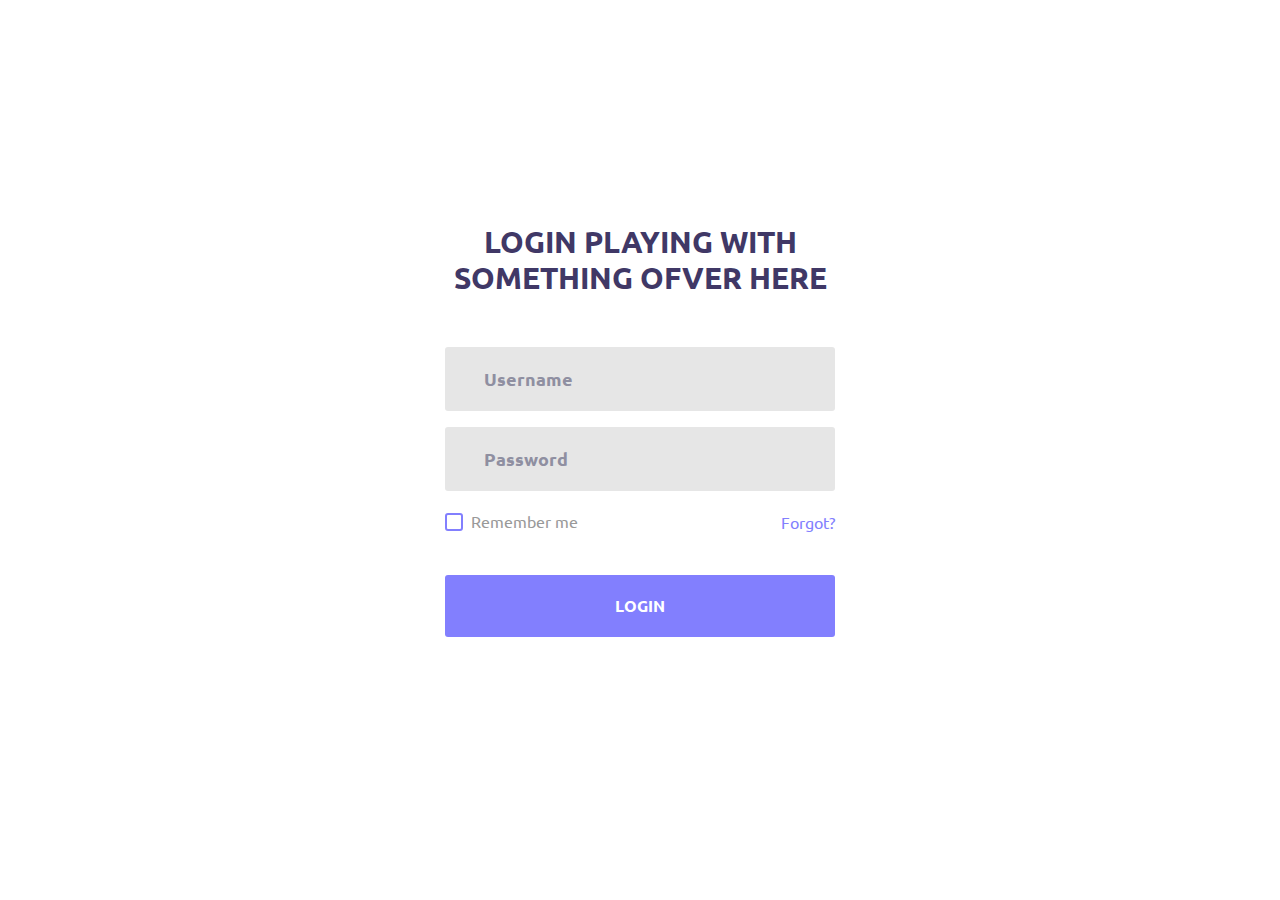
<file: index.html>
<!DOCTYPE html>
<html lang="en">
<head>
	<title>Login</title>
	<meta charset="UTF-8">
	<meta name="viewport" content="width=device-width, initial-scale=1">
<!--===============================================================================================-->	
	<link rel="icon" type="image/png" href="images/icons/favicon.ico"/>
<!--===============================================================================================-->
	<link rel="stylesheet" type="text/css" href="vendor/bootstrap/css/bootstrap.min.css">
<!--===============================================================================================-->
	<link rel="stylesheet" type="text/css" href="fonts/font-awesome-4.7.0/css/font-awesome.min.css">
<!--===============================================================================================-->
	<link rel="stylesheet" type="text/css" href="fonts/Linearicons-Free-v1.0.0/icon-font.min.css">
<!--===============================================================================================-->
	<link rel="stylesheet" type="text/css" href="vendor/animate/animate.css">
<!--===============================================================================================-->	
	<link rel="stylesheet" type="text/css" href="vendor/css-hamburgers/hamburgers.min.css">
<!--===============================================================================================-->
	<link rel="stylesheet" type="text/css" href="vendor/animsition/css/animsition.min.css">
<!--===============================================================================================-->
	<link rel="stylesheet" type="text/css" href="vendor/select2/select2.min.css">
<!--===============================================================================================-->	
	<link rel="stylesheet" type="text/css" href="vendor/daterangepicker/daterangepicker.css">
<!--===============================================================================================-->
	<link rel="stylesheet" type="text/css" href="css/util.css">
	<link rel="stylesheet" type="text/css" href="css/main.css">
<!--===============================================================================================-->
</head>
<style>

</style>
<body>
	
	<div class="limiter">
		<div class="container-login100">
			<div class="wrap-login100 p-t-50 p-b-90">
				<form class="login100-form validate-form flex-sb flex-w" action="login.php" method="POST">
					<span class="login100-form-title p-b-51">
						Login PLAYING wiTH SomETHing ofver here
					</span>

					
					<div class="wrap-input100 validate-input m-b-16" data-validate = "Username is required">
						<input class="input100" type="text" name="username" placeholder="Username">
						<span class="focus-input100"></span>
					</div>
					
					
					<div class="wrap-input100 validate-input m-b-16" data-validate = "Password is required">
						<input class="input100" type="password" name="password" placeholder="Password">
						<span class="focus-input100"></span>
					</div>
					
					<div class="flex-sb-m w-full p-t-3 p-b-24">
						<div class="contact100-form-checkbox">
							<input class="input-checkbox100" id="ckb1" type="checkbox" name="remember-me">
							<label class="label-checkbox100" for="ckb1">
								Remember me
							</label>
						</div>

						<div>
							<a href="#" class="txt1">
								Forgot?
							</a>
						</div>
					</div>

					<div class="container-login100-form-btn m-t-17">
						<button type="submit" name="login" class="login100-form-btn">
							Login
						</button>
					</div>

				</form>
			</div>
		</div>
	</div>
	

	<div id="dropDownSelect1"></div>
	
<!--===============================================================================================-->
	<script src="vendor/jquery/jquery-3.2.1.min.js"></script>
<!--===============================================================================================-->
	<script src="vendor/animsition/js/animsition.min.js"></script>
<!--===============================================================================================-->
	<script src="vendor/bootstrap/js/popper.js"></script>
	<script src="vendor/bootstrap/js/bootstrap.min.js"></script>
<!--===============================================================================================-->
	<script src="vendor/select2/select2.min.js"></script>
<!--===============================================================================================-->
	<script src="vendor/daterangepicker/moment.min.js"></script>
	<script src="vendor/daterangepicker/daterangepicker.js"></script>
<!--===============================================================================================-->
	<script src="vendor/countdowntime/countdowntime.js"></script>
<!--===============================================================================================-->
	<script src="js/main.js"></script>

</body>
</html>
</file>
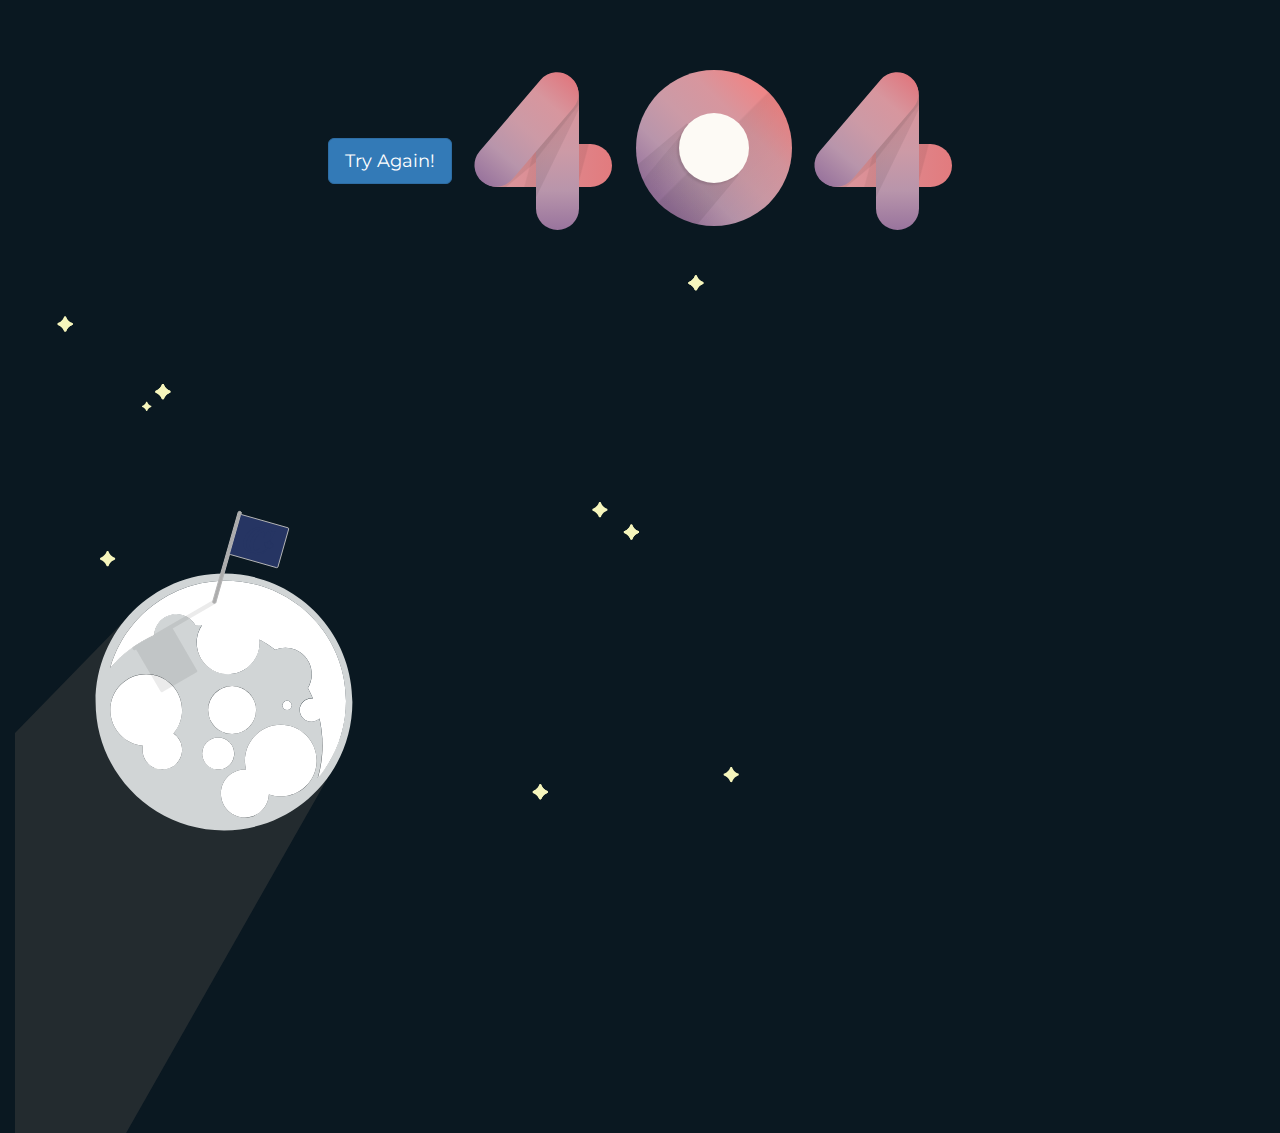
<file: errorSigningIn/index.html>
<!DOCTYPE html>
<html>
<head>
<title>404</title>
<meta charset="utf-8">
  <meta name="viewport" content="width=device-width, initial-scale=1">
  <link rel="stylesheet" href="https://maxcdn.bootstrapcdn.com/bootstrap/3.4.0/css/bootstrap.min.css">
  <script src="https://ajax.googleapis.com/ajax/libs/jquery/3.4.1/jquery.min.js"></script>
  <script src="https://maxcdn.bootstrapcdn.com/bootstrap/3.4.0/js/bootstrap.min.js"></script>
</head>
<style>
@import url('https://fonts.googleapis.com/css?family=Montserrat:400,600,700');
@import url('https://fonts.googleapis.com/css?family=Catamaran:400,800');
.error-container {
  text-align: center;
  font-size: 106px;
  font-family: 'Catamaran', sans-serif;
  font-weight: 800;
  margin: 70px 15px;
}
.error-container > span {
  display: inline-block;
  position: relative;
}
.error-container > span.four {
  width: 136px;
  height: 43px;
  border-radius: 999px;
  background:
    linear-gradient(140deg, rgba(0, 0, 0, 0.1) 0%, rgba(0, 0, 0, 0.07) 43%, transparent 44%, transparent 100%),
    linear-gradient(105deg, transparent 0%, transparent 40%, rgba(0, 0, 0, 0.06) 41%, rgba(0, 0, 0, 0.07) 76%, transparent 77%, transparent 100%),
    linear-gradient(to right, #d89ca4, #e27b7e);
}
.error-container > span.four:before,
.error-container > span.four:after {
  content: '';
  display: block;
  position: absolute;
  border-radius: 999px;
}
.error-container > span.four:before {
  width: 43px;
  height: 156px;
  left: 60px;
  bottom: -43px;
  background:
    linear-gradient(128deg, rgba(0, 0, 0, 0.1) 0%, rgba(0, 0, 0, 0.07) 40%, transparent 41%, transparent 100%),
    linear-gradient(116deg, rgba(0, 0, 0, 0.1) 0%, rgba(0, 0, 0, 0.07) 50%, transparent 51%, transparent 100%),
    linear-gradient(to top, #99749D, #B895AB, #CC9AA6, #D7969E, #E0787F);
}
.error-container > span.four:after {
  width: 137px;
  height: 43px;
  transform: rotate(-49.5deg);
  left: -18px;
  bottom: 36px;
  background: linear-gradient(to right, #99749D, #B895AB, #CC9AA6, #D7969E, #E0787F);
}

.error-container > span.zero {
  vertical-align: text-top;
  width: 156px;
  height: 156px;
  border-radius: 999px;
  background: linear-gradient(-45deg, transparent 0%, rgba(0, 0, 0, 0.06) 50%,  transparent 51%, transparent 100%),
    linear-gradient(to top right, #99749D, #99749D, #B895AB, #CC9AA6, #D7969E, #ED8687, #ED8687);
  overflow: hidden;
  animation: bgshadow 5s infinite;
}
.error-container > span.zero:before {
  content: '';
  display: block;
  position: absolute;
  transform: rotate(45deg);
  width: 90px;
  height: 90px;
  background-color: transparent;
  left: 0px;
  bottom: 0px;
  background:
    linear-gradient(95deg, transparent 0%, transparent 8%, rgba(0, 0, 0, 0.07) 9%, transparent 50%, transparent 100%),
    linear-gradient(85deg, transparent 0%, transparent 19%, rgba(0, 0, 0, 0.05) 20%, rgba(0, 0, 0, 0.07) 91%, transparent 92%, transparent 100%);
}
.error-container > span.zero:after {
  content: '';
  display: block;
  position: absolute;
  border-radius: 999px;
  width: 70px;
  height: 70px;
  left: 43px;
  bottom: 43px;
  background: #FDFAF5;
  box-shadow: -2px 2px 2px 0px rgba(0, 0, 0, 0.1);
}

.screen-reader-text {
    position: absolute;
    top: -9999em;
    left: -9999em;
}
    
@keyframes bgshadow {
  0% {
    box-shadow: inset -160px 160px 0px 5px rgba(0, 0, 0, 0.4);
  }
  45% {
    box-shadow: inset 0px 0px 0px 0px rgba(0, 0, 0, 0.1);
  }
  55% {
    box-shadow: inset 0px 0px 0px 0px rgba(0, 0, 0, 0.1);
  }
  100% {
    box-shadow: inset 160px -160px 0px 5px rgba(0, 0, 0, 0.4);
  }
}

/* demo stuff */
* {
    -webkit-box-sizing: border-box;
    -moz-box-sizing: border-box;
    box-sizing: border-box;
}
body {
  background-color: #FDFAF5;
  margin-bottom: 50px;
}
html, button, input, select, textarea {
    font-family: 'Montserrat', Helvetica, sans-serif;
    color: #bbb;
}
h1 {
  text-align: center;
  margin: 30px 15px;
}
.zoom-area { 
  max-width: 490px;
  margin: 30px auto 30px;
  font-size: 19px;
  text-align: center;
}
.link-container {
  text-align: center;
}
a.more-link {
  text-transform: uppercase;
  font-size: 13px;
    background-color: #de7e85;
    padding: 10px 15px;
    border-radius: 0;
    color: #fff;
    display: inline-block;
    margin-right: 5px;
    margin-bottom: 5px;
    line-height: 1.5;
    text-decoration: none;
  margin-top: 50px;
  letter-spacing: 1px;
}
</style>
<style>
body {
  margin: 0;
  padding: 0;
  background-color: #0a1821;
  height: 100vh;
  width: 100vw;
  font-family: Roboto, Arial, sans-serif;
  color: #fff;
  text-align: center;
}
.not-found {
  width: 560px;
  height: 225px;
  margin-right: -10px;
}
.starry-sky {
  display: block;
  width: 100vw;
  height: 100vh;
  object-fit: cover;
}
.search-icon {
  display: inline-block;
}
.notfound-copy {
  color: #fff;
  position: fixed;
  top: 25px;
  right: 10%;
  text-align: right;
}
h1 {
   font-weight: 700;
  font-size: 40px;
}
a {
  font-weight: 300;
  color: #fff;
  border-bottom: 1.5px solid #5581d4;
  text-decoration: none;
}
a:hover {
  font-weight: 300;
  color: #fff;
  border-bottom: 2px solid #fff;
  text-decoration: none;
}
/* change to alternating star opacities */
.all-stars {
  animation: blinkblink 7s linear infinite;
}

@keyframes blinkblink {  
  50% { opacity: 0.1; }
}
.moon {
}
input[type=text] {
  color: #fff;
  background-color: #0a1821;
  padding:5px; 
  border: none; 
  border-bottom:2px solid #ccc; 
  font-size: 18px;
}
input[type=text]:focus {
  border-color:none; 
  border-bottom:2px solid #ccc;
  }
</style>

<body>
    <section class="error-container">
        <button type="button"class="btn btn-primary btn-lg" id="myButton">Try Again!</button>

        <span class="four"><span class="screen-reader-text">4</span></span>
        <span class="zero"><span class="screen-reader-text">0</span></span>
        <span class="four"><span class="screen-reader-text">4</span></span>
        <svg aria-labelledby="Starry sky" alt="Starry sky" class="starry-sky">    
        <title id="svgtitle2">Starry sky</title>
        <!-- STARS START -->
        <g class="all-stars" fill="#F6F5BC">
                <path class="stars-one" d="M148.9 151.5c-.3-.3-.6-.4-1-.4s-.7.1-1 .4c-1.6 4.9-6.2 6.2-6.2 6.2-.3.3-.4.6-.4 1s.1.7.4 1c4.9 1.6 6.2 6.2 6.2 6.2.3.3.6.4 1 .4s.7-.1 1-.4c1.6-4.9 6.2-6.2 6.2-6.2.3-.3.4-.6.4-1s-.1-.7-.4-1c-5-1.7-6.2-6.2-6.2-6.2zM93.6 "/>
            <path class="stars-two" d="M148.9 540.6c-4.9-1.6-6.2-6.2-6.2-6.2-.3-.3-.6-.4-1-.4s-.7.1-1 .4c-1.6 4.9-6.2 6.2-6.2 6.2-.3.3-.4.6-.4 1s.1.7.4 1c4.9 1.6 6.2 6.2 6.2 6.2.3.3.6.4 1 .4s.7-.1 1-.4c1.6-4.9 6.2-6.2 6.2-6.2.3-.3.4-.6.4-1s-.1-.8-.4-1zM526.3 551.7c-.3-.3-.6-.4-1-.4s-.7.1-1 .4c-1.6 4.9-6.2 6.2-6.2 6.2-.3.3-.4.6-.4 1s.1.7.4 1c4.9 1.6 6.2 6.2 6.2 6.2.3.3.6.4 1 .4s.7-.1 1-.4c1.6-4.9 6.2-6.2 6.2-6.2.3-.3.4-.6.4-1s-.1-.7-.4-1c-5-1.7-6.2-6.2-6.2-6.2zM617.4 291.9c-.3-.3-.6-.4-1-.4s-.7.1-1 .4c-1.6 4.9-6.2 6.2-6.2 6.2-.3.3-.4.6-.4 1s.1.7.4 1c4.9 1.6 6.2 6.2 6.2 6.2.3.3.6.4 1 .4s.7-.1 1-.4c1.6-4.9 6.2-6.2 6.2-6.2.3-.3.4-.6.4-1s-.1-.7-.4-1c-5-1.6-6.2-6.2-6.2-6.2zM681.9 42.7c-.3-.3-.6-.4-1-.4s-.7.1-1 .4c-1.6 4.9-6.2 6.2-6.2 6.2-.3.3-.4.6-.4 1s.1.7.4 1c4.9 1.6 6.2 6.2 6.2 6.2.3.3.6.4 1 .4s.7-.1 1-.4c1.6-4.9 6.2-6.2 6.2-6.2.3-.3.4-.6.4-1s-.1-.7-.4-1c-5-1.7-6.2-6.2-6.2-6.2zM51.1 83.9c-.3-.3-.6-.4-1-.4s-.7.1-1 .4C47.5 88.8 43 90 43 90c-.3.3-.4.6-.4 1s.1.7.4 1c4.9 1.6 6.2 6.2 6.2 6.2.3.3.6.4 1 .4s.7-.1 1-.4c1.6-4.9 6.2-6.2 6.2-6.2.3-.3.4-.6.4-1s-.1-.7-.4-1c-5.1-1.6-6.3-6.1-6.3-6.1z"/>
            <path class="all-stars" d="M148.9 151.5c-.3-.3-.6-.4-1-.4s-.7.1-1 .4c-1.6 4.9-6.2 6.2-6.2 6.2-.3.3-.4.6-.4 1s.1.7.4 1c4.9 1.6 6.2 6.2 6.2 6.2.3.3.6.4 1 .4s.7-.1 1-.4c1.6-4.9 6.2-6.2 6.2-6.2.3-.3.4-.6.4-1s-.1-.7-.4-1c-5-1.7-6.2-6.2-6.2-6.2zM93.6 318.5c-.3-.3-.6-.4-1-.4s-.7.1-1 .4c-1.6 4.9-6.2 6.2-6.2 6.2-.3.3-.4.6-.4 1s.1.7.4 1c4.9 1.6 6.2 6.2 6.2 6.2.3.3.6.4 1 .4s.7-.1 1-.4c1.6-4.9 6.2-6.2 6.2-6.2.3-.3.4-.6.4-1s-.1-.7-.4-1c-5-1.7-6.2-6.2-6.2-6.2zM132.3 169c-.2-.2-.4-.3-.6-.3s-.4.1-.6.3c-1 3.1-3.8 3.8-3.8 3.8-.2.2-.3.4-.3.6 0 .2.1.4.3.6 3.1 1 3.8 3.8 3.8 3.8.2.2.4.3.6.3s.4-.1.6-.3c1-3.1 3.8-3.8 3.8-3.8.2-.2.3-.4.3-.6 0-.2-.1-.4-.3-.6-3-.9-3.8-3.8-3.8-3.8zM585.9 269.5c-.3-.3-.6-.4-1-.4s-.7.1-1 .4c-1.6 4.9-6.2 6.2-6.2 6.2-.3.3-.4.6-.4 1s.1.7.4 1c4.9 1.6 6.2 6.2 6.2 6.2.3.3.6.4 1 .4s.7-.1 1-.4c1.6-4.9 6.2-6.2 6.2-6.2.3-.3.4-.6.4-1s-.1-.7-.4-1c-5-1.7-6.2-6.2-6.2-6.2zM723.4 540.6c-4.9-1.6-6.2-6.2-6.2-6.2-.3-.3-.6-.4-1-.4s-.7.1-1 .4c-1.6 4.9-6.2 6.2-6.2 6.2-.3.3-.4.6-.4 1s.1.7.4 1c4.9 1.6 6.2 6.2 6.2 6.2.3.3.6.4 1 .4s.7-.1 1-.4c1.6-4.9 6.2-6.2 6.2-6.2.3-.3.4-.6.4-1s-.1-.8-.4-1zM526.3 551.7c-.3-.3-.6-.4-1-.4s-.7.1-1 .4c-1.6 4.9-6.2 6.2-6.2 6.2-.3.3-.4.6-.4 1s.1.7.4 1c4.9 1.6 6.2 6.2 6.2 6.2.3.3.6.4 1 .4s.7-.1 1-.4c1.6-4.9 6.2-6.2 6.2-6.2.3-.3.4-.6.4-1s-.1-.7-.4-1c-5-1.7-6.2-6.2-6.2-6.2zM617.4 291.9c-.3-.3-.6-.4-1-.4s-.7.1-1 .4c-1.6 4.9-6.2 6.2-6.2 6.2-.3.3-.4.6-.4 1s.1.7.4 1c4.9 1.6 6.2 6.2 6.2 6.2.3.3.6.4 1 .4s.7-.1 1-.4c1.6-4.9 6.2-6.2 6.2-6.2.3-.3.4-.6.4-1s-.1-.7-.4-1c-5-1.6-6.2-6.2-6.2-6.2zM681.9 42.7c-.3-.3-.6-.4-1-.4s-.7.1-1 .4c-1.6 4.9-6.2 6.2-6.2 6.2-.3.3-.4.6-.4 1s.1.7.4 1c4.9 1.6 6.2 6.2 6.2 6.2.3.3.6.4 1 .4s.7-.1 1-.4c1.6-4.9 6.2-6.2 6.2-6.2.3-.3.4-.6.4-1s-.1-.7-.4-1c-5-1.7-6.2-6.2-6.2-6.2zM51.1 83.9c-.3-.3-.6-.4-1-.4s-.7.1-1 .4C47.5 88.8 43 90 43 90c-.3.3-.4.6-.4 1s.1.7.4 1c4.9 1.6 6.2 6.2 6.2 6.2.3.3.6.4 1 .4s.7-.1 1-.4c1.6-4.9 6.2-6.2 6.2-6.2.3-.3.4-.6.4-1s-.1-.7-.4-1c-5.1-1.6-6.3-6.1-6.3-6.1z"/>
        </g>
        <!-- Moon shadow -->
        <g class="moon">
            <path opacity=".5" fill="#3B3D3D" d="M122.7 373.9L-237.1 744l283.8 269.4 279.9-492.8z"/>
            <!-- Moon color base -->
            <g fill="#D1D5D6">
            <path d="M209 340.6c-70.9 0-128.4 57.5-128.4 128.4S138.1 597.4 209 597.4 337.4 539.9 337.4 469 279.9 340.6 209 340.6zm-41.9 176.1c0 10.9-8.9 19.8-19.8 19.8s-19.8-8.9-19.8-19.8c0-1.4.1-2.7.4-4-18.3-1.7-32.6-17-32.6-35.7 0-19.8 16.1-35.9 35.9-35.9 19.8 0 35.9 16.1 35.9 35.9 0 8.9-3.3 17.1-8.6 23.3 5.1 3.7 8.6 9.7 8.6 16.4zm20.2 3.9c0-8.8 7.1-16 16-16 8.8 0 16 7.1 16 16 0 8.8-7.1 16-16 16-8.9-.1-16-7.2-16-16zm5.8-43.5c0-13.3 10.7-24 24-24s24 10.7 24 24-10.7 24-24 24-24-10.8-24-24zm72.7 86.4c-4.2 0-8.2-.7-11.9-2-.5 12.8-11 23.1-24 23.1-13.3 0-24-10.7-24-24s10.7-24 24-24h1.1c-.7-2.9-1.1-5.8-1.1-8.9 0-19.8 16.1-35.9 35.9-35.9 19.8 0 35.9 16.1 35.9 35.9s-16.1 35.8-35.9 35.8zm10.9-91.1c0 2.6-2.1 4.6-4.6 4.6-2.6 0-4.6-2.1-4.6-4.6 0-2.6 2.1-4.6 4.6-4.6 2.5 0 4.6 2.1 4.6 4.6zm27.7 13.1c-2.1 2-4.9 3.2-8.1 3.2-6.5 0-11.7-5.2-11.7-11.7 0-6.5 5.2-11.7 11.7-11.7.5 0 1.1 0 1.6.1-1.5-3.6-3.2-7.1-5.1-10.5 2.5-4 3.9-8.7 3.9-13.8 0-14.6-11.8-26.4-26.4-26.4-3.6 0-7 .7-10.2 2-4.9-3.8-10.2-7.2-15.7-10.2.1 1 .2 2 .2 3.1 0 17.4-14.1 31.5-31.5 31.5-16.7 0-30.4-13-31.4-29.5 0-.7-.1-1.3-.1-2 0-3.4.5-6.6 1.5-9.6.9-2.8 2.2-5.5 3.8-7.9-2.2 0-4.3.1-6.5.2-3.8-6.7-11-11.2-19.2-11.2-11.8 0-21.5 9.3-22.1 21-17.1 7.5-32.1 18.8-43.9 32.8 14.3-50.3 60.6-87.2 115.6-87.2 66.3 0 120.1 53.8 120.1 120.1 0 29.5-10.6 56.4-28.2 77.3 3-10.5 4.6-21.5 4.6-32.9.1-9.1-.9-18.1-2.9-26.7z"/><circle cx="256.3" cy="384.3" r="14.1"/></g><g fill="#FFF"><circle cx="217.1" cy="477.1" r="24"/><path d="M265.8 491.7c-19.8 0-35.9 16.1-35.9 35.9 0 3.1.4 6.1 1.1 8.9h-1.1c-13.3 0-24 10.7-24 24s10.7 24 24 24c12.9 0 23.5-10.2 24-23.1 3.7 1.3 7.7 2 11.9 2 19.8 0 35.9-16.1 35.9-35.9s-16.1-35.8-35.9-35.8zM131.2 441.2c-19.8 0-35.9 16.1-35.9 35.9 0 18.7 14.3 34.1 32.6 35.7-.3 1.3-.4 2.6-.4 4 0 10.9 8.9 19.8 19.8 19.8s19.8-8.9 19.8-19.8c0-6.8-3.4-12.8-8.6-16.3 5.4-6.3 8.6-14.4 8.6-23.3 0-20-16.1-36-35.9-36z"/><path d="M331 467.9c0-66.3-53.8-120.1-120.1-120.1-54.9 0-101.3 36.9-115.6 87.2 11.8-14.1 26.9-25.4 43.9-32.8.6-11.7 10.2-21 22.1-21 8.2 0 15.4 4.5 19.2 11.2 2.2-.1 4.3-.2 6.5-.2-1.6 2.4-2.9 5.1-3.8 7.9-1 3-1.5 6.3-1.5 9.6 0 .7 0 1.3.1 2 1 16.5 14.7 29.5 31.4 29.5 17.4 0 31.5-14.1 31.5-31.5 0-1-.1-2.1-.2-3.1 5.5 3 10.7 6.4 15.7 10.2 3.1-1.3 6.6-2 10.2-2 14.6 0 26.4 11.8 26.4 26.4 0 5-1.4 9.8-3.9 13.8 1.9 3.4 3.6 6.9 5.1 10.5-.5-.1-1.1-.1-1.6-.1-6.5 0-11.7 5.2-11.7 11.7 0 6.5 5.2 11.7 11.7 11.7 3.1 0 6-1.2 8.1-3.2 2 8.6 3 17.6 3 26.8 0 11.4-1.6 22.5-4.6 32.9 17.5-21 28.1-48 28.1-77.4z"/>
            <circle cx="203.2" cy="520.6" r="16"/>
            <circle cx="272.1" cy="472.4" r="4.6"/></g>
            <path opacity=".1" fill-rule="evenodd" clip-rule="evenodd" fill="#3B3D3D" d="M201.2 368.2l-.4-.8c-.4-.7-1.4-1-2.1-.6l-80.5 46.8c-.7.4-1 1.4-.6 2.1l.4.8c.3.5.8.8 1.4.8.3 0 .5-.1.8-.2l1-.6c0 .1.1.3.2.4l24.2 41.7c.2.4.7.7 1.2.7.2 0 .5-.1.7-.2l34.1-19.8c.3-.2.5-.5.6-.8.1-.4 0-.7-.1-1l-24.2-41.7-.3-.3 43.2-25.1c.4-.2.6-.5.7-1-.1-.4-.1-.8-.3-1.2z"/>
            <!-- Flag stick -->
            <g><path fill="#acacac" stroke="#B5B5B6" stroke-miterlimit="10" d="M200.8 369.5c-.2.6-.8 1-1.4.8l-.9-.2c-.6-.2-1-.8-.8-1.4l25.5-89.5c.2-.6.8-1 1.4-.8l.9.2c.6.2 1 .8.8 1.4l-25.5 89.5z"/>
            <path fill-rule="evenodd" clip-rule="evenodd" fill="#263563" stroke="#B5B5B6" stroke-miterlimit="10" d="M262.9 334c-.1.5-.7.8-1.2.7l-46.4-13.2c-.5-.1-.8-.7-.7-1.2l10.8-38c.1-.5.7-.8 1.2-.7l46.4 13.2c.5.1.8.7.7 1.2l-10.8 38z"/>
            <g fill-rule="evenodd" clip-rule="evenodd" fill="#263563"> <!-- #F9DA1E -->
            <path d="M249 311.1c.4.6.8 1.1 1.2 1.6.4.5.9.9.3 1.6.8.2 1.6.3 2.3.5-.1.4-.2.6-.2.9 0 .1.1.2.1.3.1-.1.2-.1.2-.2l.3-.9c.7.3 1.4.5 2.1.7.1-.8.1-.8 1-1.2.7-.3 1.3-.5 2-.8-.5-.7-.5-.7 0-1.3.1-.2.2-.4.4-.5-.5-.5-1.6.1-1.6-1.1-.4.3-.7.5-1 .7-.2.1-.4.1-.6.2 0-.2 0-.4.1-.6l.9-1.8c-.3.1-.6.1-.8.2-.2-.7-.3-1.3-.5-2-.5.5-1 .9-1.5 1.4l-.6-.6c-.1.8-.1 1.5-.2 2.3 0 .1-.1.3-.2.4-.1-.1-.3-.2-.3-.3-.2-.4-.3-.8-.5-1.2-.6.5-.6.5-1.3.2-.2-.1-.4-.1-.6-.2-.4.5.4 1.5-1 1.7z"/>
            <path d="M260.2 298.6c-.6 1.1-1.2 2.2-1.8 3.4-.6 1.3-1.3 2.5-1.9 3.8-.4.8-.5.9-1.4.4.2-.8.4-1.6.5-2.4.1-.5.1-1 .2-1.5.1-1.8-1.4-3.7-3.2-3.9-.1 0-.4.2-.5.3-.9 1.6-1.7 3.3-2.5 5 0 .1-.1.2-.1.2-.2.2-.1.6-.6.4-.4-.2-.1-.4-.1-.7.2-.9.4-1.8.5-2.8 0-.7-.1-1.4-.3-2.1-.1-.4-.3-.5-.8-.4-1.8.7-3.3 1.7-4.5 3.1-2.5 2.6-4.3 5.6-5.2 9.1-.5 1.9-.5 3.8.3 5.6.8 1.7 1.2 1.8 2.8.8.7-.4 1.3-.9 2-1.4.3-.2.6-.3 1 0-1.2 1-2.4 2-3.7 2.9.7.6 1.6.8 2.6 1 2.5.4 4.6-.7 6.4-2.3.7-.6 1.2-.5 1.9-.2v.1c-2 2.2-4.2 4.1-7.3 4.3-2.3.2-4.4-.4-6.4-1.8-.2-.2-.5-.3-.8-.3-5.5.1-9.3-3.9-9-9.4 0-.7.1-1.4.2-2 .2-.6.4-1.3.5-1.9.1-.2.2-.3.3-.5.6-1.2 1.1-2.5 1.9-3.6 2.5-3.8 5.9-6.4 10.5-7.2 1.9-.3 3.9-.3 5.6.6 1.1.6 2.1.7 3.3.7.6 0 1.2.1 1.8.1.5.1.9.3 1.4.4.2.1.5.3.7.4.8.6 1.6 1.1 2.4 1.7.4.3.8.4 1.2.1.4-.2.7-.5 1.1-.7.3.5.7.6 1 .7zm-13.4-2c-.7-.5-2.1-.7-3.4-.6-2.1.2-3.8 1.2-5.3 2.4-2.4 2-4.2 4.6-5.5 7.5-.8 1.7-1.3 3.5-1.3 5.4 0 2.5.8 4.6 3.1 5.9.6.3 1.2.5 1.9.8 0-.1.1-.1.1-.2s-.1-.2-.1-.2c-1-1.5-1.4-3.1-1.4-4.9-.1-2.3.5-4.5 1.5-6.6 1.6-3.3 3.9-6.1 7.1-8 .9-.5 2.1-.9 3.3-1.5z"/>
            <path d="M249 311.1c1.4-.1.5-1.1.8-1.8.2.1.4.1.6.2.7.3.7.3 1.3-.2.2.4.3.8.5 1.2l.3.3c.1-.1.2-.3.2-.4.1-.7.1-1.5.2-2.3l.6.6c.5-.4 1-.9 1.5-1.4.2.7.4 1.3.5 2 .3-.1.5-.1.8-.2-.3.7-.6 1.2-.9 1.8-.1.2-.1.4-.1.6.2-.1.4-.1.6-.2.3-.2.6-.4 1-.7 0 1.2 1.1.7 1.6 1.1-.1.2-.2.3-.4.5-.5.7-.5.7 0 1.3-.7.3-1.3.5-2 .8-.8.3-.8.3-1 1.2-.7-.2-1.3-.5-2.1-.7l-.3.9c0 .1-.2.2-.2.2 0-.1-.1-.2-.1-.3 0-.3.1-.5.2-.9-.7-.2-1.5-.3-2.3-.5.6-.7.1-1.2-.3-1.6-.1-.5-.5-1-1-1.5z"/></g></g></g>
    </svg>
    </section>
</body>
<script>
    document.getElementById("myButton").onclick = function () {
        location.href = "https://web.njit.edu/~ak979/signin/";
    };
</script>
</html>
</file>
<file: vendor/daterangepicker/daterangepicker.css>
.daterangepicker {
  position: absolute;
  color: inherit;
  background-color: #fff;
  border-radius: 4px;
  width: 278px;
  padding: 4px;
  margin-top: 1px;
  top: 100px;
  left: 20px;
  /* Calendars */ }
  .daterangepicker:before, .daterangepicker:after {
    position: absolute;
    display: inline-block;
    border-bottom-color: rgba(0, 0, 0, 0.2);
    content: ''; }
  .daterangepicker:before {
    top: -7px;
    border-right: 7px solid transparent;
    border-left: 7px solid transparent;
    border-bottom: 7px solid #ccc; }
  .daterangepicker:after {
    top: -6px;
    border-right: 6px solid transparent;
    border-bottom: 6px solid #fff;
    border-left: 6px solid transparent; }
  .daterangepicker.opensleft:before {
    right: 9px; }
  .daterangepicker.opensleft:after {
    right: 10px; }
  .daterangepicker.openscenter:before {
    left: 0;
    right: 0;
    width: 0;
    margin-left: auto;
    margin-right: auto; }
  .daterangepicker.openscenter:after {
    left: 0;
    right: 0;
    width: 0;
    margin-left: auto;
    margin-right: auto; }
  .daterangepicker.opensright:before {
    left: 9px; }
  .daterangepicker.opensright:after {
    left: 10px; }
  .daterangepicker.dropup {
    margin-top: -5px; }
    .daterangepicker.dropup:before {
      top: initial;
      bottom: -7px;
      border-bottom: initial;
      border-top: 7px solid #ccc; }
    .daterangepicker.dropup:after {
      top: initial;
      bottom: -6px;
      border-bottom: initial;
      border-top: 6px solid #fff; }
  .daterangepicker.dropdown-menu {
    max-width: none;
    z-index: 3001; }
  .daterangepicker.single .ranges, .daterangepicker.single .calendar {
    float: none; }
  .daterangepicker.show-calendar .calendar {
    display: block; }
  .daterangepicker .calendar {
    display: none;
    max-width: 270px;
    margin: 4px; }
    .daterangepicker .calendar.single .calendar-table {
      border: none; }
    .daterangepicker .calendar th, .daterangepicker .calendar td {
      white-space: nowrap;
      text-align: center;
      min-width: 32px; }
  .daterangepicker .calendar-table {
    border: 1px solid #fff;
    padding: 4px;
    border-radius: 4px;
    background-color: #fff; }
  .daterangepicker table {
    width: 100%;
    margin: 0; }
  .daterangepicker td, .daterangepicker th {
    text-align: center;
    width: 20px;
    height: 20px;
    border-radius: 4px;
    border: 1px solid transparent;
    white-space: nowrap;
    cursor: pointer; }
    .daterangepicker td.available:hover, .daterangepicker th.available:hover {
      background-color: #eee;
      border-color: transparent;
      color: inherit; }
    .daterangepicker td.week, .daterangepicker th.week {
      font-size: 80%;
      color: #ccc; }
  .daterangepicker td.off, .daterangepicker td.off.in-range, .daterangepicker td.off.start-date, .daterangepicker td.off.end-date {
    background-color: #fff;
    border-color: transparent;
    color: #999; }
  .daterangepicker td.in-range {
    background-color: #ebf4f8;
    border-color: transparent;
    color: #000;
    border-radius: 0; }
  .daterangepicker td.start-date {
    border-radius: 4px 0 0 4px; }
  .daterangepicker td.end-date {
    border-radius: 0 4px 4px 0; }
  .daterangepicker td.start-date.end-date {
    border-radius: 4px; }
  .daterangepicker td.active, .daterangepicker td.active:hover {
    background-color: #357ebd;
    border-color: transparent;
    color: #fff; }
  .daterangepicker th.month {
    width: auto; }
  .daterangepicker td.disabled, .daterangepicker option.disabled {
    color: #999;
    cursor: not-allowed;
    text-decoration: line-through; }
  .daterangepicker select.monthselect, .daterangepicker select.yearselect {
    font-size: 12px;
    padding: 1px;
    height: auto;
    margin: 0;
    cursor: default; }
  .daterangepicker select.monthselect {
    margin-right: 2%;
    width: 56%; }
  .daterangepicker select.yearselect {
    width: 40%; }
  .daterangepicker select.hourselect, .daterangepicker select.minuteselect, .daterangepicker select.secondselect, .daterangepicker select.ampmselect {
    width: 50px;
    margin-bottom: 0; }
  .daterangepicker .input-mini {
    border: 1px solid #ccc;
    border-radius: 4px;
    color: #555;
    height: 30px;
    line-height: 30px;
    display: block;
    vertical-align: middle;
    margin: 0 0 5px 0;
    padding: 0 6px 0 28px;
    width: 100%; }
    .daterangepicker .input-mini.active {
      border: 1px solid #08c;
      border-radius: 4px; }
  .daterangepicker .daterangepicker_input {
    position: relative; }
    .daterangepicker .daterangepicker_input i {
      position: absolute;
      left: 8px;
      top: 8px; }
  .daterangepicker.rtl .input-mini {
    padding-right: 28px;
    padding-left: 6px; }
  .daterangepicker.rtl .daterangepicker_input i {
    left: auto;
    right: 8px; }
  .daterangepicker .calendar-time {
    text-align: center;
    margin: 5px auto;
    line-height: 30px;
    position: relative;
    padding-left: 28px; }
    .daterangepicker .calendar-time select.disabled {
      color: #ccc;
      cursor: not-allowed; }

.ranges {
  font-size: 11px;
  float: none;
  margin: 4px;
  text-align: left; }
  .ranges ul {
    list-style: none;
    margin: 0 auto;
    padding: 0;
    width: 100%; }
  .ranges li {
    font-size: 13px;
    background-color: #f5f5f5;
    border: 1px solid #f5f5f5;
    border-radius: 4px;
    color: #08c;
    padding: 3px 12px;
    margin-bottom: 8px;
    cursor: pointer; }
    .ranges li:hover {
      background-color: #08c;
      border: 1px solid #08c;
      color: #fff; }
    .ranges li.active {
      background-color: #08c;
      border: 1px solid #08c;
      color: #fff; }

/*  Larger Screen Styling */
@media (min-width: 564px) {
  .daterangepicker {
    width: auto; }
    .daterangepicker .ranges ul {
      width: 160px; }
    .daterangepicker.single .ranges ul {
      width: 100%; }
    .daterangepicker.single .calendar.left {
      clear: none; }
    .daterangepicker.single.ltr .ranges, .daterangepicker.single.ltr .calendar {
      float: left; }
    .daterangepicker.single.rtl .ranges, .daterangepicker.single.rtl .calendar {
      float: right; }
    .daterangepicker.ltr {
      direction: ltr;
      text-align: left; }
      .daterangepicker.ltr .calendar.left {
        clear: left;
        margin-right: 0; }
        .daterangepicker.ltr .calendar.left .calendar-table {
          border-right: none;
          border-top-right-radius: 0;
          border-bottom-right-radius: 0; }
      .daterangepicker.ltr .calendar.right {
        margin-left: 0; }
        .daterangepicker.ltr .calendar.right .calendar-table {
          border-left: none;
          border-top-left-radius: 0;
          border-bottom-left-radius: 0; }
      .daterangepicker.ltr .left .daterangepicker_input {
        padding-right: 12px; }
      .daterangepicker.ltr .calendar.left .calendar-table {
        padding-right: 12px; }
      .daterangepicker.ltr .ranges, .daterangepicker.ltr .calendar {
        float: left; }
    .daterangepicker.rtl {
      direction: rtl;
      text-align: right; }
      .daterangepicker.rtl .calendar.left {
        clear: right;
        margin-left: 0; }
        .daterangepicker.rtl .calendar.left .calendar-table {
          border-left: none;
          border-top-left-radius: 0;
          border-bottom-left-radius: 0; }
      .daterangepicker.rtl .calendar.right {
        margin-right: 0; }
        .daterangepicker.rtl .calendar.right .calendar-table {
          border-right: none;
          border-top-right-radius: 0;
          border-bottom-right-radius: 0; }
      .daterangepicker.rtl .left .daterangepicker_input {
        padding-left: 12px; }
      .daterangepicker.rtl .calendar.left .calendar-table {
        padding-left: 12px; }
      .daterangepicker.rtl .ranges, .daterangepicker.rtl .calendar {
        text-align: right;
        float: right; } }
@media (min-width: 730px) {
  .daterangepicker .ranges {
    width: auto; }
  .daterangepicker.ltr .ranges {
    float: left; }
  .daterangepicker.rtl .ranges {
    float: right; }
  .daterangepicker .calendar.left {
    clear: none !important; } }
</file>
<file: css/util.css>
/*[ FONT SIZE ]
///////////////////////////////////////////////////////////
*/
.fs-1 {font-size: 1px;}
.fs-2 {font-size: 2px;}
.fs-3 {font-size: 3px;}
.fs-4 {font-size: 4px;}
.fs-5 {font-size: 5px;}
.fs-6 {font-size: 6px;}
.fs-7 {font-size: 7px;}
.fs-8 {font-size: 8px;}
.fs-9 {font-size: 9px;}
.fs-10 {font-size: 10px;}
.fs-11 {font-size: 11px;}
.fs-12 {font-size: 12px;}
.fs-13 {font-size: 13px;}
.fs-14 {font-size: 14px;}
.fs-15 {font-size: 15px;}
.fs-16 {font-size: 16px;}
.fs-17 {font-size: 17px;}
.fs-18 {font-size: 18px;}
.fs-19 {font-size: 19px;}
.fs-20 {font-size: 20px;}
.fs-21 {font-size: 21px;}
.fs-22 {font-size: 22px;}
.fs-23 {font-size: 23px;}
.fs-24 {font-size: 24px;}
.fs-25 {font-size: 25px;}
.fs-26 {font-size: 26px;}
.fs-27 {font-size: 27px;}
.fs-28 {font-size: 28px;}
.fs-29 {font-size: 29px;}
.fs-30 {font-size: 30px;}
.fs-31 {font-size: 31px;}
.fs-32 {font-size: 32px;}
.fs-33 {font-size: 33px;}
.fs-34 {font-size: 34px;}
.fs-35 {font-size: 35px;}
.fs-36 {font-size: 36px;}
.fs-37 {font-size: 37px;}
.fs-38 {font-size: 38px;}
.fs-39 {font-size: 39px;}
.fs-40 {font-size: 40px;}
.fs-41 {font-size: 41px;}
.fs-42 {font-size: 42px;}
.fs-43 {font-size: 43px;}
.fs-44 {font-size: 44px;}
.fs-45 {font-size: 45px;}
.fs-46 {font-size: 46px;}
.fs-47 {font-size: 47px;}
.fs-48 {font-size: 48px;}
.fs-49 {font-size: 49px;}
.fs-50 {font-size: 50px;}
.fs-51 {font-size: 51px;}
.fs-52 {font-size: 52px;}
.fs-53 {font-size: 53px;}
.fs-54 {font-size: 54px;}
.fs-55 {font-size: 55px;}
.fs-56 {font-size: 56px;}
.fs-57 {font-size: 57px;}
.fs-58 {font-size: 58px;}
.fs-59 {font-size: 59px;}
.fs-60 {font-size: 60px;}
.fs-61 {font-size: 61px;}
.fs-62 {font-size: 62px;}
.fs-63 {font-size: 63px;}
.fs-64 {font-size: 64px;}
.fs-65 {font-size: 65px;}
.fs-66 {font-size: 66px;}
.fs-67 {font-size: 67px;}
.fs-68 {font-size: 68px;}
.fs-69 {font-size: 69px;}
.fs-70 {font-size: 70px;}
.fs-71 {font-size: 71px;}
.fs-72 {font-size: 72px;}
.fs-73 {font-size: 73px;}
.fs-74 {font-size: 74px;}
.fs-75 {font-size: 75px;}
.fs-76 {font-size: 76px;}
.fs-77 {font-size: 77px;}
.fs-78 {font-size: 78px;}
.fs-79 {font-size: 79px;}
.fs-80 {font-size: 80px;}
.fs-81 {font-size: 81px;}
.fs-82 {font-size: 82px;}
.fs-83 {font-size: 83px;}
.fs-84 {font-size: 84px;}
.fs-85 {font-size: 85px;}
.fs-86 {font-size: 86px;}
.fs-87 {font-size: 87px;}
.fs-88 {font-size: 88px;}
.fs-89 {font-size: 89px;}
.fs-90 {font-size: 90px;}
.fs-91 {font-size: 91px;}
.fs-92 {font-size: 92px;}
.fs-93 {font-size: 93px;}
.fs-94 {font-size: 94px;}
.fs-95 {font-size: 95px;}
.fs-96 {font-size: 96px;}
.fs-97 {font-size: 97px;}
.fs-98 {font-size: 98px;}
.fs-99 {font-size: 99px;}
.fs-100 {font-size: 100px;}
.fs-101 {font-size: 101px;}
.fs-102 {font-size: 102px;}
.fs-103 {font-size: 103px;}
.fs-104 {font-size: 104px;}
.fs-105 {font-size: 105px;}
.fs-106 {font-size: 106px;}
.fs-107 {font-size: 107px;}
.fs-108 {font-size: 108px;}
.fs-109 {font-size: 109px;}
.fs-110 {font-size: 110px;}
.fs-111 {font-size: 111px;}
.fs-112 {font-size: 112px;}
.fs-113 {font-size: 113px;}
.fs-114 {font-size: 114px;}
.fs-115 {font-size: 115px;}
.fs-116 {font-size: 116px;}
.fs-117 {font-size: 117px;}
.fs-118 {font-size: 118px;}
.fs-119 {font-size: 119px;}
.fs-120 {font-size: 120px;}
.fs-121 {font-size: 121px;}
.fs-122 {font-size: 122px;}
.fs-123 {font-size: 123px;}
.fs-124 {font-size: 124px;}
.fs-125 {font-size: 125px;}
.fs-126 {font-size: 126px;}
.fs-127 {font-size: 127px;}
.fs-128 {font-size: 128px;}
.fs-129 {font-size: 129px;}
.fs-130 {font-size: 130px;}
.fs-131 {font-size: 131px;}
.fs-132 {font-size: 132px;}
.fs-133 {font-size: 133px;}
.fs-134 {font-size: 134px;}
.fs-135 {font-size: 135px;}
.fs-136 {font-size: 136px;}
.fs-137 {font-size: 137px;}
.fs-138 {font-size: 138px;}
.fs-139 {font-size: 139px;}
.fs-140 {font-size: 140px;}
.fs-141 {font-size: 141px;}
.fs-142 {font-size: 142px;}
.fs-143 {font-size: 143px;}
.fs-144 {font-size: 144px;}
.fs-145 {font-size: 145px;}
.fs-146 {font-size: 146px;}
.fs-147 {font-size: 147px;}
.fs-148 {font-size: 148px;}
.fs-149 {font-size: 149px;}
.fs-150 {font-size: 150px;}
.fs-151 {font-size: 151px;}
.fs-152 {font-size: 152px;}
.fs-153 {font-size: 153px;}
.fs-154 {font-size: 154px;}
.fs-155 {font-size: 155px;}
.fs-156 {font-size: 156px;}
.fs-157 {font-size: 157px;}
.fs-158 {font-size: 158px;}
.fs-159 {font-size: 159px;}
.fs-160 {font-size: 160px;}
.fs-161 {font-size: 161px;}
.fs-162 {font-size: 162px;}
.fs-163 {font-size: 163px;}
.fs-164 {font-size: 164px;}
.fs-165 {font-size: 165px;}
.fs-166 {font-size: 166px;}
.fs-167 {font-size: 167px;}
.fs-168 {font-size: 168px;}
.fs-169 {font-size: 169px;}
.fs-170 {font-size: 170px;}
.fs-171 {font-size: 171px;}
.fs-172 {font-size: 172px;}
.fs-173 {font-size: 173px;}
.fs-174 {font-size: 174px;}
.fs-175 {font-size: 175px;}
.fs-176 {font-size: 176px;}
.fs-177 {font-size: 177px;}
.fs-178 {font-size: 178px;}
.fs-179 {font-size: 179px;}
.fs-180 {font-size: 180px;}
.fs-181 {font-size: 181px;}
.fs-182 {font-size: 182px;}
.fs-183 {font-size: 183px;}
.fs-184 {font-size: 184px;}
.fs-185 {font-size: 185px;}
.fs-186 {font-size: 186px;}
.fs-187 {font-size: 187px;}
.fs-188 {font-size: 188px;}
.fs-189 {font-size: 189px;}
.fs-190 {font-size: 190px;}
.fs-191 {font-size: 191px;}
.fs-192 {font-size: 192px;}
.fs-193 {font-size: 193px;}
.fs-194 {font-size: 194px;}
.fs-195 {font-size: 195px;}
.fs-196 {font-size: 196px;}
.fs-197 {font-size: 197px;}
.fs-198 {font-size: 198px;}
.fs-199 {font-size: 199px;}
.fs-200 {font-size: 200px;}

/*[ PADDING ]
///////////////////////////////////////////////////////////
*/
.p-t-0 {padding-top: 0px;}
.p-t-1 {padding-top: 1px;}
.p-t-2 {padding-top: 2px;}
.p-t-3 {padding-top: 3px;}
.p-t-4 {padding-top: 4px;}
.p-t-5 {padding-top: 5px;}
.p-t-6 {padding-top: 6px;}
.p-t-7 {padding-top: 7px;}
.p-t-8 {padding-top: 8px;}
.p-t-9 {padding-top: 9px;}
.p-t-10 {padding-top: 10px;}
.p-t-11 {padding-top: 11px;}
.p-t-12 {padding-top: 12px;}
.p-t-13 {padding-top: 13px;}
.p-t-14 {padding-top: 14px;}
.p-t-15 {padding-top: 15px;}
.p-t-16 {padding-top: 16px;}
.p-t-17 {padding-top: 17px;}
.p-t-18 {padding-top: 18px;}
.p-t-19 {padding-top: 19px;}
.p-t-20 {padding-top: 20px;}
.p-t-21 {padding-top: 21px;}
.p-t-22 {padding-top: 22px;}
.p-t-23 {padding-top: 23px;}
.p-t-24 {padding-top: 24px;}
.p-t-25 {padding-top: 25px;}
.p-t-26 {padding-top: 26px;}
.p-t-27 {padding-top: 27px;}
.p-t-28 {padding-top: 28px;}
.p-t-29 {padding-top: 29px;}
.p-t-30 {padding-top: 30px;}
.p-t-31 {padding-top: 31px;}
.p-t-32 {padding-top: 32px;}
.p-t-33 {padding-top: 33px;}
.p-t-34 {padding-top: 34px;}
.p-t-35 {padding-top: 35px;}
.p-t-36 {padding-top: 36px;}
.p-t-37 {padding-top: 37px;}
.p-t-38 {padding-top: 38px;}
.p-t-39 {padding-top: 39px;}
.p-t-40 {padding-top: 40px;}
.p-t-41 {padding-top: 41px;}
.p-t-42 {padding-top: 42px;}
.p-t-43 {padding-top: 43px;}
.p-t-44 {padding-top: 44px;}
.p-t-45 {padding-top: 45px;}
.p-t-46 {padding-top: 46px;}
.p-t-47 {padding-top: 47px;}
.p-t-48 {padding-top: 48px;}
.p-t-49 {padding-top: 49px;}
.p-t-50 {padding-top: 50px;}
.p-t-51 {padding-top: 51px;}
.p-t-52 {padding-top: 52px;}
.p-t-53 {padding-top: 53px;}
.p-t-54 {padding-top: 54px;}
.p-t-55 {padding-top: 55px;}
.p-t-56 {padding-top: 56px;}
.p-t-57 {padding-top: 57px;}
.p-t-58 {padding-top: 58px;}
.p-t-59 {padding-top: 59px;}
.p-t-60 {padding-top: 60px;}
.p-t-61 {padding-top: 61px;}
.p-t-62 {padding-top: 62px;}
.p-t-63 {padding-top: 63px;}
.p-t-64 {padding-top: 64px;}
.p-t-65 {padding-top: 65px;}
.p-t-66 {padding-top: 66px;}
.p-t-67 {padding-top: 67px;}
.p-t-68 {padding-top: 68px;}
.p-t-69 {padding-top: 69px;}
.p-t-70 {padding-top: 70px;}
.p-t-71 {padding-top: 71px;}
.p-t-72 {padding-top: 72px;}
.p-t-73 {padding-top: 73px;}
.p-t-74 {padding-top: 74px;}
.p-t-75 {padding-top: 75px;}
.p-t-76 {padding-top: 76px;}
.p-t-77 {padding-top: 77px;}
.p-t-78 {padding-top: 78px;}
.p-t-79 {padding-top: 79px;}
.p-t-80 {padding-top: 80px;}
.p-t-81 {padding-top: 81px;}
.p-t-82 {padding-top: 82px;}
.p-t-83 {padding-top: 83px;}
.p-t-84 {padding-top: 84px;}
.p-t-85 {padding-top: 85px;}
.p-t-86 {padding-top: 86px;}
.p-t-87 {padding-top: 87px;}
.p-t-88 {padding-top: 88px;}
.p-t-89 {padding-top: 89px;}
.p-t-90 {padding-top: 90px;}
.p-t-91 {padding-top: 91px;}
.p-t-92 {padding-top: 92px;}
.p-t-93 {padding-top: 93px;}
.p-t-94 {padding-top: 94px;}
.p-t-95 {padding-top: 95px;}
.p-t-96 {padding-top: 96px;}
.p-t-97 {padding-top: 97px;}
.p-t-98 {padding-top: 98px;}
.p-t-99 {padding-top: 99px;}
.p-t-100 {padding-top: 100px;}
.p-t-101 {padding-top: 101px;}
.p-t-102 {padding-top: 102px;}
.p-t-103 {padding-top: 103px;}
.p-t-104 {padding-top: 104px;}
.p-t-105 {padding-top: 105px;}
.p-t-106 {padding-top: 106px;}
.p-t-107 {padding-top: 107px;}
.p-t-108 {padding-top: 108px;}
.p-t-109 {padding-top: 109px;}
.p-t-110 {padding-top: 110px;}
.p-t-111 {padding-top: 111px;}
.p-t-112 {padding-top: 112px;}
.p-t-113 {padding-top: 113px;}
.p-t-114 {padding-top: 114px;}
.p-t-115 {padding-top: 115px;}
.p-t-116 {padding-top: 116px;}
.p-t-117 {padding-top: 117px;}
.p-t-118 {padding-top: 118px;}
.p-t-119 {padding-top: 119px;}
.p-t-120 {padding-top: 120px;}
.p-t-121 {padding-top: 121px;}
.p-t-122 {padding-top: 122px;}
.p-t-123 {padding-top: 123px;}
.p-t-124 {padding-top: 124px;}
.p-t-125 {padding-top: 125px;}
.p-t-126 {padding-top: 126px;}
.p-t-127 {padding-top: 127px;}
.p-t-128 {padding-top: 128px;}
.p-t-129 {padding-top: 129px;}
.p-t-130 {padding-top: 130px;}
.p-t-131 {padding-top: 131px;}
.p-t-132 {padding-top: 132px;}
.p-t-133 {padding-top: 133px;}
.p-t-134 {padding-top: 134px;}
.p-t-135 {padding-top: 135px;}
.p-t-136 {padding-top: 136px;}
.p-t-137 {padding-top: 137px;}
.p-t-138 {padding-top: 138px;}
.p-t-139 {padding-top: 139px;}
.p-t-140 {padding-top: 140px;}
.p-t-141 {padding-top: 141px;}
.p-t-142 {padding-top: 142px;}
.p-t-143 {padding-top: 143px;}
.p-t-144 {padding-top: 144px;}
.p-t-145 {padding-top: 145px;}
.p-t-146 {padding-top: 146px;}
.p-t-147 {padding-top: 147px;}
.p-t-148 {padding-top: 148px;}
.p-t-149 {padding-top: 149px;}
.p-t-150 {padding-top: 150px;}
.p-t-151 {padding-top: 151px;}
.p-t-152 {padding-top: 152px;}
.p-t-153 {padding-top: 153px;}
.p-t-154 {padding-top: 154px;}
.p-t-155 {padding-top: 155px;}
.p-t-156 {padding-top: 156px;}
.p-t-157 {padding-top: 157px;}
.p-t-158 {padding-top: 158px;}
.p-t-159 {padding-top: 159px;}
.p-t-160 {padding-top: 160px;}
.p-t-161 {padding-top: 161px;}
.p-t-162 {padding-top: 162px;}
.p-t-163 {padding-top: 163px;}
.p-t-164 {padding-top: 164px;}
.p-t-165 {padding-top: 165px;}
.p-t-166 {padding-top: 166px;}
.p-t-167 {padding-top: 167px;}
.p-t-168 {padding-top: 168px;}
.p-t-169 {padding-top: 169px;}
.p-t-170 {padding-top: 170px;}
.p-t-171 {padding-top: 171px;}
.p-t-172 {padding-top: 172px;}
.p-t-173 {padding-top: 173px;}
.p-t-174 {padding-top: 174px;}
.p-t-175 {padding-top: 175px;}
.p-t-176 {padding-top: 176px;}
.p-t-177 {padding-top: 177px;}
.p-t-178 {padding-top: 178px;}
.p-t-179 {padding-top: 179px;}
.p-t-180 {padding-top: 180px;}
.p-t-181 {padding-top: 181px;}
.p-t-182 {padding-top: 182px;}
.p-t-183 {padding-top: 183px;}
.p-t-184 {padding-top: 184px;}
.p-t-185 {padding-top: 185px;}
.p-t-186 {padding-top: 186px;}
.p-t-187 {padding-top: 187px;}
.p-t-188 {padding-top: 188px;}
.p-t-189 {padding-top: 189px;}
.p-t-190 {padding-top: 190px;}
.p-t-191 {padding-top: 191px;}
.p-t-192 {padding-top: 192px;}
.p-t-193 {padding-top: 193px;}
.p-t-194 {padding-top: 194px;}
.p-t-195 {padding-top: 195px;}
.p-t-196 {padding-top: 196px;}
.p-t-197 {padding-top: 197px;}
.p-t-198 {padding-top: 198px;}
.p-t-199 {padding-top: 199px;}
.p-t-200 {padding-top: 200px;}
.p-t-201 {padding-top: 201px;}
.p-t-202 {padding-top: 202px;}
.p-t-203 {padding-top: 203px;}
.p-t-204 {padding-top: 204px;}
.p-t-205 {padding-top: 205px;}
.p-t-206 {padding-top: 206px;}
.p-t-207 {padding-top: 207px;}
.p-t-208 {padding-top: 208px;}
.p-t-209 {padding-top: 209px;}
.p-t-210 {padding-top: 210px;}
.p-t-211 {padding-top: 211px;}
.p-t-212 {padding-top: 212px;}
.p-t-213 {padding-top: 213px;}
.p-t-214 {padding-top: 214px;}
.p-t-215 {padding-top: 215px;}
.p-t-216 {padding-top: 216px;}
.p-t-217 {padding-top: 217px;}
.p-t-218 {padding-top: 218px;}
.p-t-219 {padding-top: 219px;}
.p-t-220 {padding-top: 220px;}
.p-t-221 {padding-top: 221px;}
.p-t-222 {padding-top: 222px;}
.p-t-223 {padding-top: 223px;}
.p-t-224 {padding-top: 224px;}
.p-t-225 {padding-top: 225px;}
.p-t-226 {padding-top: 226px;}
.p-t-227 {padding-top: 227px;}
.p-t-228 {padding-top: 228px;}
.p-t-229 {padding-top: 229px;}
.p-t-230 {padding-top: 230px;}
.p-t-231 {padding-top: 231px;}
.p-t-232 {padding-top: 232px;}
.p-t-233 {padding-top: 233px;}
.p-t-234 {padding-top: 234px;}
.p-t-235 {padding-top: 235px;}
.p-t-236 {padding-top: 236px;}
.p-t-237 {padding-top: 237px;}
.p-t-238 {padding-top: 238px;}
.p-t-239 {padding-top: 239px;}
.p-t-240 {padding-top: 240px;}
.p-t-241 {padding-top: 241px;}
.p-t-242 {padding-top: 242px;}
.p-t-243 {padding-top: 243px;}
.p-t-244 {padding-top: 244px;}
.p-t-245 {padding-top: 245px;}
.p-t-246 {padding-top: 246px;}
.p-t-247 {padding-top: 247px;}
.p-t-248 {padding-top: 248px;}
.p-t-249 {padding-top: 249px;}
.p-t-250 {padding-top: 250px;}
.p-b-0 {padding-bottom: 0px;}
.p-b-1 {padding-bottom: 1px;}
.p-b-2 {padding-bottom: 2px;}
.p-b-3 {padding-bottom: 3px;}
.p-b-4 {padding-bottom: 4px;}
.p-b-5 {padding-bottom: 5px;}
.p-b-6 {padding-bottom: 6px;}
.p-b-7 {padding-bottom: 7px;}
.p-b-8 {padding-bottom: 8px;}
.p-b-9 {padding-bottom: 9px;}
.p-b-10 {padding-bottom: 10px;}
.p-b-11 {padding-bottom: 11px;}
.p-b-12 {padding-bottom: 12px;}
.p-b-13 {padding-bottom: 13px;}
.p-b-14 {padding-bottom: 14px;}
.p-b-15 {padding-bottom: 15px;}
.p-b-16 {padding-bottom: 16px;}
.p-b-17 {padding-bottom: 17px;}
.p-b-18 {padding-bottom: 18px;}
.p-b-19 {padding-bottom: 19px;}
.p-b-20 {padding-bottom: 20px;}
.p-b-21 {padding-bottom: 21px;}
.p-b-22 {padding-bottom: 22px;}
.p-b-23 {padding-bottom: 23px;}
.p-b-24 {padding-bottom: 24px;}
.p-b-25 {padding-bottom: 25px;}
.p-b-26 {padding-bottom: 26px;}
.p-b-27 {padding-bottom: 27px;}
.p-b-28 {padding-bottom: 28px;}
.p-b-29 {padding-bottom: 29px;}
.p-b-30 {padding-bottom: 30px;}
.p-b-31 {padding-bottom: 31px;}
.p-b-32 {padding-bottom: 32px;}
.p-b-33 {padding-bottom: 33px;}
.p-b-34 {padding-bottom: 34px;}
.p-b-35 {padding-bottom: 35px;}
.p-b-36 {padding-bottom: 36px;}
.p-b-37 {padding-bottom: 37px;}
.p-b-38 {padding-bottom: 38px;}
.p-b-39 {padding-bottom: 39px;}
.p-b-40 {padding-bottom: 40px;}
.p-b-41 {padding-bottom: 41px;}
.p-b-42 {padding-bottom: 42px;}
.p-b-43 {padding-bottom: 43px;}
.p-b-44 {padding-bottom: 44px;}
.p-b-45 {padding-bottom: 45px;}
.p-b-46 {padding-bottom: 46px;}
.p-b-47 {padding-bottom: 47px;}
.p-b-48 {padding-bottom: 48px;}
.p-b-49 {padding-bottom: 49px;}
.p-b-50 {padding-bottom: 50px;}
.p-b-51 {padding-bottom: 51px;}
.p-b-52 {padding-bottom: 52px;}
.p-b-53 {padding-bottom: 53px;}
.p-b-54 {padding-bottom: 54px;}
.p-b-55 {padding-bottom: 55px;}
.p-b-56 {padding-bottom: 56px;}
.p-b-57 {padding-bottom: 57px;}
.p-b-58 {padding-bottom: 58px;}
.p-b-59 {padding-bottom: 59px;}
.p-b-60 {padding-bottom: 60px;}
.p-b-61 {padding-bottom: 61px;}
.p-b-62 {padding-bottom: 62px;}
.p-b-63 {padding-bottom: 63px;}
.p-b-64 {padding-bottom: 64px;}
.p-b-65 {padding-bottom: 65px;}
.p-b-66 {padding-bottom: 66px;}
.p-b-67 {padding-bottom: 67px;}
.p-b-68 {padding-bottom: 68px;}
.p-b-69 {padding-bottom: 69px;}
.p-b-70 {padding-bottom: 70px;}
.p-b-71 {padding-bottom: 71px;}
.p-b-72 {padding-bottom: 72px;}
.p-b-73 {padding-bottom: 73px;}
.p-b-74 {padding-bottom: 74px;}
.p-b-75 {padding-bottom: 75px;}
.p-b-76 {padding-bottom: 76px;}
.p-b-77 {padding-bottom: 77px;}
.p-b-78 {padding-bottom: 78px;}
.p-b-79 {padding-bottom: 79px;}
.p-b-80 {padding-bottom: 80px;}
.p-b-81 {padding-bottom: 81px;}
.p-b-82 {padding-bottom: 82px;}
.p-b-83 {padding-bottom: 83px;}
.p-b-84 {padding-bottom: 84px;}
.p-b-85 {padding-bottom: 85px;}
.p-b-86 {padding-bottom: 86px;}
.p-b-87 {padding-bottom: 87px;}
.p-b-88 {padding-bottom: 88px;}
.p-b-89 {padding-bottom: 89px;}
.p-b-90 {padding-bottom: 90px;}
.p-b-91 {padding-bottom: 91px;}
.p-b-92 {padding-bottom: 92px;}
.p-b-93 {padding-bottom: 93px;}
.p-b-94 {padding-bottom: 94px;}
.p-b-95 {padding-bottom: 95px;}
.p-b-96 {padding-bottom: 96px;}
.p-b-97 {padding-bottom: 97px;}
.p-b-98 {padding-bottom: 98px;}
.p-b-99 {padding-bottom: 99px;}
.p-b-100 {padding-bottom: 100px;}
.p-b-101 {padding-bottom: 101px;}
.p-b-102 {padding-bottom: 102px;}
.p-b-103 {padding-bottom: 103px;}
.p-b-104 {padding-bottom: 104px;}
.p-b-105 {padding-bottom: 105px;}
.p-b-106 {padding-bottom: 106px;}
.p-b-107 {padding-bottom: 107px;}
.p-b-108 {padding-bottom: 108px;}
.p-b-109 {padding-bottom: 109px;}
.p-b-110 {padding-bottom: 110px;}
.p-b-111 {padding-bottom: 111px;}
.p-b-112 {padding-bottom: 112px;}
.p-b-113 {padding-bottom: 113px;}
.p-b-114 {padding-bottom: 114px;}
.p-b-115 {padding-bottom: 115px;}
.p-b-116 {padding-bottom: 116px;}
.p-b-117 {padding-bottom: 117px;}
.p-b-118 {padding-bottom: 118px;}
.p-b-119 {padding-bottom: 119px;}
.p-b-120 {padding-bottom: 120px;}
.p-b-121 {padding-bottom: 121px;}
.p-b-122 {padding-bottom: 122px;}
.p-b-123 {padding-bottom: 123px;}
.p-b-124 {padding-bottom: 124px;}
.p-b-125 {padding-bottom: 125px;}
.p-b-126 {padding-bottom: 126px;}
.p-b-127 {padding-bottom: 127px;}
.p-b-128 {padding-bottom: 128px;}
.p-b-129 {padding-bottom: 129px;}
.p-b-130 {padding-bottom: 130px;}
.p-b-131 {padding-bottom: 131px;}
.p-b-132 {padding-bottom: 132px;}
.p-b-133 {padding-bottom: 133px;}
.p-b-134 {padding-bottom: 134px;}
.p-b-135 {padding-bottom: 135px;}
.p-b-136 {padding-bottom: 136px;}
.p-b-137 {padding-bottom: 137px;}
.p-b-138 {padding-bottom: 138px;}
.p-b-139 {padding-bottom: 139px;}
.p-b-140 {padding-bottom: 140px;}
.p-b-141 {padding-bottom: 141px;}
.p-b-142 {padding-bottom: 142px;}
.p-b-143 {padding-bottom: 143px;}
.p-b-144 {padding-bottom: 144px;}
.p-b-145 {padding-bottom: 145px;}
.p-b-146 {padding-bottom: 146px;}
.p-b-147 {padding-bottom: 147px;}
.p-b-148 {padding-bottom: 148px;}
.p-b-149 {padding-bottom: 149px;}
.p-b-150 {padding-bottom: 150px;}
.p-b-151 {padding-bottom: 151px;}
.p-b-152 {padding-bottom: 152px;}
.p-b-153 {padding-bottom: 153px;}
.p-b-154 {padding-bottom: 154px;}
.p-b-155 {padding-bottom: 155px;}
.p-b-156 {padding-bottom: 156px;}
.p-b-157 {padding-bottom: 157px;}
.p-b-158 {padding-bottom: 158px;}
.p-b-159 {padding-bottom: 159px;}
.p-b-160 {padding-bottom: 160px;}
.p-b-161 {padding-bottom: 161px;}
.p-b-162 {padding-bottom: 162px;}
.p-b-163 {padding-bottom: 163px;}
.p-b-164 {padding-bottom: 164px;}
.p-b-165 {padding-bottom: 165px;}
.p-b-166 {padding-bottom: 166px;}
.p-b-167 {padding-bottom: 167px;}
.p-b-168 {padding-bottom: 168px;}
.p-b-169 {padding-bottom: 169px;}
.p-b-170 {padding-bottom: 170px;}
.p-b-171 {padding-bottom: 171px;}
.p-b-172 {padding-bottom: 172px;}
.p-b-173 {padding-bottom: 173px;}
.p-b-174 {padding-bottom: 174px;}
.p-b-175 {padding-bottom: 175px;}
.p-b-176 {padding-bottom: 176px;}
.p-b-177 {padding-bottom: 177px;}
.p-b-178 {padding-bottom: 178px;}
.p-b-179 {padding-bottom: 179px;}
.p-b-180 {padding-bottom: 180px;}
.p-b-181 {padding-bottom: 181px;}
.p-b-182 {padding-bottom: 182px;}
.p-b-183 {padding-bottom: 183px;}
.p-b-184 {padding-bottom: 184px;}
.p-b-185 {padding-bottom: 185px;}
.p-b-186 {padding-bottom: 186px;}
.p-b-187 {padding-bottom: 187px;}
.p-b-188 {padding-bottom: 188px;}
.p-b-189 {padding-bottom: 189px;}
.p-b-190 {padding-bottom: 190px;}
.p-b-191 {padding-bottom: 191px;}
.p-b-192 {padding-bottom: 192px;}
.p-b-193 {padding-bottom: 193px;}
.p-b-194 {padding-bottom: 194px;}
.p-b-195 {padding-bottom: 195px;}
.p-b-196 {padding-bottom: 196px;}
.p-b-197 {padding-bottom: 197px;}
.p-b-198 {padding-bottom: 198px;}
.p-b-199 {padding-bottom: 199px;}
.p-b-200 {padding-bottom: 200px;}
.p-b-201 {padding-bottom: 201px;}
.p-b-202 {padding-bottom: 202px;}
.p-b-203 {padding-bottom: 203px;}
.p-b-204 {padding-bottom: 204px;}
.p-b-205 {padding-bottom: 205px;}
.p-b-206 {padding-bottom: 206px;}
.p-b-207 {padding-bottom: 207px;}
.p-b-208 {padding-bottom: 208px;}
.p-b-209 {padding-bottom: 209px;}
.p-b-210 {padding-bottom: 210px;}
.p-b-211 {padding-bottom: 211px;}
.p-b-212 {padding-bottom: 212px;}
.p-b-213 {padding-bottom: 213px;}
.p-b-214 {padding-bottom: 214px;}
.p-b-215 {padding-bottom: 215px;}
.p-b-216 {padding-bottom: 216px;}
.p-b-217 {padding-bottom: 217px;}
.p-b-218 {padding-bottom: 218px;}
.p-b-219 {padding-bottom: 219px;}
.p-b-220 {padding-bottom: 220px;}
.p-b-221 {padding-bottom: 221px;}
.p-b-222 {padding-bottom: 222px;}
.p-b-223 {padding-bottom: 223px;}
.p-b-224 {padding-bottom: 224px;}
.p-b-225 {padding-bottom: 225px;}
.p-b-226 {padding-bottom: 226px;}
.p-b-227 {padding-bottom: 227px;}
.p-b-228 {padding-bottom: 228px;}
.p-b-229 {padding-bottom: 229px;}
.p-b-230 {padding-bottom: 230px;}
.p-b-231 {padding-bottom: 231px;}
.p-b-232 {padding-bottom: 232px;}
.p-b-233 {padding-bottom: 233px;}
.p-b-234 {padding-bottom: 234px;}
.p-b-235 {padding-bottom: 235px;}
.p-b-236 {padding-bottom: 236px;}
.p-b-237 {padding-bottom: 237px;}
.p-b-238 {padding-bottom: 238px;}
.p-b-239 {padding-bottom: 239px;}
.p-b-240 {padding-bottom: 240px;}
.p-b-241 {padding-bottom: 241px;}
.p-b-242 {padding-bottom: 242px;}
.p-b-243 {padding-bottom: 243px;}
.p-b-244 {padding-bottom: 244px;}
.p-b-245 {padding-bottom: 245px;}
.p-b-246 {padding-bottom: 246px;}
.p-b-247 {padding-bottom: 247px;}
.p-b-248 {padding-bottom: 248px;}
.p-b-249 {padding-bottom: 249px;}
.p-b-250 {padding-bottom: 250px;}
.p-l-0 {padding-left: 0px;}
.p-l-1 {padding-left: 1px;}
.p-l-2 {padding-left: 2px;}
.p-l-3 {padding-left: 3px;}
.p-l-4 {padding-left: 4px;}
.p-l-5 {padding-left: 5px;}
.p-l-6 {padding-left: 6px;}
.p-l-7 {padding-left: 7px;}
.p-l-8 {padding-left: 8px;}
.p-l-9 {padding-left: 9px;}
.p-l-10 {padding-left: 10px;}
.p-l-11 {padding-left: 11px;}
.p-l-12 {padding-left: 12px;}
.p-l-13 {padding-left: 13px;}
.p-l-14 {padding-left: 14px;}
.p-l-15 {padding-left: 15px;}
.p-l-16 {padding-left: 16px;}
.p-l-17 {padding-left: 17px;}
.p-l-18 {padding-left: 18px;}
.p-l-19 {padding-left: 19px;}
.p-l-20 {padding-left: 20px;}
.p-l-21 {padding-left: 21px;}
.p-l-22 {padding-left: 22px;}
.p-l-23 {padding-left: 23px;}
.p-l-24 {padding-left: 24px;}
.p-l-25 {padding-left: 25px;}
.p-l-26 {padding-left: 26px;}
.p-l-27 {padding-left: 27px;}
.p-l-28 {padding-left: 28px;}
.p-l-29 {padding-left: 29px;}
.p-l-30 {padding-left: 30px;}
.p-l-31 {padding-left: 31px;}
.p-l-32 {padding-left: 32px;}
.p-l-33 {padding-left: 33px;}
.p-l-34 {padding-left: 34px;}
.p-l-35 {padding-left: 35px;}
.p-l-36 {padding-left: 36px;}
.p-l-37 {padding-left: 37px;}
.p-l-38 {padding-left: 38px;}
.p-l-39 {padding-left: 39px;}
.p-l-40 {padding-left: 40px;}
.p-l-41 {padding-left: 41px;}
.p-l-42 {padding-left: 42px;}
.p-l-43 {padding-left: 43px;}
.p-l-44 {padding-left: 44px;}
.p-l-45 {padding-left: 45px;}
.p-l-46 {padding-left: 46px;}
.p-l-47 {padding-left: 47px;}
.p-l-48 {padding-left: 48px;}
.p-l-49 {padding-left: 49px;}
.p-l-50 {padding-left: 50px;}
.p-l-51 {padding-left: 51px;}
.p-l-52 {padding-left: 52px;}
.p-l-53 {padding-left: 53px;}
.p-l-54 {padding-left: 54px;}
.p-l-55 {padding-left: 55px;}
.p-l-56 {padding-left: 56px;}
.p-l-57 {padding-left: 57px;}
.p-l-58 {padding-left: 58px;}
.p-l-59 {padding-left: 59px;}
.p-l-60 {padding-left: 60px;}
.p-l-61 {padding-left: 61px;}
.p-l-62 {padding-left: 62px;}
.p-l-63 {padding-left: 63px;}
.p-l-64 {padding-left: 64px;}
.p-l-65 {padding-left: 65px;}
.p-l-66 {padding-left: 66px;}
.p-l-67 {padding-left: 67px;}
.p-l-68 {padding-left: 68px;}
.p-l-69 {padding-left: 69px;}
.p-l-70 {padding-left: 70px;}
.p-l-71 {padding-left: 71px;}
.p-l-72 {padding-left: 72px;}
.p-l-73 {padding-left: 73px;}
.p-l-74 {padding-left: 74px;}
.p-l-75 {padding-left: 75px;}
.p-l-76 {padding-left: 76px;}
.p-l-77 {padding-left: 77px;}
.p-l-78 {padding-left: 78px;}
.p-l-79 {padding-left: 79px;}
.p-l-80 {padding-left: 80px;}
.p-l-81 {padding-left: 81px;}
.p-l-82 {padding-left: 82px;}
.p-l-83 {padding-left: 83px;}
.p-l-84 {padding-left: 84px;}
.p-l-85 {padding-left: 85px;}
.p-l-86 {padding-left: 86px;}
.p-l-87 {padding-left: 87px;}
.p-l-88 {padding-left: 88px;}
.p-l-89 {padding-left: 89px;}
.p-l-90 {padding-left: 90px;}
.p-l-91 {padding-left: 91px;}
.p-l-92 {padding-left: 92px;}
.p-l-93 {padding-left: 93px;}
.p-l-94 {padding-left: 94px;}
.p-l-95 {padding-left: 95px;}
.p-l-96 {padding-left: 96px;}
.p-l-97 {padding-left: 97px;}
.p-l-98 {padding-left: 98px;}
.p-l-99 {padding-left: 99px;}
.p-l-100 {padding-left: 100px;}
.p-l-101 {padding-left: 101px;}
.p-l-102 {padding-left: 102px;}
.p-l-103 {padding-left: 103px;}
.p-l-104 {padding-left: 104px;}
.p-l-105 {padding-left: 105px;}
.p-l-106 {padding-left: 106px;}
.p-l-107 {padding-left: 107px;}
.p-l-108 {padding-left: 108px;}
.p-l-109 {padding-left: 109px;}
.p-l-110 {padding-left: 110px;}
.p-l-111 {padding-left: 111px;}
.p-l-112 {padding-left: 112px;}
.p-l-113 {padding-left: 113px;}
.p-l-114 {padding-left: 114px;}
.p-l-115 {padding-left: 115px;}
.p-l-116 {padding-left: 116px;}
.p-l-117 {padding-left: 117px;}
.p-l-118 {padding-left: 118px;}
.p-l-119 {padding-left: 119px;}
.p-l-120 {padding-left: 120px;}
.p-l-121 {padding-left: 121px;}
.p-l-122 {padding-left: 122px;}
.p-l-123 {padding-left: 123px;}
.p-l-124 {padding-left: 124px;}
.p-l-125 {padding-left: 125px;}
.p-l-126 {padding-left: 126px;}
.p-l-127 {padding-left: 127px;}
.p-l-128 {padding-left: 128px;}
.p-l-129 {padding-left: 129px;}
.p-l-130 {padding-left: 130px;}
.p-l-131 {padding-left: 131px;}
.p-l-132 {padding-left: 132px;}
.p-l-133 {padding-left: 133px;}
.p-l-134 {padding-left: 134px;}
.p-l-135 {padding-left: 135px;}
.p-l-136 {padding-left: 136px;}
.p-l-137 {padding-left: 137px;}
.p-l-138 {padding-left: 138px;}
.p-l-139 {padding-left: 139px;}
.p-l-140 {padding-left: 140px;}
.p-l-141 {padding-left: 141px;}
.p-l-142 {padding-left: 142px;}
.p-l-143 {padding-left: 143px;}
.p-l-144 {padding-left: 144px;}
.p-l-145 {padding-left: 145px;}
.p-l-146 {padding-left: 146px;}
.p-l-147 {padding-left: 147px;}
.p-l-148 {padding-left: 148px;}
.p-l-149 {padding-left: 149px;}
.p-l-150 {padding-left: 150px;}
.p-l-151 {padding-left: 151px;}
.p-l-152 {padding-left: 152px;}
.p-l-153 {padding-left: 153px;}
.p-l-154 {padding-left: 154px;}
.p-l-155 {padding-left: 155px;}
.p-l-156 {padding-left: 156px;}
.p-l-157 {padding-left: 157px;}
.p-l-158 {padding-left: 158px;}
.p-l-159 {padding-left: 159px;}
.p-l-160 {padding-left: 160px;}
.p-l-161 {padding-left: 161px;}
.p-l-162 {padding-left: 162px;}
.p-l-163 {padding-left: 163px;}
.p-l-164 {padding-left: 164px;}
.p-l-165 {padding-left: 165px;}
.p-l-166 {padding-left: 166px;}
.p-l-167 {padding-left: 167px;}
.p-l-168 {padding-left: 168px;}
.p-l-169 {padding-left: 169px;}
.p-l-170 {padding-left: 170px;}
.p-l-171 {padding-left: 171px;}
.p-l-172 {padding-left: 172px;}
.p-l-173 {padding-left: 173px;}
.p-l-174 {padding-left: 174px;}
.p-l-175 {padding-left: 175px;}
.p-l-176 {padding-left: 176px;}
.p-l-177 {padding-left: 177px;}
.p-l-178 {padding-left: 178px;}
.p-l-179 {padding-left: 179px;}
.p-l-180 {padding-left: 180px;}
.p-l-181 {padding-left: 181px;}
.p-l-182 {padding-left: 182px;}
.p-l-183 {padding-left: 183px;}
.p-l-184 {padding-left: 184px;}
.p-l-185 {padding-left: 185px;}
.p-l-186 {padding-left: 186px;}
.p-l-187 {padding-left: 187px;}
.p-l-188 {padding-left: 188px;}
.p-l-189 {padding-left: 189px;}
.p-l-190 {padding-left: 190px;}
.p-l-191 {padding-left: 191px;}
.p-l-192 {padding-left: 192px;}
.p-l-193 {padding-left: 193px;}
.p-l-194 {padding-left: 194px;}
.p-l-195 {padding-left: 195px;}
.p-l-196 {padding-left: 196px;}
.p-l-197 {padding-left: 197px;}
.p-l-198 {padding-left: 198px;}
.p-l-199 {padding-left: 199px;}
.p-l-200 {padding-left: 200px;}
.p-l-201 {padding-left: 201px;}
.p-l-202 {padding-left: 202px;}
.p-l-203 {padding-left: 203px;}
.p-l-204 {padding-left: 204px;}
.p-l-205 {padding-left: 205px;}
.p-l-206 {padding-left: 206px;}
.p-l-207 {padding-left: 207px;}
.p-l-208 {padding-left: 208px;}
.p-l-209 {padding-left: 209px;}
.p-l-210 {padding-left: 210px;}
.p-l-211 {padding-left: 211px;}
.p-l-212 {padding-left: 212px;}
.p-l-213 {padding-left: 213px;}
.p-l-214 {padding-left: 214px;}
.p-l-215 {padding-left: 215px;}
.p-l-216 {padding-left: 216px;}
.p-l-217 {padding-left: 217px;}
.p-l-218 {padding-left: 218px;}
.p-l-219 {padding-left: 219px;}
.p-l-220 {padding-left: 220px;}
.p-l-221 {padding-left: 221px;}
.p-l-222 {padding-left: 222px;}
.p-l-223 {padding-left: 223px;}
.p-l-224 {padding-left: 224px;}
.p-l-225 {padding-left: 225px;}
.p-l-226 {padding-left: 226px;}
.p-l-227 {padding-left: 227px;}
.p-l-228 {padding-left: 228px;}
.p-l-229 {padding-left: 229px;}
.p-l-230 {padding-left: 230px;}
.p-l-231 {padding-left: 231px;}
.p-l-232 {padding-left: 232px;}
.p-l-233 {padding-left: 233px;}
.p-l-234 {padding-left: 234px;}
.p-l-235 {padding-left: 235px;}
.p-l-236 {padding-left: 236px;}
.p-l-237 {padding-left: 237px;}
.p-l-238 {padding-left: 238px;}
.p-l-239 {padding-left: 239px;}
.p-l-240 {padding-left: 240px;}
.p-l-241 {padding-left: 241px;}
.p-l-242 {padding-left: 242px;}
.p-l-243 {padding-left: 243px;}
.p-l-244 {padding-left: 244px;}
.p-l-245 {padding-left: 245px;}
.p-l-246 {padding-left: 246px;}
.p-l-247 {padding-left: 247px;}
.p-l-248 {padding-left: 248px;}
.p-l-249 {padding-left: 249px;}
.p-l-250 {padding-left: 250px;}
.p-r-0 {padding-right: 0px;}
.p-r-1 {padding-right: 1px;}
.p-r-2 {padding-right: 2px;}
.p-r-3 {padding-right: 3px;}
.p-r-4 {padding-right: 4px;}
.p-r-5 {padding-right: 5px;}
.p-r-6 {padding-right: 6px;}
.p-r-7 {padding-right: 7px;}
.p-r-8 {padding-right: 8px;}
.p-r-9 {padding-right: 9px;}
.p-r-10 {padding-right: 10px;}
.p-r-11 {padding-right: 11px;}
.p-r-12 {padding-right: 12px;}
.p-r-13 {padding-right: 13px;}
.p-r-14 {padding-right: 14px;}
.p-r-15 {padding-right: 15px;}
.p-r-16 {padding-right: 16px;}
.p-r-17 {padding-right: 17px;}
.p-r-18 {padding-right: 18px;}
.p-r-19 {padding-right: 19px;}
.p-r-20 {padding-right: 20px;}
.p-r-21 {padding-right: 21px;}
.p-r-22 {padding-right: 22px;}
.p-r-23 {padding-right: 23px;}
.p-r-24 {padding-right: 24px;}
.p-r-25 {padding-right: 25px;}
.p-r-26 {padding-right: 26px;}
.p-r-27 {padding-right: 27px;}
.p-r-28 {padding-right: 28px;}
.p-r-29 {padding-right: 29px;}
.p-r-30 {padding-right: 30px;}
.p-r-31 {padding-right: 31px;}
.p-r-32 {padding-right: 32px;}
.p-r-33 {padding-right: 33px;}
.p-r-34 {padding-right: 34px;}
.p-r-35 {padding-right: 35px;}
.p-r-36 {padding-right: 36px;}
.p-r-37 {padding-right: 37px;}
.p-r-38 {padding-right: 38px;}
.p-r-39 {padding-right: 39px;}
.p-r-40 {padding-right: 40px;}
.p-r-41 {padding-right: 41px;}
.p-r-42 {padding-right: 42px;}
.p-r-43 {padding-right: 43px;}
.p-r-44 {padding-right: 44px;}
.p-r-45 {padding-right: 45px;}
.p-r-46 {padding-right: 46px;}
.p-r-47 {padding-right: 47px;}
.p-r-48 {padding-right: 48px;}
.p-r-49 {padding-right: 49px;}
.p-r-50 {padding-right: 50px;}
.p-r-51 {padding-right: 51px;}
.p-r-52 {padding-right: 52px;}
.p-r-53 {padding-right: 53px;}
.p-r-54 {padding-right: 54px;}
.p-r-55 {padding-right: 55px;}
.p-r-56 {padding-right: 56px;}
.p-r-57 {padding-right: 57px;}
.p-r-58 {padding-right: 58px;}
.p-r-59 {padding-right: 59px;}
.p-r-60 {padding-right: 60px;}
.p-r-61 {padding-right: 61px;}
.p-r-62 {padding-right: 62px;}
.p-r-63 {padding-right: 63px;}
.p-r-64 {padding-right: 64px;}
.p-r-65 {padding-right: 65px;}
.p-r-66 {padding-right: 66px;}
.p-r-67 {padding-right: 67px;}
.p-r-68 {padding-right: 68px;}
.p-r-69 {padding-right: 69px;}
.p-r-70 {padding-right: 70px;}
.p-r-71 {padding-right: 71px;}
.p-r-72 {padding-right: 72px;}
.p-r-73 {padding-right: 73px;}
.p-r-74 {padding-right: 74px;}
.p-r-75 {padding-right: 75px;}
.p-r-76 {padding-right: 76px;}
.p-r-77 {padding-right: 77px;}
.p-r-78 {padding-right: 78px;}
.p-r-79 {padding-right: 79px;}
.p-r-80 {padding-right: 80px;}
.p-r-81 {padding-right: 81px;}
.p-r-82 {padding-right: 82px;}
.p-r-83 {padding-right: 83px;}
.p-r-84 {padding-right: 84px;}
.p-r-85 {padding-right: 85px;}
.p-r-86 {padding-right: 86px;}
.p-r-87 {padding-right: 87px;}
.p-r-88 {padding-right: 88px;}
.p-r-89 {padding-right: 89px;}
.p-r-90 {padding-right: 90px;}
.p-r-91 {padding-right: 91px;}
.p-r-92 {padding-right: 92px;}
.p-r-93 {padding-right: 93px;}
.p-r-94 {padding-right: 94px;}
.p-r-95 {padding-right: 95px;}
.p-r-96 {padding-right: 96px;}
.p-r-97 {padding-right: 97px;}
.p-r-98 {padding-right: 98px;}
.p-r-99 {padding-right: 99px;}
.p-r-100 {padding-right: 100px;}
.p-r-101 {padding-right: 101px;}
.p-r-102 {padding-right: 102px;}
.p-r-103 {padding-right: 103px;}
.p-r-104 {padding-right: 104px;}
.p-r-105 {padding-right: 105px;}
.p-r-106 {padding-right: 106px;}
.p-r-107 {padding-right: 107px;}
.p-r-108 {padding-right: 108px;}
.p-r-109 {padding-right: 109px;}
.p-r-110 {padding-right: 110px;}
.p-r-111 {padding-right: 111px;}
.p-r-112 {padding-right: 112px;}
.p-r-113 {padding-right: 113px;}
.p-r-114 {padding-right: 114px;}
.p-r-115 {padding-right: 115px;}
.p-r-116 {padding-right: 116px;}
.p-r-117 {padding-right: 117px;}
.p-r-118 {padding-right: 118px;}
.p-r-119 {padding-right: 119px;}
.p-r-120 {padding-right: 120px;}
.p-r-121 {padding-right: 121px;}
.p-r-122 {padding-right: 122px;}
.p-r-123 {padding-right: 123px;}
.p-r-124 {padding-right: 124px;}
.p-r-125 {padding-right: 125px;}
.p-r-126 {padding-right: 126px;}
.p-r-127 {padding-right: 127px;}
.p-r-128 {padding-right: 128px;}
.p-r-129 {padding-right: 129px;}
.p-r-130 {padding-right: 130px;}
.p-r-131 {padding-right: 131px;}
.p-r-132 {padding-right: 132px;}
.p-r-133 {padding-right: 133px;}
.p-r-134 {padding-right: 134px;}
.p-r-135 {padding-right: 135px;}
.p-r-136 {padding-right: 136px;}
.p-r-137 {padding-right: 137px;}
.p-r-138 {padding-right: 138px;}
.p-r-139 {padding-right: 139px;}
.p-r-140 {padding-right: 140px;}
.p-r-141 {padding-right: 141px;}
.p-r-142 {padding-right: 142px;}
.p-r-143 {padding-right: 143px;}
.p-r-144 {padding-right: 144px;}
.p-r-145 {padding-right: 145px;}
.p-r-146 {padding-right: 146px;}
.p-r-147 {padding-right: 147px;}
.p-r-148 {padding-right: 148px;}
.p-r-149 {padding-right: 149px;}
.p-r-150 {padding-right: 150px;}
.p-r-151 {padding-right: 151px;}
.p-r-152 {padding-right: 152px;}
.p-r-153 {padding-right: 153px;}
.p-r-154 {padding-right: 154px;}
.p-r-155 {padding-right: 155px;}
.p-r-156 {padding-right: 156px;}
.p-r-157 {padding-right: 157px;}
.p-r-158 {padding-right: 158px;}
.p-r-159 {padding-right: 159px;}
.p-r-160 {padding-right: 160px;}
.p-r-161 {padding-right: 161px;}
.p-r-162 {padding-right: 162px;}
.p-r-163 {padding-right: 163px;}
.p-r-164 {padding-right: 164px;}
.p-r-165 {padding-right: 165px;}
.p-r-166 {padding-right: 166px;}
.p-r-167 {padding-right: 167px;}
.p-r-168 {padding-right: 168px;}
.p-r-169 {padding-right: 169px;}
.p-r-170 {padding-right: 170px;}
.p-r-171 {padding-right: 171px;}
.p-r-172 {padding-right: 172px;}
.p-r-173 {padding-right: 173px;}
.p-r-174 {padding-right: 174px;}
.p-r-175 {padding-right: 175px;}
.p-r-176 {padding-right: 176px;}
.p-r-177 {padding-right: 177px;}
.p-r-178 {padding-right: 178px;}
.p-r-179 {padding-right: 179px;}
.p-r-180 {padding-right: 180px;}
.p-r-181 {padding-right: 181px;}
.p-r-182 {padding-right: 182px;}
.p-r-183 {padding-right: 183px;}
.p-r-184 {padding-right: 184px;}
.p-r-185 {padding-right: 185px;}
.p-r-186 {padding-right: 186px;}
.p-r-187 {padding-right: 187px;}
.p-r-188 {padding-right: 188px;}
.p-r-189 {padding-right: 189px;}
.p-r-190 {padding-right: 190px;}
.p-r-191 {padding-right: 191px;}
.p-r-192 {padding-right: 192px;}
.p-r-193 {padding-right: 193px;}
.p-r-194 {padding-right: 194px;}
.p-r-195 {padding-right: 195px;}
.p-r-196 {padding-right: 196px;}
.p-r-197 {padding-right: 197px;}
.p-r-198 {padding-right: 198px;}
.p-r-199 {padding-right: 199px;}
.p-r-200 {padding-right: 200px;}
.p-r-201 {padding-right: 201px;}
.p-r-202 {padding-right: 202px;}
.p-r-203 {padding-right: 203px;}
.p-r-204 {padding-right: 204px;}
.p-r-205 {padding-right: 205px;}
.p-r-206 {padding-right: 206px;}
.p-r-207 {padding-right: 207px;}
.p-r-208 {padding-right: 208px;}
.p-r-209 {padding-right: 209px;}
.p-r-210 {padding-right: 210px;}
.p-r-211 {padding-right: 211px;}
.p-r-212 {padding-right: 212px;}
.p-r-213 {padding-right: 213px;}
.p-r-214 {padding-right: 214px;}
.p-r-215 {padding-right: 215px;}
.p-r-216 {padding-right: 216px;}
.p-r-217 {padding-right: 217px;}
.p-r-218 {padding-right: 218px;}
.p-r-219 {padding-right: 219px;}
.p-r-220 {padding-right: 220px;}
.p-r-221 {padding-right: 221px;}
.p-r-222 {padding-right: 222px;}
.p-r-223 {padding-right: 223px;}
.p-r-224 {padding-right: 224px;}
.p-r-225 {padding-right: 225px;}
.p-r-226 {padding-right: 226px;}
.p-r-227 {padding-right: 227px;}
.p-r-228 {padding-right: 228px;}
.p-r-229 {padding-right: 229px;}
.p-r-230 {padding-right: 230px;}
.p-r-231 {padding-right: 231px;}
.p-r-232 {padding-right: 232px;}
.p-r-233 {padding-right: 233px;}
.p-r-234 {padding-right: 234px;}
.p-r-235 {padding-right: 235px;}
.p-r-236 {padding-right: 236px;}
.p-r-237 {padding-right: 237px;}
.p-r-238 {padding-right: 238px;}
.p-r-239 {padding-right: 239px;}
.p-r-240 {padding-right: 240px;}
.p-r-241 {padding-right: 241px;}
.p-r-242 {padding-right: 242px;}
.p-r-243 {padding-right: 243px;}
.p-r-244 {padding-right: 244px;}
.p-r-245 {padding-right: 245px;}
.p-r-246 {padding-right: 246px;}
.p-r-247 {padding-right: 247px;}
.p-r-248 {padding-right: 248px;}
.p-r-249 {padding-right: 249px;}
.p-r-250 {padding-right: 250px;}

/*[ MARGIN ]
///////////////////////////////////////////////////////////
*/
.m-t-0 {margin-top: 0px;}
.m-t-1 {margin-top: 1px;}
.m-t-2 {margin-top: 2px;}
.m-t-3 {margin-top: 3px;}
.m-t-4 {margin-top: 4px;}
.m-t-5 {margin-top: 5px;}
.m-t-6 {margin-top: 6px;}
.m-t-7 {margin-top: 7px;}
.m-t-8 {margin-top: 8px;}
.m-t-9 {margin-top: 9px;}
.m-t-10 {margin-top: 10px;}
.m-t-11 {margin-top: 11px;}
.m-t-12 {margin-top: 12px;}
.m-t-13 {margin-top: 13px;}
.m-t-14 {margin-top: 14px;}
.m-t-15 {margin-top: 15px;}
.m-t-16 {margin-top: 16px;}
.m-t-17 {margin-top: 17px;}
.m-t-18 {margin-top: 18px;}
.m-t-19 {margin-top: 19px;}
.m-t-20 {margin-top: 20px;}
.m-t-21 {margin-top: 21px;}
.m-t-22 {margin-top: 22px;}
.m-t-23 {margin-top: 23px;}
.m-t-24 {margin-top: 24px;}
.m-t-25 {margin-top: 25px;}
.m-t-26 {margin-top: 26px;}
.m-t-27 {margin-top: 27px;}
.m-t-28 {margin-top: 28px;}
.m-t-29 {margin-top: 29px;}
.m-t-30 {margin-top: 30px;}
.m-t-31 {margin-top: 31px;}
.m-t-32 {margin-top: 32px;}
.m-t-33 {margin-top: 33px;}
.m-t-34 {margin-top: 34px;}
.m-t-35 {margin-top: 35px;}
.m-t-36 {margin-top: 36px;}
.m-t-37 {margin-top: 37px;}
.m-t-38 {margin-top: 38px;}
.m-t-39 {margin-top: 39px;}
.m-t-40 {margin-top: 40px;}
.m-t-41 {margin-top: 41px;}
.m-t-42 {margin-top: 42px;}
.m-t-43 {margin-top: 43px;}
.m-t-44 {margin-top: 44px;}
.m-t-45 {margin-top: 45px;}
.m-t-46 {margin-top: 46px;}
.m-t-47 {margin-top: 47px;}
.m-t-48 {margin-top: 48px;}
.m-t-49 {margin-top: 49px;}
.m-t-50 {margin-top: 50px;}
.m-t-51 {margin-top: 51px;}
.m-t-52 {margin-top: 52px;}
.m-t-53 {margin-top: 53px;}
.m-t-54 {margin-top: 54px;}
.m-t-55 {margin-top: 55px;}
.m-t-56 {margin-top: 56px;}
.m-t-57 {margin-top: 57px;}
.m-t-58 {margin-top: 58px;}
.m-t-59 {margin-top: 59px;}
.m-t-60 {margin-top: 60px;}
.m-t-61 {margin-top: 61px;}
.m-t-62 {margin-top: 62px;}
.m-t-63 {margin-top: 63px;}
.m-t-64 {margin-top: 64px;}
.m-t-65 {margin-top: 65px;}
.m-t-66 {margin-top: 66px;}
.m-t-67 {margin-top: 67px;}
.m-t-68 {margin-top: 68px;}
.m-t-69 {margin-top: 69px;}
.m-t-70 {margin-top: 70px;}
.m-t-71 {margin-top: 71px;}
.m-t-72 {margin-top: 72px;}
.m-t-73 {margin-top: 73px;}
.m-t-74 {margin-top: 74px;}
.m-t-75 {margin-top: 75px;}
.m-t-76 {margin-top: 76px;}
.m-t-77 {margin-top: 77px;}
.m-t-78 {margin-top: 78px;}
.m-t-79 {margin-top: 79px;}
.m-t-80 {margin-top: 80px;}
.m-t-81 {margin-top: 81px;}
.m-t-82 {margin-top: 82px;}
.m-t-83 {margin-top: 83px;}
.m-t-84 {margin-top: 84px;}
.m-t-85 {margin-top: 85px;}
.m-t-86 {margin-top: 86px;}
.m-t-87 {margin-top: 87px;}
.m-t-88 {margin-top: 88px;}
.m-t-89 {margin-top: 89px;}
.m-t-90 {margin-top: 90px;}
.m-t-91 {margin-top: 91px;}
.m-t-92 {margin-top: 92px;}
.m-t-93 {margin-top: 93px;}
.m-t-94 {margin-top: 94px;}
.m-t-95 {margin-top: 95px;}
.m-t-96 {margin-top: 96px;}
.m-t-97 {margin-top: 97px;}
.m-t-98 {margin-top: 98px;}
.m-t-99 {margin-top: 99px;}
.m-t-100 {margin-top: 100px;}
.m-t-101 {margin-top: 101px;}
.m-t-102 {margin-top: 102px;}
.m-t-103 {margin-top: 103px;}
.m-t-104 {margin-top: 104px;}
.m-t-105 {margin-top: 105px;}
.m-t-106 {margin-top: 106px;}
.m-t-107 {margin-top: 107px;}
.m-t-108 {margin-top: 108px;}
.m-t-109 {margin-top: 109px;}
.m-t-110 {margin-top: 110px;}
.m-t-111 {margin-top: 111px;}
.m-t-112 {margin-top: 112px;}
.m-t-113 {margin-top: 113px;}
.m-t-114 {margin-top: 114px;}
.m-t-115 {margin-top: 115px;}
.m-t-116 {margin-top: 116px;}
.m-t-117 {margin-top: 117px;}
.m-t-118 {margin-top: 118px;}
.m-t-119 {margin-top: 119px;}
.m-t-120 {margin-top: 120px;}
.m-t-121 {margin-top: 121px;}
.m-t-122 {margin-top: 122px;}
.m-t-123 {margin-top: 123px;}
.m-t-124 {margin-top: 124px;}
.m-t-125 {margin-top: 125px;}
.m-t-126 {margin-top: 126px;}
.m-t-127 {margin-top: 127px;}
.m-t-128 {margin-top: 128px;}
.m-t-129 {margin-top: 129px;}
.m-t-130 {margin-top: 130px;}
.m-t-131 {margin-top: 131px;}
.m-t-132 {margin-top: 132px;}
.m-t-133 {margin-top: 133px;}
.m-t-134 {margin-top: 134px;}
.m-t-135 {margin-top: 135px;}
.m-t-136 {margin-top: 136px;}
.m-t-137 {margin-top: 137px;}
.m-t-138 {margin-top: 138px;}
.m-t-139 {margin-top: 139px;}
.m-t-140 {margin-top: 140px;}
.m-t-141 {margin-top: 141px;}
.m-t-142 {margin-top: 142px;}
.m-t-143 {margin-top: 143px;}
.m-t-144 {margin-top: 144px;}
.m-t-145 {margin-top: 145px;}
.m-t-146 {margin-top: 146px;}
.m-t-147 {margin-top: 147px;}
.m-t-148 {margin-top: 148px;}
.m-t-149 {margin-top: 149px;}
.m-t-150 {margin-top: 150px;}
.m-t-151 {margin-top: 151px;}
.m-t-152 {margin-top: 152px;}
.m-t-153 {margin-top: 153px;}
.m-t-154 {margin-top: 154px;}
.m-t-155 {margin-top: 155px;}
.m-t-156 {margin-top: 156px;}
.m-t-157 {margin-top: 157px;}
.m-t-158 {margin-top: 158px;}
.m-t-159 {margin-top: 159px;}
.m-t-160 {margin-top: 160px;}
.m-t-161 {margin-top: 161px;}
.m-t-162 {margin-top: 162px;}
.m-t-163 {margin-top: 163px;}
.m-t-164 {margin-top: 164px;}
.m-t-165 {margin-top: 165px;}
.m-t-166 {margin-top: 166px;}
.m-t-167 {margin-top: 167px;}
.m-t-168 {margin-top: 168px;}
.m-t-169 {margin-top: 169px;}
.m-t-170 {margin-top: 170px;}
.m-t-171 {margin-top: 171px;}
.m-t-172 {margin-top: 172px;}
.m-t-173 {margin-top: 173px;}
.m-t-174 {margin-top: 174px;}
.m-t-175 {margin-top: 175px;}
.m-t-176 {margin-top: 176px;}
.m-t-177 {margin-top: 177px;}
.m-t-178 {margin-top: 178px;}
.m-t-179 {margin-top: 179px;}
.m-t-180 {margin-top: 180px;}
.m-t-181 {margin-top: 181px;}
.m-t-182 {margin-top: 182px;}
.m-t-183 {margin-top: 183px;}
.m-t-184 {margin-top: 184px;}
.m-t-185 {margin-top: 185px;}
.m-t-186 {margin-top: 186px;}
.m-t-187 {margin-top: 187px;}
.m-t-188 {margin-top: 188px;}
.m-t-189 {margin-top: 189px;}
.m-t-190 {margin-top: 190px;}
.m-t-191 {margin-top: 191px;}
.m-t-192 {margin-top: 192px;}
.m-t-193 {margin-top: 193px;}
.m-t-194 {margin-top: 194px;}
.m-t-195 {margin-top: 195px;}
.m-t-196 {margin-top: 196px;}
.m-t-197 {margin-top: 197px;}
.m-t-198 {margin-top: 198px;}
.m-t-199 {margin-top: 199px;}
.m-t-200 {margin-top: 200px;}
.m-t-201 {margin-top: 201px;}
.m-t-202 {margin-top: 202px;}
.m-t-203 {margin-top: 203px;}
.m-t-204 {margin-top: 204px;}
.m-t-205 {margin-top: 205px;}
.m-t-206 {margin-top: 206px;}
.m-t-207 {margin-top: 207px;}
.m-t-208 {margin-top: 208px;}
.m-t-209 {margin-top: 209px;}
.m-t-210 {margin-top: 210px;}
.m-t-211 {margin-top: 211px;}
.m-t-212 {margin-top: 212px;}
.m-t-213 {margin-top: 213px;}
.m-t-214 {margin-top: 214px;}
.m-t-215 {margin-top: 215px;}
.m-t-216 {margin-top: 216px;}
.m-t-217 {margin-top: 217px;}
.m-t-218 {margin-top: 218px;}
.m-t-219 {margin-top: 219px;}
.m-t-220 {margin-top: 220px;}
.m-t-221 {margin-top: 221px;}
.m-t-222 {margin-top: 222px;}
.m-t-223 {margin-top: 223px;}
.m-t-224 {margin-top: 224px;}
.m-t-225 {margin-top: 225px;}
.m-t-226 {margin-top: 226px;}
.m-t-227 {margin-top: 227px;}
.m-t-228 {margin-top: 228px;}
.m-t-229 {margin-top: 229px;}
.m-t-230 {margin-top: 230px;}
.m-t-231 {margin-top: 231px;}
.m-t-232 {margin-top: 232px;}
.m-t-233 {margin-top: 233px;}
.m-t-234 {margin-top: 234px;}
.m-t-235 {margin-top: 235px;}
.m-t-236 {margin-top: 236px;}
.m-t-237 {margin-top: 237px;}
.m-t-238 {margin-top: 238px;}
.m-t-239 {margin-top: 239px;}
.m-t-240 {margin-top: 240px;}
.m-t-241 {margin-top: 241px;}
.m-t-242 {margin-top: 242px;}
.m-t-243 {margin-top: 243px;}
.m-t-244 {margin-top: 244px;}
.m-t-245 {margin-top: 245px;}
.m-t-246 {margin-top: 246px;}
.m-t-247 {margin-top: 247px;}
.m-t-248 {margin-top: 248px;}
.m-t-249 {margin-top: 249px;}
.m-t-250 {margin-top: 250px;}
.m-b-0 {margin-bottom: 0px;}
.m-b-1 {margin-bottom: 1px;}
.m-b-2 {margin-bottom: 2px;}
.m-b-3 {margin-bottom: 3px;}
.m-b-4 {margin-bottom: 4px;}
.m-b-5 {margin-bottom: 5px;}
.m-b-6 {margin-bottom: 6px;}
.m-b-7 {margin-bottom: 7px;}
.m-b-8 {margin-bottom: 8px;}
.m-b-9 {margin-bottom: 9px;}
.m-b-10 {margin-bottom: 10px;}
.m-b-11 {margin-bottom: 11px;}
.m-b-12 {margin-bottom: 12px;}
.m-b-13 {margin-bottom: 13px;}
.m-b-14 {margin-bottom: 14px;}
.m-b-15 {margin-bottom: 15px;}
.m-b-16 {margin-bottom: 16px;}
.m-b-17 {margin-bottom: 17px;}
.m-b-18 {margin-bottom: 18px;}
.m-b-19 {margin-bottom: 19px;}
.m-b-20 {margin-bottom: 20px;}
.m-b-21 {margin-bottom: 21px;}
.m-b-22 {margin-bottom: 22px;}
.m-b-23 {margin-bottom: 23px;}
.m-b-24 {margin-bottom: 24px;}
.m-b-25 {margin-bottom: 25px;}
.m-b-26 {margin-bottom: 26px;}
.m-b-27 {margin-bottom: 27px;}
.m-b-28 {margin-bottom: 28px;}
.m-b-29 {margin-bottom: 29px;}
.m-b-30 {margin-bottom: 30px;}
.m-b-31 {margin-bottom: 31px;}
.m-b-32 {margin-bottom: 32px;}
.m-b-33 {margin-bottom: 33px;}
.m-b-34 {margin-bottom: 34px;}
.m-b-35 {margin-bottom: 35px;}
.m-b-36 {margin-bottom: 36px;}
.m-b-37 {margin-bottom: 37px;}
.m-b-38 {margin-bottom: 38px;}
.m-b-39 {margin-bottom: 39px;}
.m-b-40 {margin-bottom: 40px;}
.m-b-41 {margin-bottom: 41px;}
.m-b-42 {margin-bottom: 42px;}
.m-b-43 {margin-bottom: 43px;}
.m-b-44 {margin-bottom: 44px;}
.m-b-45 {margin-bottom: 45px;}
.m-b-46 {margin-bottom: 46px;}
.m-b-47 {margin-bottom: 47px;}
.m-b-48 {margin-bottom: 48px;}
.m-b-49 {margin-bottom: 49px;}
.m-b-50 {margin-bottom: 50px;}
.m-b-51 {margin-bottom: 51px;}
.m-b-52 {margin-bottom: 52px;}
.m-b-53 {margin-bottom: 53px;}
.m-b-54 {margin-bottom: 54px;}
.m-b-55 {margin-bottom: 55px;}
.m-b-56 {margin-bottom: 56px;}
.m-b-57 {margin-bottom: 57px;}
.m-b-58 {margin-bottom: 58px;}
.m-b-59 {margin-bottom: 59px;}
.m-b-60 {margin-bottom: 60px;}
.m-b-61 {margin-bottom: 61px;}
.m-b-62 {margin-bottom: 62px;}
.m-b-63 {margin-bottom: 63px;}
.m-b-64 {margin-bottom: 64px;}
.m-b-65 {margin-bottom: 65px;}
.m-b-66 {margin-bottom: 66px;}
.m-b-67 {margin-bottom: 67px;}
.m-b-68 {margin-bottom: 68px;}
.m-b-69 {margin-bottom: 69px;}
.m-b-70 {margin-bottom: 70px;}
.m-b-71 {margin-bottom: 71px;}
.m-b-72 {margin-bottom: 72px;}
.m-b-73 {margin-bottom: 73px;}
.m-b-74 {margin-bottom: 74px;}
.m-b-75 {margin-bottom: 75px;}
.m-b-76 {margin-bottom: 76px;}
.m-b-77 {margin-bottom: 77px;}
.m-b-78 {margin-bottom: 78px;}
.m-b-79 {margin-bottom: 79px;}
.m-b-80 {margin-bottom: 80px;}
.m-b-81 {margin-bottom: 81px;}
.m-b-82 {margin-bottom: 82px;}
.m-b-83 {margin-bottom: 83px;}
.m-b-84 {margin-bottom: 84px;}
.m-b-85 {margin-bottom: 85px;}
.m-b-86 {margin-bottom: 86px;}
.m-b-87 {margin-bottom: 87px;}
.m-b-88 {margin-bottom: 88px;}
.m-b-89 {margin-bottom: 89px;}
.m-b-90 {margin-bottom: 90px;}
.m-b-91 {margin-bottom: 91px;}
.m-b-92 {margin-bottom: 92px;}
.m-b-93 {margin-bottom: 93px;}
.m-b-94 {margin-bottom: 94px;}
.m-b-95 {margin-bottom: 95px;}
.m-b-96 {margin-bottom: 96px;}
.m-b-97 {margin-bottom: 97px;}
.m-b-98 {margin-bottom: 98px;}
.m-b-99 {margin-bottom: 99px;}
.m-b-100 {margin-bottom: 100px;}
.m-b-101 {margin-bottom: 101px;}
.m-b-102 {margin-bottom: 102px;}
.m-b-103 {margin-bottom: 103px;}
.m-b-104 {margin-bottom: 104px;}
.m-b-105 {margin-bottom: 105px;}
.m-b-106 {margin-bottom: 106px;}
.m-b-107 {margin-bottom: 107px;}
.m-b-108 {margin-bottom: 108px;}
.m-b-109 {margin-bottom: 109px;}
.m-b-110 {margin-bottom: 110px;}
.m-b-111 {margin-bottom: 111px;}
.m-b-112 {margin-bottom: 112px;}
.m-b-113 {margin-bottom: 113px;}
.m-b-114 {margin-bottom: 114px;}
.m-b-115 {margin-bottom: 115px;}
.m-b-116 {margin-bottom: 116px;}
.m-b-117 {margin-bottom: 117px;}
.m-b-118 {margin-bottom: 118px;}
.m-b-119 {margin-bottom: 119px;}
.m-b-120 {margin-bottom: 120px;}
.m-b-121 {margin-bottom: 121px;}
.m-b-122 {margin-bottom: 122px;}
.m-b-123 {margin-bottom: 123px;}
.m-b-124 {margin-bottom: 124px;}
.m-b-125 {margin-bottom: 125px;}
.m-b-126 {margin-bottom: 126px;}
.m-b-127 {margin-bottom: 127px;}
.m-b-128 {margin-bottom: 128px;}
.m-b-129 {margin-bottom: 129px;}
.m-b-130 {margin-bottom: 130px;}
.m-b-131 {margin-bottom: 131px;}
.m-b-132 {margin-bottom: 132px;}
.m-b-133 {margin-bottom: 133px;}
.m-b-134 {margin-bottom: 134px;}
.m-b-135 {margin-bottom: 135px;}
.m-b-136 {margin-bottom: 136px;}
.m-b-137 {margin-bottom: 137px;}
.m-b-138 {margin-bottom: 138px;}
.m-b-139 {margin-bottom: 139px;}
.m-b-140 {margin-bottom: 140px;}
.m-b-141 {margin-bottom: 141px;}
.m-b-142 {margin-bottom: 142px;}
.m-b-143 {margin-bottom: 143px;}
.m-b-144 {margin-bottom: 144px;}
.m-b-145 {margin-bottom: 145px;}
.m-b-146 {margin-bottom: 146px;}
.m-b-147 {margin-bottom: 147px;}
.m-b-148 {margin-bottom: 148px;}
.m-b-149 {margin-bottom: 149px;}
.m-b-150 {margin-bottom: 150px;}
.m-b-151 {margin-bottom: 151px;}
.m-b-152 {margin-bottom: 152px;}
.m-b-153 {margin-bottom: 153px;}
.m-b-154 {margin-bottom: 154px;}
.m-b-155 {margin-bottom: 155px;}
.m-b-156 {margin-bottom: 156px;}
.m-b-157 {margin-bottom: 157px;}
.m-b-158 {margin-bottom: 158px;}
.m-b-159 {margin-bottom: 159px;}
.m-b-160 {margin-bottom: 160px;}
.m-b-161 {margin-bottom: 161px;}
.m-b-162 {margin-bottom: 162px;}
.m-b-163 {margin-bottom: 163px;}
.m-b-164 {margin-bottom: 164px;}
.m-b-165 {margin-bottom: 165px;}
.m-b-166 {margin-bottom: 166px;}
.m-b-167 {margin-bottom: 167px;}
.m-b-168 {margin-bottom: 168px;}
.m-b-169 {margin-bottom: 169px;}
.m-b-170 {margin-bottom: 170px;}
.m-b-171 {margin-bottom: 171px;}
.m-b-172 {margin-bottom: 172px;}
.m-b-173 {margin-bottom: 173px;}
.m-b-174 {margin-bottom: 174px;}
.m-b-175 {margin-bottom: 175px;}
.m-b-176 {margin-bottom: 176px;}
.m-b-177 {margin-bottom: 177px;}
.m-b-178 {margin-bottom: 178px;}
.m-b-179 {margin-bottom: 179px;}
.m-b-180 {margin-bottom: 180px;}
.m-b-181 {margin-bottom: 181px;}
.m-b-182 {margin-bottom: 182px;}
.m-b-183 {margin-bottom: 183px;}
.m-b-184 {margin-bottom: 184px;}
.m-b-185 {margin-bottom: 185px;}
.m-b-186 {margin-bottom: 186px;}
.m-b-187 {margin-bottom: 187px;}
.m-b-188 {margin-bottom: 188px;}
.m-b-189 {margin-bottom: 189px;}
.m-b-190 {margin-bottom: 190px;}
.m-b-191 {margin-bottom: 191px;}
.m-b-192 {margin-bottom: 192px;}
.m-b-193 {margin-bottom: 193px;}
.m-b-194 {margin-bottom: 194px;}
.m-b-195 {margin-bottom: 195px;}
.m-b-196 {margin-bottom: 196px;}
.m-b-197 {margin-bottom: 197px;}
.m-b-198 {margin-bottom: 198px;}
.m-b-199 {margin-bottom: 199px;}
.m-b-200 {margin-bottom: 200px;}
.m-b-201 {margin-bottom: 201px;}
.m-b-202 {margin-bottom: 202px;}
.m-b-203 {margin-bottom: 203px;}
.m-b-204 {margin-bottom: 204px;}
.m-b-205 {margin-bottom: 205px;}
.m-b-206 {margin-bottom: 206px;}
.m-b-207 {margin-bottom: 207px;}
.m-b-208 {margin-bottom: 208px;}
.m-b-209 {margin-bottom: 209px;}
.m-b-210 {margin-bottom: 210px;}
.m-b-211 {margin-bottom: 211px;}
.m-b-212 {margin-bottom: 212px;}
.m-b-213 {margin-bottom: 213px;}
.m-b-214 {margin-bottom: 214px;}
.m-b-215 {margin-bottom: 215px;}
.m-b-216 {margin-bottom: 216px;}
.m-b-217 {margin-bottom: 217px;}
.m-b-218 {margin-bottom: 218px;}
.m-b-219 {margin-bottom: 219px;}
.m-b-220 {margin-bottom: 220px;}
.m-b-221 {margin-bottom: 221px;}
.m-b-222 {margin-bottom: 222px;}
.m-b-223 {margin-bottom: 223px;}
.m-b-224 {margin-bottom: 224px;}
.m-b-225 {margin-bottom: 225px;}
.m-b-226 {margin-bottom: 226px;}
.m-b-227 {margin-bottom: 227px;}
.m-b-228 {margin-bottom: 228px;}
.m-b-229 {margin-bottom: 229px;}
.m-b-230 {margin-bottom: 230px;}
.m-b-231 {margin-bottom: 231px;}
.m-b-232 {margin-bottom: 232px;}
.m-b-233 {margin-bottom: 233px;}
.m-b-234 {margin-bottom: 234px;}
.m-b-235 {margin-bottom: 235px;}
.m-b-236 {margin-bottom: 236px;}
.m-b-237 {margin-bottom: 237px;}
.m-b-238 {margin-bottom: 238px;}
.m-b-239 {margin-bottom: 239px;}
.m-b-240 {margin-bottom: 240px;}
.m-b-241 {margin-bottom: 241px;}
.m-b-242 {margin-bottom: 242px;}
.m-b-243 {margin-bottom: 243px;}
.m-b-244 {margin-bottom: 244px;}
.m-b-245 {margin-bottom: 245px;}
.m-b-246 {margin-bottom: 246px;}
.m-b-247 {margin-bottom: 247px;}
.m-b-248 {margin-bottom: 248px;}
.m-b-249 {margin-bottom: 249px;}
.m-b-250 {margin-bottom: 250px;}
.m-l-0 {margin-left: 0px;}
.m-l-1 {margin-left: 1px;}
.m-l-2 {margin-left: 2px;}
.m-l-3 {margin-left: 3px;}
.m-l-4 {margin-left: 4px;}
.m-l-5 {margin-left: 5px;}
.m-l-6 {margin-left: 6px;}
.m-l-7 {margin-left: 7px;}
.m-l-8 {margin-left: 8px;}
.m-l-9 {margin-left: 9px;}
.m-l-10 {margin-left: 10px;}
.m-l-11 {margin-left: 11px;}
.m-l-12 {margin-left: 12px;}
.m-l-13 {margin-left: 13px;}
.m-l-14 {margin-left: 14px;}
.m-l-15 {margin-left: 15px;}
.m-l-16 {margin-left: 16px;}
.m-l-17 {margin-left: 17px;}
.m-l-18 {margin-left: 18px;}
.m-l-19 {margin-left: 19px;}
.m-l-20 {margin-left: 20px;}
.m-l-21 {margin-left: 21px;}
.m-l-22 {margin-left: 22px;}
.m-l-23 {margin-left: 23px;}
.m-l-24 {margin-left: 24px;}
.m-l-25 {margin-left: 25px;}
.m-l-26 {margin-left: 26px;}
.m-l-27 {margin-left: 27px;}
.m-l-28 {margin-left: 28px;}
.m-l-29 {margin-left: 29px;}
.m-l-30 {margin-left: 30px;}
.m-l-31 {margin-left: 31px;}
.m-l-32 {margin-left: 32px;}
.m-l-33 {margin-left: 33px;}
.m-l-34 {margin-left: 34px;}
.m-l-35 {margin-left: 35px;}
.m-l-36 {margin-left: 36px;}
.m-l-37 {margin-left: 37px;}
.m-l-38 {margin-left: 38px;}
.m-l-39 {margin-left: 39px;}
.m-l-40 {margin-left: 40px;}
.m-l-41 {margin-left: 41px;}
.m-l-42 {margin-left: 42px;}
.m-l-43 {margin-left: 43px;}
.m-l-44 {margin-left: 44px;}
.m-l-45 {margin-left: 45px;}
.m-l-46 {margin-left: 46px;}
.m-l-47 {margin-left: 47px;}
.m-l-48 {margin-left: 48px;}
.m-l-49 {margin-left: 49px;}
.m-l-50 {margin-left: 50px;}
.m-l-51 {margin-left: 51px;}
.m-l-52 {margin-left: 52px;}
.m-l-53 {margin-left: 53px;}
.m-l-54 {margin-left: 54px;}
.m-l-55 {margin-left: 55px;}
.m-l-56 {margin-left: 56px;}
.m-l-57 {margin-left: 57px;}
.m-l-58 {margin-left: 58px;}
.m-l-59 {margin-left: 59px;}
.m-l-60 {margin-left: 60px;}
.m-l-61 {margin-left: 61px;}
.m-l-62 {margin-left: 62px;}
.m-l-63 {margin-left: 63px;}
.m-l-64 {margin-left: 64px;}
.m-l-65 {margin-left: 65px;}
.m-l-66 {margin-left: 66px;}
.m-l-67 {margin-left: 67px;}
.m-l-68 {margin-left: 68px;}
.m-l-69 {margin-left: 69px;}
.m-l-70 {margin-left: 70px;}
.m-l-71 {margin-left: 71px;}
.m-l-72 {margin-left: 72px;}
.m-l-73 {margin-left: 73px;}
.m-l-74 {margin-left: 74px;}
.m-l-75 {margin-left: 75px;}
.m-l-76 {margin-left: 76px;}
.m-l-77 {margin-left: 77px;}
.m-l-78 {margin-left: 78px;}
.m-l-79 {margin-left: 79px;}
.m-l-80 {margin-left: 80px;}
.m-l-81 {margin-left: 81px;}
.m-l-82 {margin-left: 82px;}
.m-l-83 {margin-left: 83px;}
.m-l-84 {margin-left: 84px;}
.m-l-85 {margin-left: 85px;}
.m-l-86 {margin-left: 86px;}
.m-l-87 {margin-left: 87px;}
.m-l-88 {margin-left: 88px;}
.m-l-89 {margin-left: 89px;}
.m-l-90 {margin-left: 90px;}
.m-l-91 {margin-left: 91px;}
.m-l-92 {margin-left: 92px;}
.m-l-93 {margin-left: 93px;}
.m-l-94 {margin-left: 94px;}
.m-l-95 {margin-left: 95px;}
.m-l-96 {margin-left: 96px;}
.m-l-97 {margin-left: 97px;}
.m-l-98 {margin-left: 98px;}
.m-l-99 {margin-left: 99px;}
.m-l-100 {margin-left: 100px;}
.m-l-101 {margin-left: 101px;}
.m-l-102 {margin-left: 102px;}
.m-l-103 {margin-left: 103px;}
.m-l-104 {margin-left: 104px;}
.m-l-105 {margin-left: 105px;}
.m-l-106 {margin-left: 106px;}
.m-l-107 {margin-left: 107px;}
.m-l-108 {margin-left: 108px;}
.m-l-109 {margin-left: 109px;}
.m-l-110 {margin-left: 110px;}
.m-l-111 {margin-left: 111px;}
.m-l-112 {margin-left: 112px;}
.m-l-113 {margin-left: 113px;}
.m-l-114 {margin-left: 114px;}
.m-l-115 {margin-left: 115px;}
.m-l-116 {margin-left: 116px;}
.m-l-117 {margin-left: 117px;}
.m-l-118 {margin-left: 118px;}
.m-l-119 {margin-left: 119px;}
.m-l-120 {margin-left: 120px;}
.m-l-121 {margin-left: 121px;}
.m-l-122 {margin-left: 122px;}
.m-l-123 {margin-left: 123px;}
.m-l-124 {margin-left: 124px;}
.m-l-125 {margin-left: 125px;}
.m-l-126 {margin-left: 126px;}
.m-l-127 {margin-left: 127px;}
.m-l-128 {margin-left: 128px;}
.m-l-129 {margin-left: 129px;}
.m-l-130 {margin-left: 130px;}
.m-l-131 {margin-left: 131px;}
.m-l-132 {margin-left: 132px;}
.m-l-133 {margin-left: 133px;}
.m-l-134 {margin-left: 134px;}
.m-l-135 {margin-left: 135px;}
.m-l-136 {margin-left: 136px;}
.m-l-137 {margin-left: 137px;}
.m-l-138 {margin-left: 138px;}
.m-l-139 {margin-left: 139px;}
.m-l-140 {margin-left: 140px;}
.m-l-141 {margin-left: 141px;}
.m-l-142 {margin-left: 142px;}
.m-l-143 {margin-left: 143px;}
.m-l-144 {margin-left: 144px;}
.m-l-145 {margin-left: 145px;}
.m-l-146 {margin-left: 146px;}
.m-l-147 {margin-left: 147px;}
.m-l-148 {margin-left: 148px;}
.m-l-149 {margin-left: 149px;}
.m-l-150 {margin-left: 150px;}
.m-l-151 {margin-left: 151px;}
.m-l-152 {margin-left: 152px;}
.m-l-153 {margin-left: 153px;}
.m-l-154 {margin-left: 154px;}
.m-l-155 {margin-left: 155px;}
.m-l-156 {margin-left: 156px;}
.m-l-157 {margin-left: 157px;}
.m-l-158 {margin-left: 158px;}
.m-l-159 {margin-left: 159px;}
.m-l-160 {margin-left: 160px;}
.m-l-161 {margin-left: 161px;}
.m-l-162 {margin-left: 162px;}
.m-l-163 {margin-left: 163px;}
.m-l-164 {margin-left: 164px;}
.m-l-165 {margin-left: 165px;}
.m-l-166 {margin-left: 166px;}
.m-l-167 {margin-left: 167px;}
.m-l-168 {margin-left: 168px;}
.m-l-169 {margin-left: 169px;}
.m-l-170 {margin-left: 170px;}
.m-l-171 {margin-left: 171px;}
.m-l-172 {margin-left: 172px;}
.m-l-173 {margin-left: 173px;}
.m-l-174 {margin-left: 174px;}
.m-l-175 {margin-left: 175px;}
.m-l-176 {margin-left: 176px;}
.m-l-177 {margin-left: 177px;}
.m-l-178 {margin-left: 178px;}
.m-l-179 {margin-left: 179px;}
.m-l-180 {margin-left: 180px;}
.m-l-181 {margin-left: 181px;}
.m-l-182 {margin-left: 182px;}
.m-l-183 {margin-left: 183px;}
.m-l-184 {margin-left: 184px;}
.m-l-185 {margin-left: 185px;}
.m-l-186 {margin-left: 186px;}
.m-l-187 {margin-left: 187px;}
.m-l-188 {margin-left: 188px;}
.m-l-189 {margin-left: 189px;}
.m-l-190 {margin-left: 190px;}
.m-l-191 {margin-left: 191px;}
.m-l-192 {margin-left: 192px;}
.m-l-193 {margin-left: 193px;}
.m-l-194 {margin-left: 194px;}
.m-l-195 {margin-left: 195px;}
.m-l-196 {margin-left: 196px;}
.m-l-197 {margin-left: 197px;}
.m-l-198 {margin-left: 198px;}
.m-l-199 {margin-left: 199px;}
.m-l-200 {margin-left: 200px;}
.m-l-201 {margin-left: 201px;}
.m-l-202 {margin-left: 202px;}
.m-l-203 {margin-left: 203px;}
.m-l-204 {margin-left: 204px;}
.m-l-205 {margin-left: 205px;}
.m-l-206 {margin-left: 206px;}
.m-l-207 {margin-left: 207px;}
.m-l-208 {margin-left: 208px;}
.m-l-209 {margin-left: 209px;}
.m-l-210 {margin-left: 210px;}
.m-l-211 {margin-left: 211px;}
.m-l-212 {margin-left: 212px;}
.m-l-213 {margin-left: 213px;}
.m-l-214 {margin-left: 214px;}
.m-l-215 {margin-left: 215px;}
.m-l-216 {margin-left: 216px;}
.m-l-217 {margin-left: 217px;}
.m-l-218 {margin-left: 218px;}
.m-l-219 {margin-left: 219px;}
.m-l-220 {margin-left: 220px;}
.m-l-221 {margin-left: 221px;}
.m-l-222 {margin-left: 222px;}
.m-l-223 {margin-left: 223px;}
.m-l-224 {margin-left: 224px;}
.m-l-225 {margin-left: 225px;}
.m-l-226 {margin-left: 226px;}
.m-l-227 {margin-left: 227px;}
.m-l-228 {margin-left: 228px;}
.m-l-229 {margin-left: 229px;}
.m-l-230 {margin-left: 230px;}
.m-l-231 {margin-left: 231px;}
.m-l-232 {margin-left: 232px;}
.m-l-233 {margin-left: 233px;}
.m-l-234 {margin-left: 234px;}
.m-l-235 {margin-left: 235px;}
.m-l-236 {margin-left: 236px;}
.m-l-237 {margin-left: 237px;}
.m-l-238 {margin-left: 238px;}
.m-l-239 {margin-left: 239px;}
.m-l-240 {margin-left: 240px;}
.m-l-241 {margin-left: 241px;}
.m-l-242 {margin-left: 242px;}
.m-l-243 {margin-left: 243px;}
.m-l-244 {margin-left: 244px;}
.m-l-245 {margin-left: 245px;}
.m-l-246 {margin-left: 246px;}
.m-l-247 {margin-left: 247px;}
.m-l-248 {margin-left: 248px;}
.m-l-249 {margin-left: 249px;}
.m-l-250 {margin-left: 250px;}
.m-r-0 {margin-right: 0px;}
.m-r-1 {margin-right: 1px;}
.m-r-2 {margin-right: 2px;}
.m-r-3 {margin-right: 3px;}
.m-r-4 {margin-right: 4px;}
.m-r-5 {margin-right: 5px;}
.m-r-6 {margin-right: 6px;}
.m-r-7 {margin-right: 7px;}
.m-r-8 {margin-right: 8px;}
.m-r-9 {margin-right: 9px;}
.m-r-10 {margin-right: 10px;}
.m-r-11 {margin-right: 11px;}
.m-r-12 {margin-right: 12px;}
.m-r-13 {margin-right: 13px;}
.m-r-14 {margin-right: 14px;}
.m-r-15 {margin-right: 15px;}
.m-r-16 {margin-right: 16px;}
.m-r-17 {margin-right: 17px;}
.m-r-18 {margin-right: 18px;}
.m-r-19 {margin-right: 19px;}
.m-r-20 {margin-right: 20px;}
.m-r-21 {margin-right: 21px;}
.m-r-22 {margin-right: 22px;}
.m-r-23 {margin-right: 23px;}
.m-r-24 {margin-right: 24px;}
.m-r-25 {margin-right: 25px;}
.m-r-26 {margin-right: 26px;}
.m-r-27 {margin-right: 27px;}
.m-r-28 {margin-right: 28px;}
.m-r-29 {margin-right: 29px;}
.m-r-30 {margin-right: 30px;}
.m-r-31 {margin-right: 31px;}
.m-r-32 {margin-right: 32px;}
.m-r-33 {margin-right: 33px;}
.m-r-34 {margin-right: 34px;}
.m-r-35 {margin-right: 35px;}
.m-r-36 {margin-right: 36px;}
.m-r-37 {margin-right: 37px;}
.m-r-38 {margin-right: 38px;}
.m-r-39 {margin-right: 39px;}
.m-r-40 {margin-right: 40px;}
.m-r-41 {margin-right: 41px;}
.m-r-42 {margin-right: 42px;}
.m-r-43 {margin-right: 43px;}
.m-r-44 {margin-right: 44px;}
.m-r-45 {margin-right: 45px;}
.m-r-46 {margin-right: 46px;}
.m-r-47 {margin-right: 47px;}
.m-r-48 {margin-right: 48px;}
.m-r-49 {margin-right: 49px;}
.m-r-50 {margin-right: 50px;}
.m-r-51 {margin-right: 51px;}
.m-r-52 {margin-right: 52px;}
.m-r-53 {margin-right: 53px;}
.m-r-54 {margin-right: 54px;}
.m-r-55 {margin-right: 55px;}
.m-r-56 {margin-right: 56px;}
.m-r-57 {margin-right: 57px;}
.m-r-58 {margin-right: 58px;}
.m-r-59 {margin-right: 59px;}
.m-r-60 {margin-right: 60px;}
.m-r-61 {margin-right: 61px;}
.m-r-62 {margin-right: 62px;}
.m-r-63 {margin-right: 63px;}
.m-r-64 {margin-right: 64px;}
.m-r-65 {margin-right: 65px;}
.m-r-66 {margin-right: 66px;}
.m-r-67 {margin-right: 67px;}
.m-r-68 {margin-right: 68px;}
.m-r-69 {margin-right: 69px;}
.m-r-70 {margin-right: 70px;}
.m-r-71 {margin-right: 71px;}
.m-r-72 {margin-right: 72px;}
.m-r-73 {margin-right: 73px;}
.m-r-74 {margin-right: 74px;}
.m-r-75 {margin-right: 75px;}
.m-r-76 {margin-right: 76px;}
.m-r-77 {margin-right: 77px;}
.m-r-78 {margin-right: 78px;}
.m-r-79 {margin-right: 79px;}
.m-r-80 {margin-right: 80px;}
.m-r-81 {margin-right: 81px;}
.m-r-82 {margin-right: 82px;}
.m-r-83 {margin-right: 83px;}
.m-r-84 {margin-right: 84px;}
.m-r-85 {margin-right: 85px;}
.m-r-86 {margin-right: 86px;}
.m-r-87 {margin-right: 87px;}
.m-r-88 {margin-right: 88px;}
.m-r-89 {margin-right: 89px;}
.m-r-90 {margin-right: 90px;}
.m-r-91 {margin-right: 91px;}
.m-r-92 {margin-right: 92px;}
.m-r-93 {margin-right: 93px;}
.m-r-94 {margin-right: 94px;}
.m-r-95 {margin-right: 95px;}
.m-r-96 {margin-right: 96px;}
.m-r-97 {margin-right: 97px;}
.m-r-98 {margin-right: 98px;}
.m-r-99 {margin-right: 99px;}
.m-r-100 {margin-right: 100px;}
.m-r-101 {margin-right: 101px;}
.m-r-102 {margin-right: 102px;}
.m-r-103 {margin-right: 103px;}
.m-r-104 {margin-right: 104px;}
.m-r-105 {margin-right: 105px;}
.m-r-106 {margin-right: 106px;}
.m-r-107 {margin-right: 107px;}
.m-r-108 {margin-right: 108px;}
.m-r-109 {margin-right: 109px;}
.m-r-110 {margin-right: 110px;}
.m-r-111 {margin-right: 111px;}
.m-r-112 {margin-right: 112px;}
.m-r-113 {margin-right: 113px;}
.m-r-114 {margin-right: 114px;}
.m-r-115 {margin-right: 115px;}
.m-r-116 {margin-right: 116px;}
.m-r-117 {margin-right: 117px;}
.m-r-118 {margin-right: 118px;}
.m-r-119 {margin-right: 119px;}
.m-r-120 {margin-right: 120px;}
.m-r-121 {margin-right: 121px;}
.m-r-122 {margin-right: 122px;}
.m-r-123 {margin-right: 123px;}
.m-r-124 {margin-right: 124px;}
.m-r-125 {margin-right: 125px;}
.m-r-126 {margin-right: 126px;}
.m-r-127 {margin-right: 127px;}
.m-r-128 {margin-right: 128px;}
.m-r-129 {margin-right: 129px;}
.m-r-130 {margin-right: 130px;}
.m-r-131 {margin-right: 131px;}
.m-r-132 {margin-right: 132px;}
.m-r-133 {margin-right: 133px;}
.m-r-134 {margin-right: 134px;}
.m-r-135 {margin-right: 135px;}
.m-r-136 {margin-right: 136px;}
.m-r-137 {margin-right: 137px;}
.m-r-138 {margin-right: 138px;}
.m-r-139 {margin-right: 139px;}
.m-r-140 {margin-right: 140px;}
.m-r-141 {margin-right: 141px;}
.m-r-142 {margin-right: 142px;}
.m-r-143 {margin-right: 143px;}
.m-r-144 {margin-right: 144px;}
.m-r-145 {margin-right: 145px;}
.m-r-146 {margin-right: 146px;}
.m-r-147 {margin-right: 147px;}
.m-r-148 {margin-right: 148px;}
.m-r-149 {margin-right: 149px;}
.m-r-150 {margin-right: 150px;}
.m-r-151 {margin-right: 151px;}
.m-r-152 {margin-right: 152px;}
.m-r-153 {margin-right: 153px;}
.m-r-154 {margin-right: 154px;}
.m-r-155 {margin-right: 155px;}
.m-r-156 {margin-right: 156px;}
.m-r-157 {margin-right: 157px;}
.m-r-158 {margin-right: 158px;}
.m-r-159 {margin-right: 159px;}
.m-r-160 {margin-right: 160px;}
.m-r-161 {margin-right: 161px;}
.m-r-162 {margin-right: 162px;}
.m-r-163 {margin-right: 163px;}
.m-r-164 {margin-right: 164px;}
.m-r-165 {margin-right: 165px;}
.m-r-166 {margin-right: 166px;}
.m-r-167 {margin-right: 167px;}
.m-r-168 {margin-right: 168px;}
.m-r-169 {margin-right: 169px;}
.m-r-170 {margin-right: 170px;}
.m-r-171 {margin-right: 171px;}
.m-r-172 {margin-right: 172px;}
.m-r-173 {margin-right: 173px;}
.m-r-174 {margin-right: 174px;}
.m-r-175 {margin-right: 175px;}
.m-r-176 {margin-right: 176px;}
.m-r-177 {margin-right: 177px;}
.m-r-178 {margin-right: 178px;}
.m-r-179 {margin-right: 179px;}
.m-r-180 {margin-right: 180px;}
.m-r-181 {margin-right: 181px;}
.m-r-182 {margin-right: 182px;}
.m-r-183 {margin-right: 183px;}
.m-r-184 {margin-right: 184px;}
.m-r-185 {margin-right: 185px;}
.m-r-186 {margin-right: 186px;}
.m-r-187 {margin-right: 187px;}
.m-r-188 {margin-right: 188px;}
.m-r-189 {margin-right: 189px;}
.m-r-190 {margin-right: 190px;}
.m-r-191 {margin-right: 191px;}
.m-r-192 {margin-right: 192px;}
.m-r-193 {margin-right: 193px;}
.m-r-194 {margin-right: 194px;}
.m-r-195 {margin-right: 195px;}
.m-r-196 {margin-right: 196px;}
.m-r-197 {margin-right: 197px;}
.m-r-198 {margin-right: 198px;}
.m-r-199 {margin-right: 199px;}
.m-r-200 {margin-right: 200px;}
.m-r-201 {margin-right: 201px;}
.m-r-202 {margin-right: 202px;}
.m-r-203 {margin-right: 203px;}
.m-r-204 {margin-right: 204px;}
.m-r-205 {margin-right: 205px;}
.m-r-206 {margin-right: 206px;}
.m-r-207 {margin-right: 207px;}
.m-r-208 {margin-right: 208px;}
.m-r-209 {margin-right: 209px;}
.m-r-210 {margin-right: 210px;}
.m-r-211 {margin-right: 211px;}
.m-r-212 {margin-right: 212px;}
.m-r-213 {margin-right: 213px;}
.m-r-214 {margin-right: 214px;}
.m-r-215 {margin-right: 215px;}
.m-r-216 {margin-right: 216px;}
.m-r-217 {margin-right: 217px;}
.m-r-218 {margin-right: 218px;}
.m-r-219 {margin-right: 219px;}
.m-r-220 {margin-right: 220px;}
.m-r-221 {margin-right: 221px;}
.m-r-222 {margin-right: 222px;}
.m-r-223 {margin-right: 223px;}
.m-r-224 {margin-right: 224px;}
.m-r-225 {margin-right: 225px;}
.m-r-226 {margin-right: 226px;}
.m-r-227 {margin-right: 227px;}
.m-r-228 {margin-right: 228px;}
.m-r-229 {margin-right: 229px;}
.m-r-230 {margin-right: 230px;}
.m-r-231 {margin-right: 231px;}
.m-r-232 {margin-right: 232px;}
.m-r-233 {margin-right: 233px;}
.m-r-234 {margin-right: 234px;}
.m-r-235 {margin-right: 235px;}
.m-r-236 {margin-right: 236px;}
.m-r-237 {margin-right: 237px;}
.m-r-238 {margin-right: 238px;}
.m-r-239 {margin-right: 239px;}
.m-r-240 {margin-right: 240px;}
.m-r-241 {margin-right: 241px;}
.m-r-242 {margin-right: 242px;}
.m-r-243 {margin-right: 243px;}
.m-r-244 {margin-right: 244px;}
.m-r-245 {margin-right: 245px;}
.m-r-246 {margin-right: 246px;}
.m-r-247 {margin-right: 247px;}
.m-r-248 {margin-right: 248px;}
.m-r-249 {margin-right: 249px;}
.m-r-250 {margin-right: 250px;}
.m-l-r-auto {margin-left: auto;	margin-right: auto;}
.m-l-auto {margin-left: auto;}
.m-r-auto {margin-right: auto;}



/*[ TEXT ]
///////////////////////////////////////////////////////////
*/
/* ------------------------------------ */
.text-white {color: white;}
.text-black {color: black;}

.text-hov-white:hover {color: white;}

/* ------------------------------------ */
.text-up {text-transform: uppercase;}

/* ------------------------------------ */
.text-center {text-align: center;}
.text-left {text-align: left;}
.text-right {text-align: right;}
.text-middle {vertical-align: middle;}

/* ------------------------------------ */
.lh-1-0 {line-height: 1.0;}
.lh-1-1 {line-height: 1.1;}
.lh-1-2 {line-height: 1.2;}
.lh-1-3 {line-height: 1.3;}
.lh-1-4 {line-height: 1.4;}
.lh-1-5 {line-height: 1.5;}
.lh-1-6 {line-height: 1.6;}
.lh-1-7 {line-height: 1.7;}
.lh-1-8 {line-height: 1.8;}
.lh-1-9 {line-height: 1.9;}
.lh-2-0 {line-height: 2.0;}
.lh-2-1 {line-height: 2.1;}
.lh-2-2 {line-height: 2.2;}
.lh-2-3 {line-height: 2.3;}
.lh-2-4 {line-height: 2.4;}
.lh-2-5 {line-height: 2.5;}
.lh-2-6 {line-height: 2.6;}
.lh-2-7 {line-height: 2.7;}
.lh-2-8 {line-height: 2.8;}
.lh-2-9 {line-height: 2.9;}





/*[ SHAPE ]
///////////////////////////////////////////////////////////
*/

/*[ Display ]
-----------------------------------------------------------
*/
.dis-none {display: none;}
.dis-block {display: block;}
.dis-inline {display: inline;}
.dis-inline-block {display: inline-block;}
.dis-flex {
	display: -webkit-box;
	display: -webkit-flex;
	display: -moz-box;
	display: -ms-flexbox;
	display: flex;
}

/*[ Position ]
-----------------------------------------------------------
*/
.pos-relative {position: relative;}
.pos-absolute {position: absolute;}
.pos-fixed {position: fixed;}

/*[ float ]
-----------------------------------------------------------
*/
.float-l {float: left;}
.float-r {float: right;}


/*[ Width & Height ]
-----------------------------------------------------------
*/
.sizefull {
	width: 100%;
	height: 100%;
}
.w-full {width: 100%;}
.h-full {height: 100%;}
.max-w-full {max-width: 100%;}
.max-h-full {max-height: 100%;}
.min-w-full {min-width: 100%;}
.min-h-full {min-height: 100%;}

/*[ Top Bottom Left Right ]
-----------------------------------------------------------
*/
.top-0 {top: 0;}
.bottom-0 {bottom: 0;}
.left-0 {left: 0;}
.right-0 {right: 0;}

.top-auto {top: auto;}
.bottom-auto {bottom: auto;}
.left-auto {left: auto;}
.right-auto {right: auto;}


/*[ Opacity ]
-----------------------------------------------------------
*/
.op-0-0 {opacity: 0;}
.op-0-1 {opacity: 0.1;}
.op-0-2 {opacity: 0.2;}
.op-0-3 {opacity: 0.3;}
.op-0-4 {opacity: 0.4;}
.op-0-5 {opacity: 0.5;}
.op-0-6 {opacity: 0.6;}
.op-0-7 {opacity: 0.7;}
.op-0-8 {opacity: 0.8;}
.op-0-9 {opacity: 0.9;}
.op-1-0 {opacity: 1;}

/*[ Background ]
-----------------------------------------------------------
*/
.bgwhite {background-color: white;}
.bgblack {background-color: black;}



/*[ Wrap Picture ]
-----------------------------------------------------------
*/
.wrap-pic-w img {width: 100%;}
.wrap-pic-max-w img {max-width: 100%;}

/* ------------------------------------ */
.wrap-pic-h img {height: 100%;}
.wrap-pic-max-h img {max-height: 100%;}

/* ------------------------------------ */
.wrap-pic-cir {
	border-radius: 50%;
	overflow: hidden;
}
.wrap-pic-cir img {
	width: 100%;
}



/*[ Hover ]
-----------------------------------------------------------
*/
.hov-pointer:hover {cursor: pointer;}

/* ------------------------------------ */
.hov-img-zoom {
	display: block;
	overflow: hidden;
}
.hov-img-zoom img{
	width: 100%;
	-webkit-transition: all 0.6s;
    -o-transition: all 0.6s;
    -moz-transition: all 0.6s;
    transition: all 0.6s;
}
.hov-img-zoom:hover img {
	-webkit-transform: scale(1.1);
  	-moz-transform: scale(1.1);
  	-ms-transform: scale(1.1);
  	-o-transform: scale(1.1);
	transform: scale(1.1);
}



/*[  ]
-----------------------------------------------------------
*/
.bo-cir {border-radius: 50%;}

.of-hidden {overflow: hidden;}

.visible-false {visibility: hidden;}
.visible-true {visibility: visible;}




/*[ Transition ]
-----------------------------------------------------------
*/
.trans-0-1 {
	-webkit-transition: all 0.1s;
    -o-transition: all 0.1s;
    -moz-transition: all 0.1s;
    transition: all 0.1s;
}
.trans-0-2 {
	-webkit-transition: all 0.2s;
    -o-transition: all 0.2s;
    -moz-transition: all 0.2s;
    transition: all 0.2s;
}
.trans-0-3 {
	-webkit-transition: all 0.3s;
    -o-transition: all 0.3s;
    -moz-transition: all 0.3s;
    transition: all 0.3s;
}
.trans-0-4 {
	-webkit-transition: all 0.4s;
    -o-transition: all 0.4s;
    -moz-transition: all 0.4s;
    transition: all 0.4s;
}
.trans-0-5 {
	-webkit-transition: all 0.5s;
    -o-transition: all 0.5s;
    -moz-transition: all 0.5s;
    transition: all 0.5s;
}
.trans-0-6 {
	-webkit-transition: all 0.6s;
    -o-transition: all 0.6s;
    -moz-transition: all 0.6s;
    transition: all 0.6s;
}
.trans-0-9 {
	-webkit-transition: all 0.9s;
    -o-transition: all 0.9s;
    -moz-transition: all 0.9s;
    transition: all 0.9s;
}
.trans-1-0 {
	-webkit-transition: all 1s;
    -o-transition: all 1s;
    -moz-transition: all 1s;
    transition: all 1s;
}



/*[ Layout ]
///////////////////////////////////////////////////////////
*/

/*[ Flex ]
-----------------------------------------------------------
*/
/* ------------------------------------ */
.flex-w {
	display: -webkit-box;
	display: -webkit-flex;
	display: -moz-box;
	display: -ms-flexbox;
	display: flex;
	-webkit-flex-wrap: wrap;
	-moz-flex-wrap: wrap;
	-ms-flex-wrap: wrap;
	-o-flex-wrap: wrap;
	flex-wrap: wrap;
}

/* ------------------------------------ */
.flex-l {
	display: -webkit-box;
	display: -webkit-flex;
	display: -moz-box;
	display: -ms-flexbox;
	display: flex;
	justify-content: flex-start;
}

.flex-r {
	display: -webkit-box;
	display: -webkit-flex;
	display: -moz-box;
	display: -ms-flexbox;
	display: flex;
	justify-content: flex-end;
}

.flex-c {
	display: -webkit-box;
	display: -webkit-flex;
	display: -moz-box;
	display: -ms-flexbox;
	display: flex;
	justify-content: center;
}

.flex-sa {
	display: -webkit-box;
	display: -webkit-flex;
	display: -moz-box;
	display: -ms-flexbox;
	display: flex;
	justify-content: space-around;
}

.flex-sb {
	display: -webkit-box;
	display: -webkit-flex;
	display: -moz-box;
	display: -ms-flexbox;
	display: flex;
	justify-content: space-between;
}

/* ------------------------------------ */
.flex-t {
	display: -webkit-box;
	display: -webkit-flex;
	display: -moz-box;
	display: -ms-flexbox;
	display: flex;
	-ms-align-items: flex-start;
	align-items: flex-start;
}

.flex-b {
	display: -webkit-box;
	display: -webkit-flex;
	display: -moz-box;
	display: -ms-flexbox;
	display: flex;
	-ms-align-items: flex-end;
	align-items: flex-end;
}

.flex-m {
	display: -webkit-box;
	display: -webkit-flex;
	display: -moz-box;
	display: -ms-flexbox;
	display: flex;
	-ms-align-items: center;
	align-items: center;
}

.flex-str {
	display: -webkit-box;
	display: -webkit-flex;
	display: -moz-box;
	display: -ms-flexbox;
	display: flex;
	-ms-align-items: stretch;
	align-items: stretch;
}

/* ------------------------------------ */
.flex-row {
	display: -webkit-box;
	display: -webkit-flex;
	display: -moz-box;
	display: -ms-flexbox;
	display: flex;
	-webkit-flex-direction: row;
	-moz-flex-direction: row;
	-ms-flex-direction: row;
	-o-flex-direction: row;
	flex-direction: row;
}

.flex-row-rev {
	display: -webkit-box;
	display: -webkit-flex;
	display: -moz-box;
	display: -ms-flexbox;
	display: flex;
	-webkit-flex-direction: row-reverse;
	-moz-flex-direction: row-reverse;
	-ms-flex-direction: row-reverse;
	-o-flex-direction: row-reverse;
	flex-direction: row-reverse;
}

.flex-col {
	display: -webkit-box;
	display: -webkit-flex;
	display: -moz-box;
	display: -ms-flexbox;
	display: flex;
	-webkit-flex-direction: column;
	-moz-flex-direction: column;
	-ms-flex-direction: column;
	-o-flex-direction: column;
	flex-direction: column;
}

.flex-col-rev {
	display: -webkit-box;
	display: -webkit-flex;
	display: -moz-box;
	display: -ms-flexbox;
	display: flex;
	-webkit-flex-direction: column-reverse;
	-moz-flex-direction: column-reverse;
	-ms-flex-direction: column-reverse;
	-o-flex-direction: column-reverse;
	flex-direction: column-reverse;
}

/* ------------------------------------ */
.flex-c-m {
	display: -webkit-box;
	display: -webkit-flex;
	display: -moz-box;
	display: -ms-flexbox;
	display: flex;
	justify-content: center;
	-ms-align-items: center;
	align-items: center;
}

.flex-c-t {
	display: -webkit-box;
	display: -webkit-flex;
	display: -moz-box;
	display: -ms-flexbox;
	display: flex;
	justify-content: center;
	-ms-align-items: flex-start;
	align-items: flex-start;
}

.flex-c-b {
	display: -webkit-box;
	display: -webkit-flex;
	display: -moz-box;
	display: -ms-flexbox;
	display: flex;
	justify-content: center;
	-ms-align-items: flex-end;
	align-items: flex-end;
}

.flex-c-str {
	display: -webkit-box;
	display: -webkit-flex;
	display: -moz-box;
	display: -ms-flexbox;
	display: flex;
	justify-content: center;
	-ms-align-items: stretch;
	align-items: stretch;
}

.flex-l-m {
	display: -webkit-box;
	display: -webkit-flex;
	display: -moz-box;
	display: -ms-flexbox;
	display: flex;
	justify-content: flex-start;
	-ms-align-items: center;
	align-items: center;
}

.flex-r-m {
	display: -webkit-box;
	display: -webkit-flex;
	display: -moz-box;
	display: -ms-flexbox;
	display: flex;
	justify-content: flex-end;
	-ms-align-items: center;
	align-items: center;
}

.flex-sa-m {
	display: -webkit-box;
	display: -webkit-flex;
	display: -moz-box;
	display: -ms-flexbox;
	display: flex;
	justify-content: space-around;
	-ms-align-items: center;
	align-items: center;
}

.flex-sb-m {
	display: -webkit-box;
	display: -webkit-flex;
	display: -moz-box;
	display: -ms-flexbox;
	display: flex;
	justify-content: space-between;
	-ms-align-items: center;
	align-items: center;
}

/* ------------------------------------ */
.flex-col-l {
	display: -webkit-box;
	display: -webkit-flex;
	display: -moz-box;
	display: -ms-flexbox;
	display: flex;
	-webkit-flex-direction: column;
	-moz-flex-direction: column;
	-ms-flex-direction: column;
	-o-flex-direction: column;
	flex-direction: column;
	-ms-align-items: flex-start;
	align-items: flex-start;
}

.flex-col-r {
	display: -webkit-box;
	display: -webkit-flex;
	display: -moz-box;
	display: -ms-flexbox;
	display: flex;
	-webkit-flex-direction: column;
	-moz-flex-direction: column;
	-ms-flex-direction: column;
	-o-flex-direction: column;
	flex-direction: column;
	-ms-align-items: flex-end;
	align-items: flex-end;
}

.flex-col-c {
	display: -webkit-box;
	display: -webkit-flex;
	display: -moz-box;
	display: -ms-flexbox;
	display: flex;
	-webkit-flex-direction: column;
	-moz-flex-direction: column;
	-ms-flex-direction: column;
	-o-flex-direction: column;
	flex-direction: column;
	-ms-align-items: center;
	align-items: center;
}

.flex-col-l-m {
	display: -webkit-box;
	display: -webkit-flex;
	display: -moz-box;
	display: -ms-flexbox;
	display: flex;
	-webkit-flex-direction: column;
	-moz-flex-direction: column;
	-ms-flex-direction: column;
	-o-flex-direction: column;
	flex-direction: column;
	-ms-align-items: flex-start;
	align-items: flex-start;
	justify-content: center;
}

.flex-col-r-m {
	display: -webkit-box;
	display: -webkit-flex;
	display: -moz-box;
	display: -ms-flexbox;
	display: flex;
	-webkit-flex-direction: column;
	-moz-flex-direction: column;
	-ms-flex-direction: column;
	-o-flex-direction: column;
	flex-direction: column;
	-ms-align-items: flex-end;
	align-items: flex-end;
	justify-content: center;
}

.flex-col-c-m {
	display: -webkit-box;
	display: -webkit-flex;
	display: -moz-box;
	display: -ms-flexbox;
	display: flex;
	-webkit-flex-direction: column;
	-moz-flex-direction: column;
	-ms-flex-direction: column;
	-o-flex-direction: column;
	flex-direction: column;
	-ms-align-items: center;
	align-items: center;
	justify-content: center;
}

.flex-col-str {
	display: -webkit-box;
	display: -webkit-flex;
	display: -moz-box;
	display: -ms-flexbox;
	display: flex;
	-webkit-flex-direction: column;
	-moz-flex-direction: column;
	-ms-flex-direction: column;
	-o-flex-direction: column;
	flex-direction: column;
	-ms-align-items: stretch;
	align-items: stretch;
}

.flex-col-sb {
	display: -webkit-box;
	display: -webkit-flex;
	display: -moz-box;
	display: -ms-flexbox;
	display: flex;
	-webkit-flex-direction: column;
	-moz-flex-direction: column;
	-ms-flex-direction: column;
	-o-flex-direction: column;
	flex-direction: column;
	justify-content: space-between;
}

/* ------------------------------------ */
.flex-col-rev-l {
	display: -webkit-box;
	display: -webkit-flex;
	display: -moz-box;
	display: -ms-flexbox;
	display: flex;
	-webkit-flex-direction: column-reverse;
	-moz-flex-direction: column-reverse;
	-ms-flex-direction: column-reverse;
	-o-flex-direction: column-reverse;
	flex-direction: column-reverse;
	-ms-align-items: flex-start;
	align-items: flex-start;
}

.flex-col-rev-r {
	display: -webkit-box;
	display: -webkit-flex;
	display: -moz-box;
	display: -ms-flexbox;
	display: flex;
	-webkit-flex-direction: column-reverse;
	-moz-flex-direction: column-reverse;
	-ms-flex-direction: column-reverse;
	-o-flex-direction: column-reverse;
	flex-direction: column-reverse;
	-ms-align-items: flex-end;
	align-items: flex-end;
}

.flex-col-rev-c {
	display: -webkit-box;
	display: -webkit-flex;
	display: -moz-box;
	display: -ms-flexbox;
	display: flex;
	-webkit-flex-direction: column-reverse;
	-moz-flex-direction: column-reverse;
	-ms-flex-direction: column-reverse;
	-o-flex-direction: column-reverse;
	flex-direction: column-reverse;
	-ms-align-items: center;
	align-items: center;
}

.flex-col-rev-str {
	display: -webkit-box;
	display: -webkit-flex;
	display: -moz-box;
	display: -ms-flexbox;
	display: flex;
	-webkit-flex-direction: column-reverse;
	-moz-flex-direction: column-reverse;
	-ms-flex-direction: column-reverse;
	-o-flex-direction: column-reverse;
	flex-direction: column-reverse;
	-ms-align-items: stretch;
	align-items: stretch;
}


/*[ Absolute ]
-----------------------------------------------------------
*/
.ab-c-m {
	position: absolute;
	top: 50%;
	left: 50%;
	-webkit-transform: translate(-50%, -50%);
  	-moz-transform: translate(-50%, -50%);
  	-ms-transform: translate(-50%, -50%);
  	-o-transform: translate(-50%, -50%);
	transform: translate(-50%, -50%);
}

.ab-c-t {
	position: absolute;
	top: 0px;
	left: 50%;
	-webkit-transform: translateX(-50%);
  	-moz-transform: translateX(-50%);
  	-ms-transform: translateX(-50%);
  	-o-transform: translateX(-50%);
	transform: translateX(-50%);
}

.ab-c-b {
	position: absolute;
	bottom: 0px;
	left: 50%;
	-webkit-transform: translateX(-50%);
  	-moz-transform: translateX(-50%);
  	-ms-transform: translateX(-50%);
  	-o-transform: translateX(-50%);
	transform: translateX(-50%);
}

.ab-l-m {
	position: absolute;
	left: 0px;
	top: 50%;
	-webkit-transform: translateY(-50%);
  	-moz-transform: translateY(-50%);
  	-ms-transform: translateY(-50%);
  	-o-transform: translateY(-50%);
	transform: translateY(-50%);
}

.ab-r-m {
	position: absolute;
	right: 0px;
	top: 50%;
	-webkit-transform: translateY(-50%);
  	-moz-transform: translateY(-50%);
  	-ms-transform: translateY(-50%);
  	-o-transform: translateY(-50%);
	transform: translateY(-50%);
}

.ab-t-l {
	position: absolute;
	left: 0px;
	top: 0px;
}

.ab-t-r {
	position: absolute;
	right: 0px;
	top: 0px;
}

.ab-b-l {
	position: absolute;
	left: 0px;
	bottom: 0px;
}

.ab-b-r {
	position: absolute;
	right: 0px;
	bottom: 0px;
}
</file>
<file: css/main.css>
/*//////////////////////////////////////////////////////////////////
[ FONT ]*/

@font-face {
  font-family: Ubuntu-Regular;
  src: url('../fonts/ubuntu/Ubuntu-Regular.ttf'); 
}

@font-face {
  font-family: Ubuntu-Bold;
  src: url('../fonts/ubuntu/Ubuntu-Bold.ttf'); 
}

/*//////////////////////////////////////////////////////////////////
[ RESTYLE TAG ]*/

* {
	margin: 0px; 
	padding: 0px; 
	box-sizing: border-box;
}

body, html {
	height: 100%;
	font-family: Ubuntu-Regular, sans-serif;
}

/*---------------------------------------------*/
a {
	font-family: Ubuntu-Regular;
	font-size: 14px;
	line-height: 1.7;
	color: #666666;
	margin: 0px;
	transition: all 0.4s;
	-webkit-transition: all 0.4s;
  -o-transition: all 0.4s;
  -moz-transition: all 0.4s;
}

a:focus {
	outline: none !important;
}

a:hover {
	text-decoration: none;
  color: #403866;
}

/*---------------------------------------------*/
h1,h2,h3,h4,h5,h6 {
	margin: 0px;
}

p {
	font-family: Ubuntu-Regular;
	font-size: 14px;
	line-height: 1.7;
	color: #666666;
	margin: 0px;
}

ul, li {
	margin: 0px;
	list-style-type: none;
}


/*---------------------------------------------*/
input {
	outline: none;
	border: none;
}

textarea {
  outline: none;
  border: none;
}

textarea:focus, input:focus {
  border-color: transparent !important;
}

input::-webkit-input-placeholder { color: #8f8fa1;}
input:-moz-placeholder { color: #8f8fa1;}
input::-moz-placeholder { color: #8f8fa1;}
input:-ms-input-placeholder { color: #8f8fa1;}

textarea::-webkit-input-placeholder { color: #8f8fa1;}
textarea:-moz-placeholder { color: #8f8fa1;}
textarea::-moz-placeholder { color: #8f8fa1;}
textarea:-ms-input-placeholder { color: #8f8fa1;}

label {
  display: block;
  margin: 0;
}

/*---------------------------------------------*/
button {
	outline: none !important;
	border: none;
	background: transparent;
}

button:hover {
	cursor: pointer;
}

iframe {
	border: none !important;
}


/*//////////////////////////////////////////////////////////////////
[ Utility ]*/
.txt1 {
  font-family: Ubuntu-Regular;
  font-size: 16px;
  color: #827ffe;
  line-height: 1.4;
}



/*//////////////////////////////////////////////////////////////////
[ login ]*/

.limiter {
  width: 100%;
  margin: 0 auto;
}

.container-login100 {
  width: 100%;  
  min-height: 100vh;
  display: -webkit-box;
  display: -webkit-flex;
  display: -moz-box;
  display: -ms-flexbox;
  display: flex;
  flex-wrap: wrap;
  justify-content: center;
  align-items: center;
  padding: 15px;
  
  background-position: center;
  background-size: cover;
  background-repeat: no-repeat;;
}


.wrap-login100 {
  width: 390px;
  background: #fff;
  border-radius: 10px;
  position: relative;
}


/*==================================================================
[ Form ]*/

.login100-form {
  width: 100%;
}

.login100-form-title {
  font-family: Ubuntu-Bold;
  font-size: 30px;
  color: #403866;
  line-height: 1.2;
  text-transform: uppercase;
  text-align: center;

  width: 100%;
  display: block;
}



/*------------------------------------------------------------------
[ Input ]*/

.wrap-input100 {
  width: 100%;
  position: relative;
  background-color: #e6e6e6;
  border: 1px solid transparent;
  border-radius: 3px;
}


/*---------------------------------------------*/
.input100 {
  font-family: Ubuntu-Bold;
  color: #403866;
  line-height: 1.2;
  font-size: 18px;

  display: block;
  width: 100%;
  background: transparent;
  height: 62px;
  padding: 0 20px 0 38px;
}
/*------------------------------------------------------------------
[ Focus Input ]*/

.focus-input100 {
  position: absolute;
  display: block;
  width: calc(100% + 2px);
  height: calc(100% + 2px);
  top: -1px;
  left: -1px;
  pointer-events: none;
  border: 1px solid #827ffe;
  border-radius: 3px;

  visibility: hidden;
  opacity: 0;

  -webkit-transition: all 0.4s;
  -o-transition: all 0.4s;
  -moz-transition: all 0.4s;
  transition: all 0.4s;

  -webkit-transform: scaleX(1.1) scaleY(1.3);
  -moz-transform: scaleX(1.1) scaleY(1.3);
  -ms-transform: scaleX(1.1) scaleY(1.3);
  -o-transform: scaleX(1.1) scaleY(1.3);
  transform: scaleX(1.1) scaleY(1.3);
}

.input100:focus + .focus-input100 {
  visibility: visible;
  opacity: 1;

  -webkit-transform: scale(1);
  -moz-transform: scale(1);
  -ms-transform: scale(1);
  -o-transform: scale(1);
  transform: scale(1);
}

.eff-focus-selection {
  visibility: visible;
  opacity: 1;

  -webkit-transform: scale(1);
  -moz-transform: scale(1);
  -ms-transform: scale(1);
  -o-transform: scale(1);
  transform: scale(1);
}


/*==================================================================
[ Restyle Checkbox ]*/

.input-checkbox100 {
  display: none;
}

.label-checkbox100 {
  font-family: Ubuntu-Regular;
  font-size: 16px;
  color: #999999;
  line-height: 1.2;

  display: block;
  position: relative;
  padding-left: 26px;
  cursor: pointer;
}

.label-checkbox100::before {
  content: "\f00c";
  font-family: FontAwesome;
  font-size: 13px;
  color: transparent;

  display: -webkit-box;
  display: -webkit-flex;
  display: -moz-box;
  display: -ms-flexbox;
  display: flex;
  justify-content: center;
  align-items: center;
  position: absolute;
  width: 18px;
  height: 18px;
  border-radius: 3px;
  background: #fff;
  border: 2px solid #827ffe;
  left: 0;
  top: 50%;
  -webkit-transform: translateY(-50%);
  -moz-transform: translateY(-50%);
  -ms-transform: translateY(-50%);
  -o-transform: translateY(-50%);
  transform: translateY(-50%);
}

.input-checkbox100:checked + .label-checkbox100::before {
  color: #827ffe;
}


/*------------------------------------------------------------------
[ Button ]*/
.container-login100-form-btn {
  width: 100%;
  display: -webkit-box;
  display: -webkit-flex;
  display: -moz-box;
  display: -ms-flexbox;
  display: flex;
  flex-wrap: wrap;
}

.login100-form-btn {
  font-family: Ubuntu-Bold;
  font-size: 16px;
  color: #fff;
  line-height: 1.2;
  text-transform: uppercase;

  display: -webkit-box;
  display: -webkit-flex;
  display: -moz-box;
  display: -ms-flexbox;
  display: flex;
  justify-content: center;
  align-items: center;
  padding: 0 20px;
  width: 100%;
  height: 62px;
  background-color: #827ffe;
  border-radius: 3px;

  -webkit-transition: all 0.4s;
  -o-transition: all 0.4s;
  -moz-transition: all 0.4s;
  transition: all 0.4s;
}

.login100-form-btn:hover {
  background-color: #403866;
}


/*------------------------------------------------------------------
[ Alert validate ]*/

.validate-input {
  position: relative;
}

.alert-validate::before {
  content: attr(data-validate);
  position: absolute;
  max-width: 70%;
  background-color: #fff;
  border: 1px solid #c80000;
  border-radius: 3px;
  padding: 4px 25px 5px 10px;
  top: 50%;
  -webkit-transform: translateY(-50%);
  -moz-transform: translateY(-50%);
  -ms-transform: translateY(-50%);
  -o-transform: translateY(-50%);
  transform: translateY(-50%);
  right: 12px;
  pointer-events: none;

  font-family: Ubuntu-Regular;
  color: #c80000;
  font-size: 14px;
  line-height: 1.4;
  text-align: left;

  visibility: hidden;
  opacity: 0;

  -webkit-transition: opacity 0.4s;
  -o-transition: opacity 0.4s;
  -moz-transition: opacity 0.4s;
  transition: opacity 0.4s;
}

.alert-validate::after {
  content: "\f12a";
  font-family: FontAwesome;
  display: block;
  position: absolute;
  color: #c80000;
  font-size: 18px;
  top: 50%;
  -webkit-transform: translateY(-50%);
  -moz-transform: translateY(-50%);
  -ms-transform: translateY(-50%);
  -o-transform: translateY(-50%);
  transform: translateY(-50%);
  right: 18px;
}

.alert-validate:hover:before {
  visibility: visible;
  opacity: 1;
}

@media (max-width: 992px) {
  .alert-validate::before {
    visibility: visible;
    opacity: 1;
  }
}


/*//////////////////////////////////////////////////////////////////
[ Responsive ]*/
</file>
<file: fonts/Linearicons-Free-v1.0.0/icon-font.min.css>
/*
Linearicons Free v1.0.0 - https://linearicons.com/free
By Perxis - https://perxis.com
(c) 2014-2015 Perxis.com
License: https://linearicons.com/free/license
*/
@font-face{font-family:Linearicons-Free;src:url(https://cdn.linearicons.com/free/1.0.0/Linearicons-Free.eot);src:url(https://cdn.linearicons.com/free/1.0.0/Linearicons-Free.eot?#iefix) format('embedded-opentype'),url(https://cdn.linearicons.com/free/1.0.0/Linearicons-Free.woff2) format('woff2'),url(https://cdn.linearicons.com/free/1.0.0/Linearicons-Free.ttf) format('truetype'),url(https://cdn.linearicons.com/free/1.0.0/Linearicons-Free.woff) format('woff'),url(https://cdn.linearicons.com/free/1.0.0/Linearicons-Free.svg#Linearicons-Free) format('svg');font-weight:400;font-style:normal}.lnr{font-family:Linearicons-Free;speak:none;font-style:normal;font-weight:400;font-variant:normal;text-transform:none;line-height:1;-webkit-font-smoothing:antialiased;-moz-osx-font-smoothing:grayscale}.lnr-home:before{content:"\e800"}.lnr-apartment:before{content:"\e801"}.lnr-pencil:before{content:"\e802"}.lnr-magic-wand:before{content:"\e803"}.lnr-drop:before{content:"\e804"}.lnr-lighter:before{content:"\e805"}.lnr-poop:before{content:"\e806"}.lnr-sun:before{content:"\e807"}.lnr-moon:before{content:"\e808"}.lnr-cloud:before{content:"\e809"}.lnr-cloud-upload:before{content:"\e80a"}.lnr-cloud-download:before{content:"\e80b"}.lnr-cloud-sync:before{content:"\e80c"}.lnr-cloud-check:before{content:"\e80d"}.lnr-database:before{content:"\e80e"}.lnr-lock:before{content:"\e80f"}.lnr-cog:before{content:"\e810"}.lnr-trash:before{content:"\e811"}.lnr-dice:before{content:"\e812"}.lnr-heart:before{content:"\e813"}.lnr-star:before{content:"\e814"}.lnr-star-half:before{content:"\e815"}.lnr-star-empty:before{content:"\e816"}.lnr-flag:before{content:"\e817"}.lnr-envelope:before{content:"\e818"}.lnr-paperclip:before{content:"\e819"}.lnr-inbox:before{content:"\e81a"}.lnr-eye:before{content:"\e81b"}.lnr-printer:before{content:"\e81c"}.lnr-file-empty:before{content:"\e81d"}.lnr-file-add:before{content:"\e81e"}.lnr-enter:before{content:"\e81f"}.lnr-exit:before{content:"\e820"}.lnr-graduation-hat:before{content:"\e821"}.lnr-license:before{content:"\e822"}.lnr-music-note:before{content:"\e823"}.lnr-film-play:before{content:"\e824"}.lnr-camera-video:before{content:"\e825"}.lnr-camera:before{content:"\e826"}.lnr-picture:before{content:"\e827"}.lnr-book:before{content:"\e828"}.lnr-bookmark:before{content:"\e829"}.lnr-user:before{content:"\e82a"}.lnr-users:before{content:"\e82b"}.lnr-shirt:before{content:"\e82c"}.lnr-store:before{content:"\e82d"}.lnr-cart:before{content:"\e82e"}.lnr-tag:before{content:"\e82f"}.lnr-phone-handset:before{content:"\e830"}.lnr-phone:before{content:"\e831"}.lnr-pushpin:before{content:"\e832"}.lnr-map-marker:before{content:"\e833"}.lnr-map:before{content:"\e834"}.lnr-location:before{content:"\e835"}.lnr-calendar-full:before{content:"\e836"}.lnr-keyboard:before{content:"\e837"}.lnr-spell-check:before{content:"\e838"}.lnr-screen:before{content:"\e839"}.lnr-smartphone:before{content:"\e83a"}.lnr-tablet:before{content:"\e83b"}.lnr-laptop:before{content:"\e83c"}.lnr-laptop-phone:before{content:"\e83d"}.lnr-power-switch:before{content:"\e83e"}.lnr-bubble:before{content:"\e83f"}.lnr-heart-pulse:before{content:"\e840"}.lnr-construction:before{content:"\e841"}.lnr-pie-chart:before{content:"\e842"}.lnr-chart-bars:before{content:"\e843"}.lnr-gift:before{content:"\e844"}.lnr-diamond:before{content:"\e845"}.lnr-linearicons:before{content:"\e846"}.lnr-dinner:before{content:"\e847"}.lnr-coffee-cup:before{content:"\e848"}.lnr-leaf:before{content:"\e849"}.lnr-paw:before{content:"\e84a"}.lnr-rocket:before{content:"\e84b"}.lnr-briefcase:before{content:"\e84c"}.lnr-bus:before{content:"\e84d"}.lnr-car:before{content:"\e84e"}.lnr-train:before{content:"\e84f"}.lnr-bicycle:before{content:"\e850"}.lnr-wheelchair:before{content:"\e851"}.lnr-select:before{content:"\e852"}.lnr-earth:before{content:"\e853"}.lnr-smile:before{content:"\e854"}.lnr-sad:before{content:"\e855"}.lnr-neutral:before{content:"\e856"}.lnr-mustache:before{content:"\e857"}.lnr-alarm:before{content:"\e858"}.lnr-bullhorn:before{content:"\e859"}.lnr-volume-high:before{content:"\e85a"}.lnr-volume-medium:before{content:"\e85b"}.lnr-volume-low:before{content:"\e85c"}.lnr-volume:before{content:"\e85d"}.lnr-mic:before{content:"\e85e"}.lnr-hourglass:before{content:"\e85f"}.lnr-undo:before{content:"\e860"}.lnr-redo:before{content:"\e861"}.lnr-sync:before{content:"\e862"}.lnr-history:before{content:"\e863"}.lnr-clock:before{content:"\e864"}.lnr-download:before{content:"\e865"}.lnr-upload:before{content:"\e866"}.lnr-enter-down:before{content:"\e867"}.lnr-exit-up:before{content:"\e868"}.lnr-bug:before{content:"\e869"}.lnr-code:before{content:"\e86a"}.lnr-link:before{content:"\e86b"}.lnr-unlink:before{content:"\e86c"}.lnr-thumbs-up:before{content:"\e86d"}.lnr-thumbs-down:before{content:"\e86e"}.lnr-magnifier:before{content:"\e86f"}.lnr-cross:before{content:"\e870"}.lnr-menu:before{content:"\e871"}.lnr-list:before{content:"\e872"}.lnr-chevron-up:before{content:"\e873"}.lnr-chevron-down:before{content:"\e874"}.lnr-chevron-left:before{content:"\e875"}.lnr-chevron-right:before{content:"\e876"}.lnr-arrow-up:before{content:"\e877"}.lnr-arrow-down:before{content:"\e878"}.lnr-arrow-left:before{content:"\e879"}.lnr-arrow-right:before{content:"\e87a"}.lnr-move:before{content:"\e87b"}.lnr-warning:before{content:"\e87c"}.lnr-question-circle:before{content:"\e87d"}.lnr-menu-circle:before{content:"\e87e"}.lnr-checkmark-circle:before{content:"\e87f"}.lnr-cross-circle:before{content:"\e880"}.lnr-plus-circle:before{content:"\e881"}.lnr-circle-minus:before{content:"\e882"}.lnr-arrow-up-circle:before{content:"\e883"}.lnr-arrow-down-circle:before{content:"\e884"}.lnr-arrow-left-circle:before{content:"\e885"}.lnr-arrow-right-circle:before{content:"\e886"}.lnr-chevron-up-circle:before{content:"\e887"}.lnr-chevron-down-circle:before{content:"\e888"}.lnr-chevron-left-circle:before{content:"\e889"}.lnr-chevron-right-circle:before{content:"\e88a"}.lnr-crop:before{content:"\e88b"}.lnr-frame-expand:before{content:"\e88c"}.lnr-frame-contract:before{content:"\e88d"}.lnr-layers:before{content:"\e88e"}.lnr-funnel:before{content:"\e88f"}.lnr-text-format:before{content:"\e890"}.lnr-text-format-remove:before{content:"\e891"}.lnr-text-size:before{content:"\e892"}.lnr-bold:before{content:"\e893"}.lnr-italic:before{content:"\e894"}.lnr-underline:before{content:"\e895"}.lnr-strikethrough:before{content:"\e896"}.lnr-highlight:before{content:"\e897"}.lnr-text-align-left:before{content:"\e898"}.lnr-text-align-center:before{content:"\e899"}.lnr-text-align-right:before{content:"\e89a"}.lnr-text-align-justify:before{content:"\e89b"}.lnr-line-spacing:before{content:"\e89c"}.lnr-indent-increase:before{content:"\e89d"}.lnr-indent-decrease:before{content:"\e89e"}.lnr-pilcrow:before{content:"\e89f"}.lnr-direction-ltr:before{content:"\e8a0"}.lnr-direction-rtl:before{content:"\e8a1"}.lnr-page-break:before{content:"\e8a2"}.lnr-sort-alpha-asc:before{content:"\e8a3"}.lnr-sort-amount-asc:before{content:"\e8a4"}.lnr-hand:before{content:"\e8a5"}.lnr-pointer-up:before{content:"\e8a6"}.lnr-pointer-right:before{content:"\e8a7"}.lnr-pointer-down:before{content:"\e8a8"}.lnr-pointer-left:before{content:"\e8a9"}
</file>
<file: vendor/css-hamburgers/hamburgers.min.css>
/*!
 * Hamburgers
 * @description Tasty CSS-animated hamburgers
 * @author Jonathan Suh @jonsuh
 * @site https://jonsuh.com/hamburgers
 * @link https://github.com/jonsuh/hamburgers
 */.hamburger{font:inherit;display:inline-block;overflow:visible;margin:0;padding:15px;cursor:pointer;transition-timing-function:linear;transition-duration:.15s;transition-property:opacity,filter;text-transform:none;color:inherit;border:0;background-color:transparent}.hamburger:hover{opacity:.7}.hamburger-box{position:relative;display:inline-block;width:40px;height:24px}.hamburger-inner{top:50%;display:block;margin-top:-2px}.hamburger-inner,.hamburger-inner:after,.hamburger-inner:before{position:absolute;width:40px;height:4px;transition-timing-function:ease;transition-duration:.15s;transition-property:transform;border-radius:4px;background-color:#000}.hamburger-inner:after,.hamburger-inner:before{display:block;content:''}.hamburger-inner:before{top:-10px}.hamburger-inner:after{bottom:-10px}.hamburger--3dx .hamburger-box{perspective:80px}.hamburger--3dx .hamburger-inner{transition:transform .2s cubic-bezier(.645,.045,.355,1),background-color 0s cubic-bezier(.645,.045,.355,1) .1s}.hamburger--3dx .hamburger-inner:after,.hamburger--3dx .hamburger-inner:before{transition:transform 0s cubic-bezier(.645,.045,.355,1) .1s}.hamburger--3dx.is-active .hamburger-inner{transform:rotateY(180deg);background-color:transparent}.hamburger--3dx.is-active .hamburger-inner:before{transform:translate3d(0,10px,0) rotate(45deg)}.hamburger--3dx.is-active .hamburger-inner:after{transform:translate3d(0,-10px,0) rotate(-45deg)}.hamburger--3dx-r .hamburger-box{perspective:80px}.hamburger--3dx-r .hamburger-inner{transition:transform .2s cubic-bezier(.645,.045,.355,1),background-color 0s cubic-bezier(.645,.045,.355,1) .1s}.hamburger--3dx-r .hamburger-inner:after,.hamburger--3dx-r .hamburger-inner:before{transition:transform 0s cubic-bezier(.645,.045,.355,1) .1s}.hamburger--3dx-r.is-active .hamburger-inner{transform:rotateY(-180deg);background-color:transparent}.hamburger--3dx-r.is-active .hamburger-inner:before{transform:translate3d(0,10px,0) rotate(45deg)}.hamburger--3dx-r.is-active .hamburger-inner:after{transform:translate3d(0,-10px,0) rotate(-45deg)}.hamburger--3dy .hamburger-box{perspective:80px}.hamburger--3dy .hamburger-inner{transition:transform .2s cubic-bezier(.645,.045,.355,1),background-color 0s cubic-bezier(.645,.045,.355,1) .1s}.hamburger--3dy .hamburger-inner:after,.hamburger--3dy .hamburger-inner:before{transition:transform 0s cubic-bezier(.645,.045,.355,1) .1s}.hamburger--3dy.is-active .hamburger-inner{transform:rotateX(-180deg);background-color:transparent}.hamburger--3dy.is-active .hamburger-inner:before{transform:translate3d(0,10px,0) rotate(45deg)}.hamburger--3dy.is-active .hamburger-inner:after{transform:translate3d(0,-10px,0) rotate(-45deg)}.hamburger--3dy-r .hamburger-box{perspective:80px}.hamburger--3dy-r .hamburger-inner{transition:transform .2s cubic-bezier(.645,.045,.355,1),background-color 0s cubic-bezier(.645,.045,.355,1) .1s}.hamburger--3dy-r .hamburger-inner:after,.hamburger--3dy-r .hamburger-inner:before{transition:transform 0s cubic-bezier(.645,.045,.355,1) .1s}.hamburger--3dy-r.is-active .hamburger-inner{transform:rotateX(180deg);background-color:transparent}.hamburger--3dy-r.is-active .hamburger-inner:before{transform:translate3d(0,10px,0) rotate(45deg)}.hamburger--3dy-r.is-active .hamburger-inner:after{transform:translate3d(0,-10px,0) rotate(-45deg)}.hamburger--arrow.is-active .hamburger-inner:before{transform:translate3d(-8px,0,0) rotate(-45deg) scaleX(.7)}.hamburger--arrow.is-active .hamburger-inner:after{transform:translate3d(-8px,0,0) rotate(45deg) scaleX(.7)}.hamburger--arrow-r.is-active .hamburger-inner:before{transform:translate3d(8px,0,0) rotate(45deg) scaleX(.7)}.hamburger--arrow-r.is-active .hamburger-inner:after{transform:translate3d(8px,0,0) rotate(-45deg) scaleX(.7)}.hamburger--arrowalt .hamburger-inner:before{transition:top .1s ease .15s,transform .15s cubic-bezier(.165,.84,.44,1)}.hamburger--arrowalt .hamburger-inner:after{transition:bottom .1s ease .15s,transform .15s cubic-bezier(.165,.84,.44,1)}.hamburger--arrowalt.is-active .hamburger-inner:before{top:0;transition:top .1s ease,transform .15s cubic-bezier(.895,.03,.685,.22) .1s;transform:translate3d(-8px,-10px,0) rotate(-45deg) scaleX(.7)}.hamburger--arrowalt.is-active .hamburger-inner:after{bottom:0;transition:bottom .1s ease,transform .15s cubic-bezier(.895,.03,.685,.22) .1s;transform:translate3d(-8px,10px,0) rotate(45deg) scaleX(.7)}.hamburger--arrowalt-r .hamburger-inner:before{transition:top .1s ease .15s,transform .15s cubic-bezier(.165,.84,.44,1)}.hamburger--arrowalt-r .hamburger-inner:after{transition:bottom .1s ease .15s,transform .15s cubic-bezier(.165,.84,.44,1)}.hamburger--arrowalt-r.is-active .hamburger-inner:before{top:0;transition:top .1s ease,transform .15s cubic-bezier(.895,.03,.685,.22) .1s;transform:translate3d(8px,-10px,0) rotate(45deg) scaleX(.7)}.hamburger--arrowalt-r.is-active .hamburger-inner:after{bottom:0;transition:bottom .1s ease,transform .15s cubic-bezier(.895,.03,.685,.22) .1s;transform:translate3d(8px,10px,0) rotate(-45deg) scaleX(.7)}.hamburger--boring .hamburger-inner,.hamburger--boring .hamburger-inner:after,.hamburger--boring .hamburger-inner:before{transition-property:none}.hamburger--boring.is-active .hamburger-inner{transform:rotate(45deg)}.hamburger--boring.is-active .hamburger-inner:before{top:0;opacity:0}.hamburger--boring.is-active .hamburger-inner:after{bottom:0;transform:rotate(-90deg)}.hamburger--collapse .hamburger-inner{top:auto;bottom:0;transition-delay:.15s;transition-timing-function:cubic-bezier(.55,.055,.675,.19);transition-duration:.15s}.hamburger--collapse .hamburger-inner:after{top:-20px;transition:top .3s cubic-bezier(.33333,.66667,.66667,1) .3s,opacity .1s linear}.hamburger--collapse .hamburger-inner:before{transition:top .12s cubic-bezier(.33333,.66667,.66667,1) .3s,transform .15s cubic-bezier(.55,.055,.675,.19)}.hamburger--collapse.is-active .hamburger-inner{transition-delay:.32s;transition-timing-function:cubic-bezier(.215,.61,.355,1);transform:translate3d(0,-10px,0) rotate(-45deg)}.hamburger--collapse.is-active .hamburger-inner:after{top:0;transition:top .3s cubic-bezier(.33333,0,.66667,.33333),opacity .1s linear .27s;opacity:0}.hamburger--collapse.is-active .hamburger-inner:before{top:0;transition:top .12s cubic-bezier(.33333,0,.66667,.33333) .18s,transform .15s cubic-bezier(.215,.61,.355,1) .42s;transform:rotate(-90deg)}.hamburger--collapse-r .hamburger-inner{top:auto;bottom:0;transition-delay:.15s;transition-timing-function:cubic-bezier(.55,.055,.675,.19);transition-duration:.15s}.hamburger--collapse-r .hamburger-inner:after{top:-20px;transition:top .3s cubic-bezier(.33333,.66667,.66667,1) .3s,opacity .1s linear}.hamburger--collapse-r .hamburger-inner:before{transition:top .12s cubic-bezier(.33333,.66667,.66667,1) .3s,transform .15s cubic-bezier(.55,.055,.675,.19)}.hamburger--collapse-r.is-active .hamburger-inner{transition-delay:.32s;transition-timing-function:cubic-bezier(.215,.61,.355,1);transform:translate3d(0,-10px,0) rotate(45deg)}.hamburger--collapse-r.is-active .hamburger-inner:after{top:0;transition:top .3s cubic-bezier(.33333,0,.66667,.33333),opacity .1s linear .27s;opacity:0}.hamburger--collapse-r.is-active .hamburger-inner:before{top:0;transition:top .12s cubic-bezier(.33333,0,.66667,.33333) .18s,transform .15s cubic-bezier(.215,.61,.355,1) .42s;transform:rotate(90deg)}.hamburger--elastic .hamburger-inner{top:2px;transition-timing-function:cubic-bezier(.68,-.55,.265,1.55);transition-duration:.4s}.hamburger--elastic .hamburger-inner:before{top:10px;transition:opacity .15s ease .4s}.hamburger--elastic .hamburger-inner:after{top:20px;transition:transform .4s cubic-bezier(.68,-.55,.265,1.55)}.hamburger--elastic.is-active .hamburger-inner{transition-delay:.1s;transform:translate3d(0,10px,0) rotate(135deg)}.hamburger--elastic.is-active .hamburger-inner:before{transition-delay:0s;opacity:0}.hamburger--elastic.is-active .hamburger-inner:after{transition-delay:.1s;transform:translate3d(0,-20px,0) rotate(-270deg)}.hamburger--elastic-r .hamburger-inner{top:2px;transition-timing-function:cubic-bezier(.68,-.55,.265,1.55);transition-duration:.4s}.hamburger--elastic-r .hamburger-inner:before{top:10px;transition:opacity .15s ease .4s}.hamburger--elastic-r .hamburger-inner:after{top:20px;transition:transform .4s cubic-bezier(.68,-.55,.265,1.55)}.hamburger--elastic-r.is-active .hamburger-inner{transition-delay:.1s;transform:translate3d(0,10px,0) rotate(-135deg)}.hamburger--elastic-r.is-active .hamburger-inner:before{transition-delay:0s;opacity:0}.hamburger--elastic-r.is-active .hamburger-inner:after{transition-delay:.1s;transform:translate3d(0,-20px,0) rotate(270deg)}.hamburger--emphatic{overflow:hidden}.hamburger--emphatic .hamburger-inner{transition:background-color .2s ease-in .25s}.hamburger--emphatic .hamburger-inner:before{left:0;transition:transform .2s cubic-bezier(.6,.04,.98,.335),top .05s linear .2s,left .2s ease-in .25s}.hamburger--emphatic .hamburger-inner:after{top:10px;right:0;transition:transform .2s cubic-bezier(.6,.04,.98,.335),top .05s linear .2s,right .2s ease-in .25s}.hamburger--emphatic.is-active .hamburger-inner{transition-delay:0s;transition-timing-function:ease-out;background-color:transparent}.hamburger--emphatic.is-active .hamburger-inner:before{top:-80px;left:-80px;transition:left .2s ease-out,top .05s linear .2s,transform .2s cubic-bezier(.075,.82,.165,1) .25s;transform:translate3d(80px,80px,0) rotate(45deg)}.hamburger--emphatic.is-active .hamburger-inner:after{top:-80px;right:-80px;transition:right .2s ease-out,top .05s linear .2s,transform .2s cubic-bezier(.075,.82,.165,1) .25s;transform:translate3d(-80px,80px,0) rotate(-45deg)}.hamburger--emphatic-r{overflow:hidden}.hamburger--emphatic-r .hamburger-inner{transition:background-color .2s ease-in .25s}.hamburger--emphatic-r .hamburger-inner:before{left:0;transition:transform .2s cubic-bezier(.6,.04,.98,.335),top .05s linear .2s,left .2s ease-in .25s}.hamburger--emphatic-r .hamburger-inner:after{top:10px;right:0;transition:transform .2s cubic-bezier(.6,.04,.98,.335),top .05s linear .2s,right .2s ease-in .25s}.hamburger--emphatic-r.is-active .hamburger-inner{transition-delay:0s;transition-timing-function:ease-out;background-color:transparent}.hamburger--emphatic-r.is-active .hamburger-inner:before{top:80px;left:-80px;transition:left .2s ease-out,top .05s linear .2s,transform .2s cubic-bezier(.075,.82,.165,1) .25s;transform:translate3d(80px,-80px,0) rotate(-45deg)}.hamburger--emphatic-r.is-active .hamburger-inner:after{top:80px;right:-80px;transition:right .2s ease-out,top .05s linear .2s,transform .2s cubic-bezier(.075,.82,.165,1) .25s;transform:translate3d(-80px,-80px,0) rotate(45deg)}.hamburger--slider .hamburger-inner{top:2px}.hamburger--slider .hamburger-inner:before{top:10px;transition-timing-function:ease;transition-duration:.2s;transition-property:transform,opacity}.hamburger--slider .hamburger-inner:after{top:20px}.hamburger--slider.is-active .hamburger-inner{transform:translate3d(0,10px,0) rotate(45deg)}.hamburger--slider.is-active .hamburger-inner:before{transform:rotate(-45deg) translate3d(-5.71429px,-6px,0);opacity:0}.hamburger--slider.is-active .hamburger-inner:after{transform:translate3d(0,-20px,0) rotate(-90deg)}.hamburger--slider-r .hamburger-inner{top:2px}.hamburger--slider-r .hamburger-inner:before{top:10px;transition-timing-function:ease;transition-duration:.2s;transition-property:transform,opacity}.hamburger--slider-r .hamburger-inner:after{top:20px}.hamburger--slider-r.is-active .hamburger-inner{transform:translate3d(0,10px,0) rotate(-45deg)}.hamburger--slider-r.is-active .hamburger-inner:before{transform:rotate(45deg) translate3d(5.71429px,-6px,0);opacity:0}.hamburger--slider-r.is-active .hamburger-inner:after{transform:translate3d(0,-20px,0) rotate(90deg)}.hamburger--spring .hamburger-inner{top:2px;transition:background-color 0s linear .15s}.hamburger--spring .hamburger-inner:before{top:10px;transition:top .12s cubic-bezier(.33333,.66667,.66667,1) .3s,transform .15s cubic-bezier(.55,.055,.675,.19)}.hamburger--spring .hamburger-inner:after{top:20px;transition:top .3s cubic-bezier(.33333,.66667,.66667,1) .3s,transform .15s cubic-bezier(.55,.055,.675,.19)}.hamburger--spring.is-active .hamburger-inner{transition-delay:.32s;background-color:transparent}.hamburger--spring.is-active .hamburger-inner:before{top:0;transition:top .12s cubic-bezier(.33333,0,.66667,.33333) .18s,transform .15s cubic-bezier(.215,.61,.355,1) .32s;transform:translate3d(0,10px,0) rotate(45deg)}.hamburger--spring.is-active .hamburger-inner:after{top:0;transition:top .3s cubic-bezier(.33333,0,.66667,.33333),transform .15s cubic-bezier(.215,.61,.355,1) .32s;transform:translate3d(0,10px,0) rotate(-45deg)}.hamburger--spring-r .hamburger-inner{top:auto;bottom:0;transition-delay:0s;transition-timing-function:cubic-bezier(.55,.055,.675,.19);transition-duration:.15s}.hamburger--spring-r .hamburger-inner:after{top:-20px;transition:top .3s cubic-bezier(.33333,.66667,.66667,1) .3s,opacity 0s linear}.hamburger--spring-r .hamburger-inner:before{transition:top .12s cubic-bezier(.33333,.66667,.66667,1) .3s,transform .15s cubic-bezier(.55,.055,.675,.19)}.hamburger--spring-r.is-active .hamburger-inner{transition-delay:.32s;transition-timing-function:cubic-bezier(.215,.61,.355,1);transform:translate3d(0,-10px,0) rotate(-45deg)}.hamburger--spring-r.is-active .hamburger-inner:after{top:0;transition:top .3s cubic-bezier(.33333,0,.66667,.33333),opacity 0s linear .32s;opacity:0}.hamburger--spring-r.is-active .hamburger-inner:before{top:0;transition:top .12s cubic-bezier(.33333,0,.66667,.33333) .18s,transform .15s cubic-bezier(.215,.61,.355,1) .32s;transform:rotate(90deg)}.hamburger--stand .hamburger-inner{transition:transform .1s cubic-bezier(.55,.055,.675,.19) .22s,background-color 0s linear .1s}.hamburger--stand .hamburger-inner:before{transition:top .1s ease-in .1s,transform .1s cubic-bezier(.55,.055,.675,.19) 0s}.hamburger--stand .hamburger-inner:after{transition:bottom .1s ease-in .1s,transform .1s cubic-bezier(.55,.055,.675,.19) 0s}.hamburger--stand.is-active .hamburger-inner{transition:transform .1s cubic-bezier(.215,.61,.355,1) 0s,background-color 0s linear .22s;transform:rotate(90deg);background-color:transparent}.hamburger--stand.is-active .hamburger-inner:before{top:0;transition:top .1s ease-out .12s,transform .1s cubic-bezier(.215,.61,.355,1) .22s;transform:rotate(-45deg)}.hamburger--stand.is-active .hamburger-inner:after{bottom:0;transition:bottom .1s ease-out .12s,transform .1s cubic-bezier(.215,.61,.355,1) .22s;transform:rotate(45deg)}.hamburger--stand-r .hamburger-inner{transition:transform .1s cubic-bezier(.55,.055,.675,.19) .22s,background-color 0s linear .1s}.hamburger--stand-r .hamburger-inner:before{transition:top .1s ease-in .1s,transform .1s cubic-bezier(.55,.055,.675,.19) 0s}.hamburger--stand-r .hamburger-inner:after{transition:bottom .1s ease-in .1s,transform .1s cubic-bezier(.55,.055,.675,.19) 0s}.hamburger--stand-r.is-active .hamburger-inner{transition:transform .1s cubic-bezier(.215,.61,.355,1) 0s,background-color 0s linear .22s;transform:rotate(-90deg);background-color:transparent}.hamburger--stand-r.is-active .hamburger-inner:before{top:0;transition:top .1s ease-out .12s,transform .1s cubic-bezier(.215,.61,.355,1) .22s;transform:rotate(-45deg)}.hamburger--stand-r.is-active .hamburger-inner:after{bottom:0;transition:bottom .1s ease-out .12s,transform .1s cubic-bezier(.215,.61,.355,1) .22s;transform:rotate(45deg)}.hamburger--spin .hamburger-inner{transition-timing-function:cubic-bezier(.55,.055,.675,.19);transition-duration:.3s}.hamburger--spin .hamburger-inner:before{transition:top .1s ease-in .34s,opacity .1s ease-in}.hamburger--spin .hamburger-inner:after{transition:bottom .1s ease-in .34s,transform .3s cubic-bezier(.55,.055,.675,.19)}.hamburger--spin.is-active .hamburger-inner{transition-delay:.14s;transition-timing-function:cubic-bezier(.215,.61,.355,1);transform:rotate(225deg)}.hamburger--spin.is-active .hamburger-inner:before{top:0;transition:top .1s ease-out,opacity .1s ease-out .14s;opacity:0}.hamburger--spin.is-active .hamburger-inner:after{bottom:0;transition:bottom .1s ease-out,transform .3s cubic-bezier(.215,.61,.355,1) .14s;transform:rotate(-90deg)}.hamburger--spin-r .hamburger-inner{transition-timing-function:cubic-bezier(.55,.055,.675,.19);transition-duration:.3s}.hamburger--spin-r .hamburger-inner:before{transition:top .1s ease-in .34s,opacity .1s ease-in}.hamburger--spin-r .hamburger-inner:after{transition:bottom .1s ease-in .34s,transform .3s cubic-bezier(.55,.055,.675,.19)}.hamburger--spin-r.is-active .hamburger-inner{transition-delay:.14s;transition-timing-function:cubic-bezier(.215,.61,.355,1);transform:rotate(-225deg)}.hamburger--spin-r.is-active .hamburger-inner:before{top:0;transition:top .1s ease-out,opacity .1s ease-out .14s;opacity:0}.hamburger--spin-r.is-active .hamburger-inner:after{bottom:0;transition:bottom .1s ease-out,transform .3s cubic-bezier(.215,.61,.355,1) .14s;transform:rotate(90deg)}.hamburger--squeeze .hamburger-inner{transition-timing-function:cubic-bezier(.55,.055,.675,.19);transition-duration:.1s}.hamburger--squeeze .hamburger-inner:before{transition:top .1s ease .14s,opacity .1s ease}.hamburger--squeeze .hamburger-inner:after{transition:bottom .1s ease .14s,transform .1s cubic-bezier(.55,.055,.675,.19)}.hamburger--squeeze.is-active .hamburger-inner{transition-delay:.14s;transition-timing-function:cubic-bezier(.215,.61,.355,1);transform:rotate(45deg)}.hamburger--squeeze.is-active .hamburger-inner:before{top:0;transition:top .1s ease,opacity .1s ease .14s;opacity:0}.hamburger--squeeze.is-active .hamburger-inner:after{bottom:0;transition:bottom .1s ease,transform .1s cubic-bezier(.215,.61,.355,1) .14s;transform:rotate(-90deg)}.hamburger--vortex .hamburger-inner{transition-timing-function:cubic-bezier(.19,1,.22,1);transition-duration:.3s}.hamburger--vortex .hamburger-inner:after,.hamburger--vortex .hamburger-inner:before{transition-delay:.1s;transition-timing-function:linear;transition-duration:0s}.hamburger--vortex .hamburger-inner:before{transition-property:top,opacity}.hamburger--vortex .hamburger-inner:after{transition-property:bottom,transform}.hamburger--vortex.is-active .hamburger-inner{transition-timing-function:cubic-bezier(.19,1,.22,1);transform:rotate(765deg)}.hamburger--vortex.is-active .hamburger-inner:after,.hamburger--vortex.is-active .hamburger-inner:before{transition-delay:0s}.hamburger--vortex.is-active .hamburger-inner:before{top:0;opacity:0}.hamburger--vortex.is-active .hamburger-inner:after{bottom:0;transform:rotate(90deg)}.hamburger--vortex-r .hamburger-inner{transition-timing-function:cubic-bezier(.19,1,.22,1);transition-duration:.3s}.hamburger--vortex-r .hamburger-inner:after,.hamburger--vortex-r .hamburger-inner:before{transition-delay:.1s;transition-timing-function:linear;transition-duration:0s}.hamburger--vortex-r .hamburger-inner:before{transition-property:top,opacity}.hamburger--vortex-r .hamburger-inner:after{transition-property:bottom,transform}.hamburger--vortex-r.is-active .hamburger-inner{transition-timing-function:cubic-bezier(.19,1,.22,1);transform:rotate(-765deg)}.hamburger--vortex-r.is-active .hamburger-inner:after,.hamburger--vortex-r.is-active .hamburger-inner:before{transition-delay:0s}.hamburger--vortex-r.is-active .hamburger-inner:before{top:0;opacity:0}.hamburger--vortex-r.is-active .hamburger-inner:after{bottom:0;transform:rotate(-90deg)}
</file>
